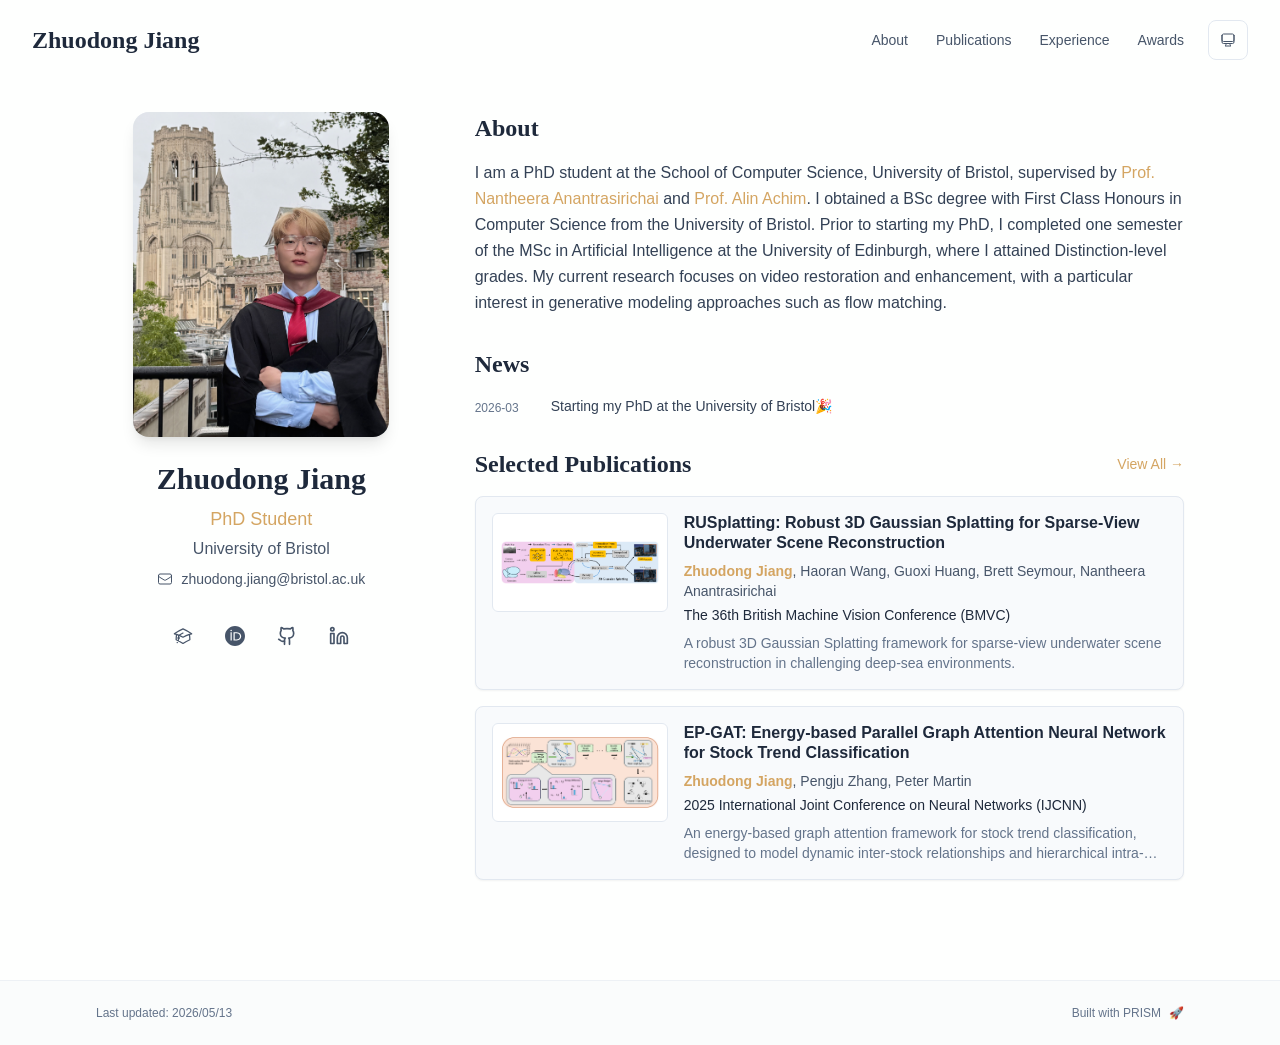
<file: index.html>
<!DOCTYPE html><html lang="en" class="scroll-smooth"><head><meta charSet="utf-8"/><meta name="viewport" content="width=device-width, initial-scale=1"/><link rel="preload" as="image" href="bio.JPG"/><link rel="stylesheet" href="/_next/static/css/8590dfe646bd45a2.css" data-precedence="next"/><link rel="preload" as="script" fetchPriority="low" href="/_next/static/chunks/webpack-679b75d1c4c2027c.js"/><script src="/_next/static/chunks/4bd1b696-70b6d399998de86a.js" async=""></script><script src="/_next/static/chunks/684-5aaa8290a129f299.js" async=""></script><script src="/_next/static/chunks/main-app-1e3bed3630643436.js" async=""></script><script src="/_next/static/chunks/461-a9a5d7b05a71d978.js" async=""></script><script src="/_next/static/chunks/874-6cc630662f3664af.js" async=""></script><script src="/_next/static/chunks/291-e39730cc9327e39b.js" async=""></script><script src="/_next/static/chunks/app/layout-926b133515a40fc3.js" async=""></script><script src="/_next/static/chunks/178-8a35d88e684927c9.js" async=""></script><script src="/_next/static/chunks/748-3e2db19ba44b58be.js" async=""></script><script src="/_next/static/chunks/app/page-a90eacf010268359.js" async=""></script><link rel="icon" href="/logo.jpeg" type="image/svg+xml"/><link rel="dns-prefetch" href="https://jialeliu.com"/><link rel="preconnect" href="https://jialeliu.com" crossorigin=""/><link rel="preload" as="font" type="font/woff2" href="https://jialeliu.com/fonts/georgiab.woff2" crossorigin=""/><script>
              try {
                const theme = localStorage.getItem('theme-storage');
                const parsed = theme ? JSON.parse(theme) : null;
                const setting = parsed?.state?.theme || 'system';
                const prefersDark = typeof window !== 'undefined' && window.matchMedia && window.matchMedia('(prefers-color-scheme: dark)').matches;
                const effective = setting === 'dark' ? 'dark' : (setting === 'light' ? 'light' : (prefersDark ? 'dark' : 'light'));
                var root = document.documentElement;
                root.classList.add(effective);
                root.setAttribute('data-theme', effective);
              } catch (e) {
                var root = document.documentElement;
                root.classList.add('light');
                root.setAttribute('data-theme', 'light');
              }
            </script><script>
    try {
      const cfg = {"enabled":true,"locales":["en"],"defaultLocale":"en","mode":"auto","fixedLocale":"en","persist":true,"switcher":true,"labels":{"en":"English"}};
      const storageKey = 'locale-storage';
      const normalize = (value) => typeof value === 'string' ? value.trim().replace('_', '-').toLowerCase() : '';
      const matchLocale = (candidate) => {
        const normalized = normalize(candidate);
        if (!normalized) return null;
        if (cfg.locales.includes(normalized)) return normalized;
        const language = normalized.split('-')[0];
        if (cfg.locales.includes(language)) return language;
        return null;
      };

      let resolved = null;

      if (cfg.persist) {
        resolved = matchLocale(localStorage.getItem(storageKey));
      }

      if (!resolved) {
        if (cfg.mode === 'fixed') {
          resolved = cfg.fixedLocale;
        } else {
          resolved = matchLocale(navigator.language);
        }
      }

      if (!resolved) {
        resolved = cfg.defaultLocale;
      }

      const root = document.documentElement;
      root.lang = resolved;
      root.setAttribute('data-locale', resolved);

      if (cfg.persist) {
        localStorage.setItem(storageKey, resolved);
      }
    } catch (e) {
      const root = document.documentElement;
      root.lang = 'en';
      root.setAttribute('data-locale', 'en');
    }
  </script><title>Zhuodong Jiang</title><meta name="description" content="PhD student at the University of Bristol."/><meta name="author" content="Zhuodong Jiang"/><meta name="keywords" content="Zhuodong Jiang,PhD,Research,University of Bristol"/><meta name="creator" content="Zhuodong Jiang"/><meta name="publisher" content="Zhuodong Jiang"/><meta property="og:title" content="Zhuodong Jiang"/><meta property="og:description" content="PhD student at the University of Bristol."/><meta property="og:site_name" content="Zhuodong Jiang&#x27;s Academic Website"/><meta property="og:locale" content="en_US"/><meta property="og:type" content="website"/><meta name="twitter:card" content="summary"/><meta name="twitter:title" content="Zhuodong Jiang"/><meta name="twitter:description" content="PhD student at the University of Bristol."/><link rel="icon" href="/logo.jpeg"/><script>document.querySelectorAll('body link[rel="icon"], body link[rel="apple-touch-icon"]').forEach(el => document.head.appendChild(el))</script><script src="/_next/static/chunks/polyfills-42372ed130431b0a.js" noModule=""></script></head><body class="font-sans antialiased"><div style="visibility:hidden"><nav class="fixed top-0 left-0 right-0 z-50" data-headlessui-state=""><div class="transition-all duration-300 ease-out bg-transparent" style="transform:translateY(-100px)"><div class="max-w-7xl mx-auto px-4 sm:px-6 lg:px-8"><div class="flex justify-between items-center h-16 lg:h-20"><div class="flex-shrink-0" tabindex="0"><a class="text-xl lg:text-2xl font-serif font-semibold text-primary hover:text-accent transition-colors duration-200" href="/">Zhuodong Jiang</a></div><div class="hidden lg:block"><div class="ml-10 flex items-center space-x-3"><div class="relative flex items-baseline space-x-1"><a data-nav-href="/" class="relative px-3 py-2 text-sm font-medium rounded-lg transition-colors duration-150 text-primary" href="/">About</a><a data-nav-href="/publications" class="relative px-3 py-2 text-sm font-medium rounded-lg transition-colors duration-150 text-neutral-600" href="/publications/">Publications</a><a data-nav-href="/experience" class="relative px-3 py-2 text-sm font-medium rounded-lg transition-colors duration-150 text-neutral-600" href="/experience/">Experience</a><a data-nav-href="/awards" class="relative px-3 py-2 text-sm font-medium rounded-lg transition-colors duration-150 text-neutral-600" href="/awards/">Awards</a></div><div class="flex items-center justify-center w-10 h-10 rounded-lg border border-neutral-200 dark:border-[rgba(148,163,184,0.24)] bg-background dark:bg-neutral-800"><div class="w-4 h-4 rounded-full bg-neutral-300 animate-pulse"></div></div></div></div><div class="lg:hidden flex items-center space-x-2"><div class="flex items-center justify-center w-10 h-10 rounded-lg border border-neutral-200 dark:border-[rgba(148,163,184,0.24)] bg-background dark:bg-neutral-800"><div class="w-4 h-4 rounded-full bg-neutral-300 animate-pulse"></div></div><button class="inline-flex items-center justify-center p-2 rounded-md text-neutral-600 hover:text-primary hover:bg-neutral-100 dark:hover:bg-neutral-800 focus:outline-none focus:ring-2 focus:ring-inset focus:ring-accent transition-colors duration-200" id="headlessui-disclosure-button-«R7pdb»" type="button" aria-expanded="false" data-headlessui-state=""><span class="sr-only">Open main menu</span><div><svg xmlns="http://www.w3.org/2000/svg" fill="none" viewBox="0 0 24 24" stroke-width="1.5" stroke="currentColor" aria-hidden="true" data-slot="icon" class="block h-6 w-6"><path stroke-linecap="round" stroke-linejoin="round" d="M3.75 6.75h16.5M3.75 12h16.5m-16.5 5.25h16.5"></path></svg></div></button></div></div></div></div></nav><main class="min-h-screen pt-16 lg:pt-20"><div class="max-w-6xl mx-auto px-4 sm:px-6 lg:px-8 py-8 bg-background min-h-screen"><div class="grid grid-cols-1 lg:grid-cols-3 gap-12"><div class="lg:col-span-1"><div class="sticky top-8" style="opacity:0;transform:translateY(20px)"><div class="w-64 max-w-full mx-auto mb-6 rounded-2xl overflow-hidden shadow-lg bg-neutral-100 dark:bg-neutral-800 hover:shadow-xl transition-all duration-200 hover:scale-105"><img alt="Zhuodong Jiang" width="2374" height="2936" decoding="async" data-nimg="1" class="w-full h-auto object-contain" style="color:transparent" src="bio.JPG"/></div><div class="text-center mb-6"><h1 class="text-3xl font-serif font-bold text-primary mb-2">Zhuodong Jiang</h1><p class="text-lg text-accent font-medium mb-1">PhD Student</p><p class="text-neutral-600 mb-2">University of Bristol</p><a href="mailto:zhuodong.jiang@bristol.ac.uk" class="inline-flex max-w-full items-center justify-center gap-2 text-sm text-neutral-600 transition-colors duration-200 hover:text-accent dark:text-neutral-400"><svg xmlns="http://www.w3.org/2000/svg" fill="none" viewBox="0 0 24 24" stroke-width="1.5" stroke="currentColor" aria-hidden="true" data-slot="icon" class="h-4 w-4 flex-shrink-0"><path stroke-linecap="round" stroke-linejoin="round" d="M21.75 6.75v10.5a2.25 2.25 0 0 1-2.25 2.25h-15a2.25 2.25 0 0 1-2.25-2.25V6.75m19.5 0A2.25 2.25 0 0 0 19.5 4.5h-15a2.25 2.25 0 0 0-2.25 2.25m19.5 0v.243a2.25 2.25 0 0 1-1.07 1.916l-7.5 4.615a2.25 2.25 0 0 1-2.36 0L3.32 8.91a2.25 2.25 0 0 1-1.07-1.916V6.75"></path></svg><span class="truncate">zhuodong.jiang@bristol.ac.uk</span></a></div><div class="flex flex-wrap justify-center gap-3 sm:gap-4 mb-6 relative px-2"><a href="https://scholar.google.com/citations?user=TAhNM6oAAAAJ&amp;hl=en&amp;authuser=1" target="_blank" rel="noopener noreferrer" class="p-2 sm:p-2 text-neutral-600 dark:text-neutral-400 hover:text-accent transition-colors duration-200" aria-label="Google Scholar"><svg xmlns="http://www.w3.org/2000/svg" fill="none" viewBox="0 0 24 24" stroke-width="1.5" stroke="currentColor" aria-hidden="true" data-slot="icon" class="h-5 w-5"><path stroke-linecap="round" stroke-linejoin="round" d="M4.26 10.147a60.438 60.438 0 0 0-.491 6.347A48.62 48.62 0 0 1 12 20.904a48.62 48.62 0 0 1 8.232-4.41 60.46 60.46 0 0 0-.491-6.347m-15.482 0a50.636 50.636 0 0 0-2.658-.813A59.906 59.906 0 0 1 12 3.493a59.903 59.903 0 0 1 10.399 5.84c-.896.248-1.783.52-2.658.814m-15.482 0A50.717 50.717 0 0 1 12 13.489a50.702 50.702 0 0 1 7.74-3.342M6.75 15a.75.75 0 1 0 0-1.5.75.75 0 0 0 0 1.5Zm0 0v-3.675A55.378 55.378 0 0 1 12 8.443m-7.007 11.55A5.981 5.981 0 0 0 6.75 15.75v-1.5"></path></svg></a><a href="https://orcid.org/my-orcid?orcid=0009-0002-5000-2752" target="_blank" rel="noopener noreferrer" class="p-2 sm:p-2 text-neutral-600 dark:text-neutral-400 hover:text-accent transition-colors duration-200" aria-label="ORCID"><svg viewBox="0 0 24 24" fill="currentColor" class="h-5 w-5" xmlns="http://www.w3.org/2000/svg"><path d="M12 0C5.372 0 0 5.372 0 12s5.372 12 12 12 12-5.372 12-12S18.628 0 12 0zM7.369 4.378c.525 0 .947.431.947.947s-.422.947-.947.947a.95.95 0 0 1-.947-.947c0-.525.422-.947.947-.947zm-.722 3.038h1.444v10.041H6.647V7.416zm3.562 0h3.9c3.712 0 5.344 2.653 5.344 5.025 0 2.578-2.016 5.025-5.325 5.025h-3.919V7.416zm1.444 1.303v7.444h2.297c3.272 0 4.022-2.484 4.022-3.722 0-2.016-1.284-3.722-4.097-3.722h-2.222z"></path></svg></a><a href="https://github.com/theflash987" target="_blank" rel="noopener noreferrer" class="p-2 sm:p-2 text-neutral-600 dark:text-neutral-400 hover:text-accent transition-colors duration-200" aria-label="GitHub"><svg xmlns="http://www.w3.org/2000/svg" width="24" height="24" viewBox="0 0 24 24" fill="none" stroke="currentColor" stroke-width="2" stroke-linecap="round" stroke-linejoin="round" class="lucide lucide-github h-5 w-5" aria-hidden="true"><path d="M15 22v-4a4.8 4.8 0 0 0-1-3.5c3 0 6-2 6-5.5.08-1.25-.27-2.48-1-3.5.28-1.15.28-2.35 0-3.5 0 0-1 0-3 1.5-2.64-.5-5.36-.5-8 0C6 2 5 2 5 2c-.3 1.15-.3 2.35 0 3.5A5.403 5.403 0 0 0 4 9c0 3.5 3 5.5 6 5.5-.39.49-.68 1.05-.85 1.65-.17.6-.22 1.23-.15 1.85v4"></path><path d="M9 18c-4.51 2-5-2-7-2"></path></svg></a><a href="https://www.linkedin.com/in/zhuodong-jiang-a0615832b/" target="_blank" rel="noopener noreferrer" class="p-2 sm:p-2 text-neutral-600 dark:text-neutral-400 hover:text-accent transition-colors duration-200" aria-label="LinkedIn"><svg xmlns="http://www.w3.org/2000/svg" width="24" height="24" viewBox="0 0 24 24" fill="none" stroke="currentColor" stroke-width="2" stroke-linecap="round" stroke-linejoin="round" class="lucide lucide-linkedin h-5 w-5" aria-hidden="true"><path d="M16 8a6 6 0 0 1 6 6v7h-4v-7a2 2 0 0 0-2-2 2 2 0 0 0-2 2v7h-4v-7a6 6 0 0 1 6-6z"></path><rect width="4" height="12" x="2" y="9"></rect><circle cx="4" cy="4" r="2"></circle></svg></a></div></div></div><div class="lg:col-span-2 space-y-8"><section id="about" class="scroll-mt-24 space-y-8"><section style="opacity:0;transform:translateY(20px)"><h2 class="text-2xl font-serif font-bold text-primary mb-4">About</h2><div class="text-neutral-700 dark:text-neutral-600 leading-relaxed"><p class="mb-4 last:mb-0">I am a PhD student at the School of Computer Science, University of Bristol, supervised by <a href="https://pui-nantheera.github.io/" node="[object Object]" target="_blank" rel="noopener noreferrer" class="text-accent font-medium transition-all duration-200 rounded hover:bg-accent/10 hover:shadow-sm">Prof. Nantheera Anantrasirichai</a> and <a href="https://www.bristol.ac.uk/people/person/Alin-Achim-a515a426-727d-480b-8d4e-a4a756d6d8f9/" node="[object Object]" target="_blank" rel="noopener noreferrer" class="text-accent font-medium transition-all duration-200 rounded hover:bg-accent/10 hover:shadow-sm">Prof. Alin Achim</a>. I obtained a BSc degree with First Class Honours in Computer Science from the University of Bristol. Prior to starting my PhD, I completed one semester of the MSc in Artificial Intelligence at the University of Edinburgh, where I attained Distinction-level grades. My current research focuses on video restoration and enhancement, with a particular interest in generative modeling approaches such as flow matching.</p></div></section><section style="opacity:0;transform:translateY(20px)"><h2 class="text-2xl font-serif font-bold text-primary mb-4">News</h2><div class="space-y-3"><div class="flex items-start space-x-3"><span class="text-xs text-neutral-500 mt-1 w-16 flex-shrink-0">2026-03</span><p class="text-sm text-neutral-700">Starting my PhD at the University of Bristol🎉</p></div></div></section><section style="opacity:0;transform:translateY(20px)"><div class="flex items-center justify-between mb-4"><h2 class="text-2xl font-serif font-bold text-primary">Selected Publications</h2><a class="text-accent hover:text-accent-dark text-sm font-medium transition-all duration-200 rounded hover:bg-accent/10 hover:shadow-sm" href="/publications/">View All<!-- --> →</a></div><div class="space-y-4"><div class="bg-neutral-50 dark:bg-neutral-800 p-4 rounded-lg shadow-sm border border-neutral-200 dark:border-[rgba(148,163,184,0.24)] hover:shadow-lg transition-all duration-200 hover:scale-[1.02]" style="opacity:0;transform:translateY(20px)"><div class="flex flex-col gap-4 sm:flex-row"><div class="w-full flex-shrink-0 sm:w-44"><div class="relative aspect-video overflow-hidden rounded-md border border-neutral-200 bg-white dark:border-neutral-700 dark:bg-neutral-900"><img alt="RUSplatting: Robust 3D Gaussian Splatting for Sparse-View Underwater Scene Reconstruction" loading="lazy" decoding="async" data-nimg="fill" class="object-contain p-2" style="position:absolute;height:100%;width:100%;left:0;top:0;right:0;bottom:0;color:transparent" src="/papers/overview_final_v2.png"/></div></div><div class="min-w-0 flex-1"><h3 class="font-semibold text-primary mb-2 leading-tight">RUSplatting: Robust 3D Gaussian Splatting for Sparse-View Underwater Scene Reconstruction</h3><p class="text-sm text-neutral-600 dark:text-neutral-500 mb-1"><span><span class="font-semibold text-accent ">Zhuodong Jiang</span>, </span><span><span class=" ">Haoran Wang</span>, </span><span><span class=" ">Guoxi Huang</span>, </span><span><span class=" ">Brett Seymour</span>, </span><span><span class=" ">Nantheera Anantrasirichai</span></span></p><p class="text-sm font-medium text-neutral-800 dark:text-neutral-600 mb-2">The 36th British Machine Vision Conference (BMVC)</p><p class="text-sm text-neutral-500 dark:text-neutral-500 line-clamp-2">A robust 3D Gaussian Splatting framework for sparse-view underwater scene reconstruction in challenging deep-sea environments.</p></div></div></div><div class="bg-neutral-50 dark:bg-neutral-800 p-4 rounded-lg shadow-sm border border-neutral-200 dark:border-[rgba(148,163,184,0.24)] hover:shadow-lg transition-all duration-200 hover:scale-[1.02]" style="opacity:0;transform:translateY(20px)"><div class="flex flex-col gap-4 sm:flex-row"><div class="w-full flex-shrink-0 sm:w-44"><div class="relative aspect-video overflow-hidden rounded-md border border-neutral-200 bg-white dark:border-neutral-700 dark:bg-neutral-900"><img alt="EP-GAT: Energy-based Parallel Graph Attention Neural Network for Stock Trend Classification" loading="lazy" decoding="async" data-nimg="fill" class="object-contain p-2" style="position:absolute;height:100%;width:100%;left:0;top:0;right:0;bottom:0;color:transparent" src="/papers/overall_structure.png"/></div></div><div class="min-w-0 flex-1"><h3 class="font-semibold text-primary mb-2 leading-tight">EP-GAT: Energy-based Parallel Graph Attention Neural Network for Stock Trend Classification</h3><p class="text-sm text-neutral-600 dark:text-neutral-500 mb-1"><span><span class="font-semibold text-accent ">Zhuodong Jiang</span>, </span><span><span class=" ">Pengju Zhang</span>, </span><span><span class=" ">Peter Martin</span></span></p><p class="text-sm font-medium text-neutral-800 dark:text-neutral-600 mb-2">2025 International Joint Conference on Neural Networks (IJCNN)</p><p class="text-sm text-neutral-500 dark:text-neutral-500 line-clamp-2">An energy-based graph attention framework for stock trend classification, designed to model dynamic inter-stock relationships and hierarchical intra-stock patterns.</p></div></div></div></div></section></section></div></div></div><!--$--><!--/$--><!--$--><!--/$--></main><footer class="border-t border-neutral-200/50 bg-neutral-50/50 dark:bg-neutral-900/50 dark:border-neutral-700/50"><div class="max-w-6xl mx-auto px-4 sm:px-6 lg:px-8 py-6"><div class="flex flex-col sm:flex-row justify-between items-center gap-2"><p class="text-xs text-neutral-500">Last updated<!-- -->: <!-- -->2026/05/13</p><p class="text-xs text-neutral-500 flex items-center"><a href="https://github.com/xyjoey/PRISM" target="_blank" rel="noopener noreferrer">Built with PRISM</a><span class="ml-2">🚀</span></p></div></div></footer></div><script src="/_next/static/chunks/webpack-679b75d1c4c2027c.js" async=""></script><script>(self.__next_f=self.__next_f||[]).push([0])</script><script>self.__next_f.push([1,"1:\"$Sreact.fragment\"\n3:I[3719,[\"461\",\"static/chunks/461-a9a5d7b05a71d978.js\",\"874\",\"static/chunks/874-6cc630662f3664af.js\",\"291\",\"static/chunks/291-e39730cc9327e39b.js\",\"177\",\"static/chunks/app/layout-926b133515a40fc3.js\"],\"ThemeProvider\"]\n4:I[310,[\"461\",\"static/chunks/461-a9a5d7b05a71d978.js\",\"874\",\"static/chunks/874-6cc630662f3664af.js\",\"291\",\"static/chunks/291-e39730cc9327e39b.js\",\"177\",\"static/chunks/app/layout-926b133515a40fc3.js\"],\"LocaleProvider\"]\n5:I[4574,[\"461\",\"static/chunks/461-a9a5d7b05a71d978.js\",\"874\",\"static/chunks/874-6cc630662f3664af.js\",\"291\",\"static/chunks/291-e39730cc9327e39b.js\",\"177\",\"static/chunks/app/layout-926b133515a40fc3.js\"],\"default\"]\n6:I[7555,[],\"\"]\n7:I[1295,[],\"\"]\n8:I[2548,[\"461\",\"static/chunks/461-a9a5d7b05a71d978.js\",\"874\",\"static/chunks/874-6cc630662f3664af.js\",\"291\",\"static/chunks/291-e39730cc9327e39b.js\",\"177\",\"static/chunks/app/layout-926b133515a40fc3.js\"],\"default\"]\n9:I[4460,[\"461\",\"static/chunks/461-a9a5d7b05a71d978.js\",\"178\",\"static/chunks/178-8a35d88e684927c9.js\",\"874\",\"static/chunks/874-6cc630662f3664af.js\",\"748\",\"static/chunks/748-3e2db19ba44b58be.js\",\"974\",\"static/chunks/app/page-a90eacf010268359.js\"],\"default\"]\na:I[9665,[],\"MetadataBoundary\"]\nc:I[9665,[],\"OutletBoundary\"]\nf:I[4911,[],\"AsyncMetadataOutlet\"]\n11:I[9665,[],\"ViewportBoundary\"]\n13:I[6614,[],\"\"]\n:HL[\"/_next/static/css/8590dfe646bd45a2.css\",\"style\"]\n2:T57d,\n    try {\n      const cfg = {\"enabled\":true,\"locales\":[\"en\"],\"defaultLocale\":\"en\",\"mode\":\"auto\",\"fixedLocale\":\"en\",\"persist\":true,\"switcher\":true,\"labels\":{\"en\":\"English\"}};\n      const storageKey = 'locale-storage';\n      const normalize = (value) =\u003e typeof value === 'string' ? value.trim().replace('_', '-').toLowerCase() : '';\n      const matchLocale = (candidate) =\u003e {\n        const normalized = normalize(candidate);\n        if (!normalized) return null;\n        if (cfg.locales.includes(normalized)) return normalized;\n        const language = normalized.split('-')[0];\n        if (cfg.locales.includes(language)) return language;\n        return null;\n      "])</script><script>self.__next_f.push([1,"};\n\n      let resolved = null;\n\n      if (cfg.persist) {\n        resolved = matchLocale(localStorage.getItem(storageKey));\n      }\n\n      if (!resolved) {\n        if (cfg.mode === 'fixed') {\n          resolved = cfg.fixedLocale;\n        } else {\n          resolved = matchLocale(navigator.language);\n        }\n      }\n\n      if (!resolved) {\n        resolved = cfg.defaultLocale;\n      }\n\n      const root = document.documentElement;\n      root.lang = resolved;\n      root.setAttribute('data-locale', resolved);\n\n      if (cfg.persist) {\n        localStorage.setItem(storageKey, resolved);\n      }\n    } catch (e) {\n      const root = document.documentElement;\n      root.lang = 'en';\n      root.setAttribute('data-locale', 'en');\n    }\n  "])</script><script>self.__next_f.push([1,"0:{\"P\":null,\"b\":\"d0l-EXaJpswST4RnT8BVG\",\"p\":\"\",\"c\":[\"\",\"\"],\"i\":false,\"f\":[[[\"\",{\"children\":[\"__PAGE__\",{}]},\"$undefined\",\"$undefined\",true],[\"\",[\"$\",\"$1\",\"c\",{\"children\":[[[\"$\",\"link\",\"0\",{\"rel\":\"stylesheet\",\"href\":\"/_next/static/css/8590dfe646bd45a2.css\",\"precedence\":\"next\",\"crossOrigin\":\"$undefined\",\"nonce\":\"$undefined\"}]],[\"$\",\"html\",null,{\"lang\":\"en\",\"className\":\"scroll-smooth\",\"suppressHydrationWarning\":true,\"children\":[[\"$\",\"head\",null,{\"children\":[[\"$\",\"link\",null,{\"rel\":\"icon\",\"href\":\"/logo.jpeg\",\"type\":\"image/svg+xml\"}],[\"$\",\"link\",null,{\"rel\":\"dns-prefetch\",\"href\":\"https://jialeliu.com\"}],[\"$\",\"link\",null,{\"rel\":\"preconnect\",\"href\":\"https://jialeliu.com\",\"crossOrigin\":\"\"}],[\"$\",\"link\",null,{\"rel\":\"preload\",\"as\":\"font\",\"type\":\"font/woff2\",\"href\":\"https://jialeliu.com/fonts/georgiab.woff2\",\"crossOrigin\":\"\"}],[\"$\",\"script\",null,{\"dangerouslySetInnerHTML\":{\"__html\":\"\\n              try {\\n                const theme = localStorage.getItem('theme-storage');\\n                const parsed = theme ? JSON.parse(theme) : null;\\n                const setting = parsed?.state?.theme || 'system';\\n                const prefersDark = typeof window !== 'undefined' \u0026\u0026 window.matchMedia \u0026\u0026 window.matchMedia('(prefers-color-scheme: dark)').matches;\\n                const effective = setting === 'dark' ? 'dark' : (setting === 'light' ? 'light' : (prefersDark ? 'dark' : 'light'));\\n                var root = document.documentElement;\\n                root.classList.add(effective);\\n                root.setAttribute('data-theme', effective);\\n              } catch (e) {\\n                var root = document.documentElement;\\n                root.classList.add('light');\\n                root.setAttribute('data-theme', 'light');\\n              }\\n            \"}}],[\"$\",\"script\",null,{\"dangerouslySetInnerHTML\":{\"__html\":\"$2\"}}]]}],[\"$\",\"body\",null,{\"className\":\"font-sans antialiased\",\"children\":[\"$\",\"$L3\",null,{\"children\":[\"$\",\"$L4\",null,{\"config\":{\"enabled\":true,\"locales\":[\"en\"],\"defaultLocale\":\"en\",\"mode\":\"auto\",\"fixedLocale\":\"en\",\"persist\":true,\"switcher\":true,\"labels\":{\"en\":\"English\"}},\"children\":[[\"$\",\"$L5\",null,{\"items\":[{\"title\":\"About\",\"type\":\"page\",\"target\":\"about\",\"href\":\"/\"},{\"title\":\"Publications\",\"type\":\"page\",\"target\":\"publications\",\"href\":\"/publications\"},{\"title\":\"Experience\",\"type\":\"page\",\"target\":\"experience\",\"href\":\"/experience\"},{\"title\":\"Awards\",\"type\":\"page\",\"target\":\"awards\",\"href\":\"/awards\"}],\"siteTitle\":\"Zhuodong Jiang\",\"enableOnePageMode\":false,\"i18n\":\"$0:f:0:1:1:props:children:1:props:children:1:props:children:props:children:props:config\",\"itemsByLocale\":{\"en\":[{\"title\":\"About\",\"type\":\"page\",\"target\":\"about\",\"href\":\"/\"},{\"title\":\"Publications\",\"type\":\"page\",\"target\":\"publications\",\"href\":\"/publications\"},{\"title\":\"Experience\",\"type\":\"page\",\"target\":\"experience\",\"href\":\"/experience\"},{\"title\":\"Awards\",\"type\":\"page\",\"target\":\"awards\",\"href\":\"/awards\"}]},\"siteTitleByLocale\":{\"en\":\"Zhuodong Jiang\"}}],[\"$\",\"main\",null,{\"className\":\"min-h-screen pt-16 lg:pt-20\",\"children\":[\"$\",\"$L6\",null,{\"parallelRouterKey\":\"children\",\"error\":\"$undefined\",\"errorStyles\":\"$undefined\",\"errorScripts\":\"$undefined\",\"template\":[\"$\",\"$L7\",null,{}],\"templateStyles\":\"$undefined\",\"templateScripts\":\"$undefined\",\"notFound\":[[[\"$\",\"title\",null,{\"children\":\"404: This page could not be found.\"}],[\"$\",\"div\",null,{\"style\":{\"fontFamily\":\"system-ui,\\\"Segoe UI\\\",Roboto,Helvetica,Arial,sans-serif,\\\"Apple Color Emoji\\\",\\\"Segoe UI Emoji\\\"\",\"height\":\"100vh\",\"textAlign\":\"center\",\"display\":\"flex\",\"flexDirection\":\"column\",\"alignItems\":\"center\",\"justifyContent\":\"center\"},\"children\":[\"$\",\"div\",null,{\"children\":[[\"$\",\"style\",null,{\"dangerouslySetInnerHTML\":{\"__html\":\"body{color:#000;background:#fff;margin:0}.next-error-h1{border-right:1px solid rgba(0,0,0,.3)}@media (prefers-color-scheme:dark){body{color:#fff;background:#000}.next-error-h1{border-right:1px solid rgba(255,255,255,.3)}}\"}}],[\"$\",\"h1\",null,{\"className\":\"next-error-h1\",\"style\":{\"display\":\"inline-block\",\"margin\":\"0 20px 0 0\",\"padding\":\"0 23px 0 0\",\"fontSize\":24,\"fontWeight\":500,\"verticalAlign\":\"top\",\"lineHeight\":\"49px\"},\"children\":404}],[\"$\",\"div\",null,{\"style\":{\"display\":\"inline-block\"},\"children\":[\"$\",\"h2\",null,{\"style\":{\"fontSize\":14,\"fontWeight\":400,\"lineHeight\":\"49px\",\"margin\":0},\"children\":\"This page could not be found.\"}]}]]}]}]],[]],\"forbidden\":\"$undefined\",\"unauthorized\":\"$undefined\"}]}],[\"$\",\"$L8\",null,{\"lastUpdated\":\"2026/05/13\",\"lastUpdatedByLocale\":{\"en\":\"2026/05/13\"},\"defaultLocale\":\"en\"}]]}]}]}]]}]]}],{\"children\":[\"__PAGE__\",[\"$\",\"$1\",\"c\",{\"children\":[[\"$\",\"$L9\",null,{\"dataByLocale\":{\"en\":{\"author\":{\"name\":\"Zhuodong Jiang\",\"title\":\"PhD Student\",\"institution\":\"University of Bristol\",\"avatar\":\"bio.JPG\"},\"social\":{\"email\":\"zhuodong.jiang@bristol.ac.uk\",\"google_scholar\":\"https://scholar.google.com/citations?user=TAhNM6oAAAAJ\u0026hl=en\u0026authuser=1\",\"orcid\":\"https://orcid.org/my-orcid?orcid=0009-0002-5000-2752\",\"github\":\"https://github.com/theflash987\",\"linkedin\":\"https://www.linkedin.com/in/zhuodong-jiang-a0615832b/\"},\"features\":{\"enable_likes\":false,\"enable_one_page_mode\":false},\"enableOnePageMode\":false,\"researchInterests\":\"$undefined\",\"pagesToShow\":[{\"type\":\"about\",\"id\":\"about\",\"sections\":[{\"id\":\"about\",\"type\":\"markdown\",\"source\":\"bio.md\",\"title\":\"About\",\"content\":\"I am a PhD student at the School of Computer Science, University of Bristol, supervised by [Prof. Nantheera Anantrasirichai](https://pui-nantheera.github.io/) and [Prof. Alin Achim](https://www.bristol.ac.uk/people/person/Alin-Achim-a515a426-727d-480b-8d4e-a4a756d6d8f9/). I obtained a BSc degree with First Class Honours in Computer Science from the University of Bristol. Prior to starting my PhD, I completed one semester of the MSc in Artificial Intelligence at the University of Edinburgh, where I attained Distinction-level grades. My current research focuses on video restoration and enhancement, with a particular interest in generative modeling approaches such as flow matching.\"},{\"id\":\"news\",\"type\":\"list\",\"title\":\"News\",\"source\":\"news.toml\",\"items\":[{\"date\":\"2026-03\",\"content\":\"Starting my PhD at the University of Bristol🎉\"}]},{\"id\":\"featured_publications\",\"type\":\"publications\",\"title\":\"Selected Publications\",\"filter\":\"selected\",\"limit\":3,\"publications\":[{\"id\":\"jiang2025rusplatting\",\"title\":\"RUSplatting: Robust 3D Gaussian Splatting for Sparse-View Underwater Scene Reconstruction\",\"authors\":[{\"name\":\"Zhuodong Jiang\",\"isHighlighted\":true,\"isCorresponding\":false,\"isCoAuthor\":false},{\"name\":\"Haoran Wang\",\"isHighlighted\":false,\"isCorresponding\":false,\"isCoAuthor\":false},{\"name\":\"Guoxi Huang\",\"isHighlighted\":false,\"isCorresponding\":false,\"isCoAuthor\":false},{\"name\":\"Brett Seymour\",\"isHighlighted\":false,\"isCorresponding\":false,\"isCoAuthor\":false},{\"name\":\"Nantheera Anantrasirichai\",\"isHighlighted\":false,\"isCorresponding\":false,\"isCoAuthor\":false}],\"year\":2025,\"type\":\"conference\",\"status\":\"published\",\"tags\":[\"3DGS\",\"Underwater Scene Reconstruction\"],\"keywords\":\"$0:f:0:1:2:children:1:props:children:0:props:dataByLocale:en:pagesToShow:0:sections:2:publications:0:tags\",\"researchArea\":\"machine-learning\",\"journal\":\"\",\"conference\":\"The 36th British Machine Vision Conference (BMVC)\",\"code\":\"https://github.com/theflash987/RUSplatting\",\"abstract\":\"\",\"description\":\"A robust 3D Gaussian Splatting framework for sparse-view underwater scene reconstruction in challenging deep-sea environments.\",\"selected\":true,\"preview\":\"overview_final_v2.png\",\"bibtex\":\"@inproceedings{jiang2025rusplatting,\\n  title = {RUSplatting: Robust 3D Gaussian Splatting for Sparse-View Underwater Scene Reconstruction},\\n  author = {Jiang, Zhuodong and Wang, Haoran and Huang, Guoxi and Seymour, Brett and Anantrasirichai, Nantheera},\\n  booktitle = {The 36th British Machine Vision Conference (BMVC)},\\n  year = {2025}\\n}\"},{\"id\":\"jiang2025ep\",\"title\":\"EP-GAT: Energy-based Parallel Graph Attention Neural Network for Stock Trend Classification\",\"authors\":[{\"name\":\"Zhuodong Jiang\",\"isHighlighted\":true,\"isCorresponding\":false,\"isCoAuthor\":false},{\"name\":\"Pengju Zhang\",\"isHighlighted\":false,\"isCorresponding\":false,\"isCoAuthor\":false},{\"name\":\"Peter Martin\",\"isHighlighted\":false,\"isCorresponding\":false,\"isCoAuthor\":false}],\"year\":2025,\"type\":\"conference\",\"status\":\"published\",\"tags\":[\"Graph Neural Network\",\"Financial Forecast\"],\"keywords\":\"$0:f:0:1:2:children:1:props:children:0:props:dataByLocale:en:pagesToShow:0:sections:2:publications:1:tags\",\"researchArea\":\"neural-networks\",\"journal\":\"\",\"conference\":\"2025 International Joint Conference on Neural Networks (IJCNN)\",\"pages\":\"1--8\",\"code\":\"https://github.com/theflash987/EP-GAT\",\"abstract\":\"\",\"description\":\"An energy-based graph attention framework for stock trend classification, designed to model dynamic inter-stock relationships and hierarchical intra-stock patterns.\",\"selected\":true,\"preview\":\"overall_structure.png\",\"bibtex\":\"@inproceedings{jiang2025ep,\\n  title = {EP-GAT: Energy-based Parallel Graph Attention Neural Network for Stock Trend Classification},\\n  author = {Jiang, Zhuodong and Zhang, Pengju and Martin, Peter},\\n  booktitle = {2025 International Joint Conference on Neural Networks (IJCNN)},\\n  pages = {1--8},\\n  year = {2025},\\n  organization = {IEEE}\\n}\"}]}]}]}},\"defaultLocale\":\"en\"}],[\"$\",\"$La\",null,{\"children\":\"$Lb\"}],null,[\"$\",\"$Lc\",null,{\"children\":[\"$Ld\",\"$Le\",[\"$\",\"$Lf\",null,{\"promise\":\"$@10\"}]]}]]}],{},null,false]},null,false],[\"$\",\"$1\",\"h\",{\"children\":[null,[\"$\",\"$1\",\"x0P7G_ffQTvVvI2S9jK1O\",{\"children\":[[\"$\",\"$L11\",null,{\"children\":\"$L12\"}],null]}],null]}],false]],\"m\":\"$undefined\",\"G\":[\"$13\",\"$undefined\"],\"s\":false,\"S\":true}\n"])</script><script>self.__next_f.push([1,"14:\"$Sreact.suspense\"\n15:I[4911,[],\"AsyncMetadata\"]\nb:[\"$\",\"$14\",null,{\"fallback\":null,\"children\":[\"$\",\"$L15\",null,{\"promise\":\"$@16\"}]}]\n"])</script><script>self.__next_f.push([1,"e:null\n"])</script><script>self.__next_f.push([1,"12:[[\"$\",\"meta\",\"0\",{\"charSet\":\"utf-8\"}],[\"$\",\"meta\",\"1\",{\"name\":\"viewport\",\"content\":\"width=device-width, initial-scale=1\"}]]\nd:null\n"])</script><script>self.__next_f.push([1,"16:{\"metadata\":[[\"$\",\"title\",\"0\",{\"children\":\"Zhuodong Jiang\"}],[\"$\",\"meta\",\"1\",{\"name\":\"description\",\"content\":\"PhD student at the University of Bristol.\"}],[\"$\",\"meta\",\"2\",{\"name\":\"author\",\"content\":\"Zhuodong Jiang\"}],[\"$\",\"meta\",\"3\",{\"name\":\"keywords\",\"content\":\"Zhuodong Jiang,PhD,Research,University of Bristol\"}],[\"$\",\"meta\",\"4\",{\"name\":\"creator\",\"content\":\"Zhuodong Jiang\"}],[\"$\",\"meta\",\"5\",{\"name\":\"publisher\",\"content\":\"Zhuodong Jiang\"}],[\"$\",\"meta\",\"6\",{\"property\":\"og:title\",\"content\":\"Zhuodong Jiang\"}],[\"$\",\"meta\",\"7\",{\"property\":\"og:description\",\"content\":\"PhD student at the University of Bristol.\"}],[\"$\",\"meta\",\"8\",{\"property\":\"og:site_name\",\"content\":\"Zhuodong Jiang's Academic Website\"}],[\"$\",\"meta\",\"9\",{\"property\":\"og:locale\",\"content\":\"en_US\"}],[\"$\",\"meta\",\"10\",{\"property\":\"og:type\",\"content\":\"website\"}],[\"$\",\"meta\",\"11\",{\"name\":\"twitter:card\",\"content\":\"summary\"}],[\"$\",\"meta\",\"12\",{\"name\":\"twitter:title\",\"content\":\"Zhuodong Jiang\"}],[\"$\",\"meta\",\"13\",{\"name\":\"twitter:description\",\"content\":\"PhD student at the University of Bristol.\"}],[\"$\",\"link\",\"14\",{\"rel\":\"icon\",\"href\":\"/logo.jpeg\"}]],\"error\":null,\"digest\":\"$undefined\"}\n10:{\"metadata\":\"$16:metadata\",\"error\":null,\"digest\":\"$undefined\"}\n"])</script></body></html>
</file>
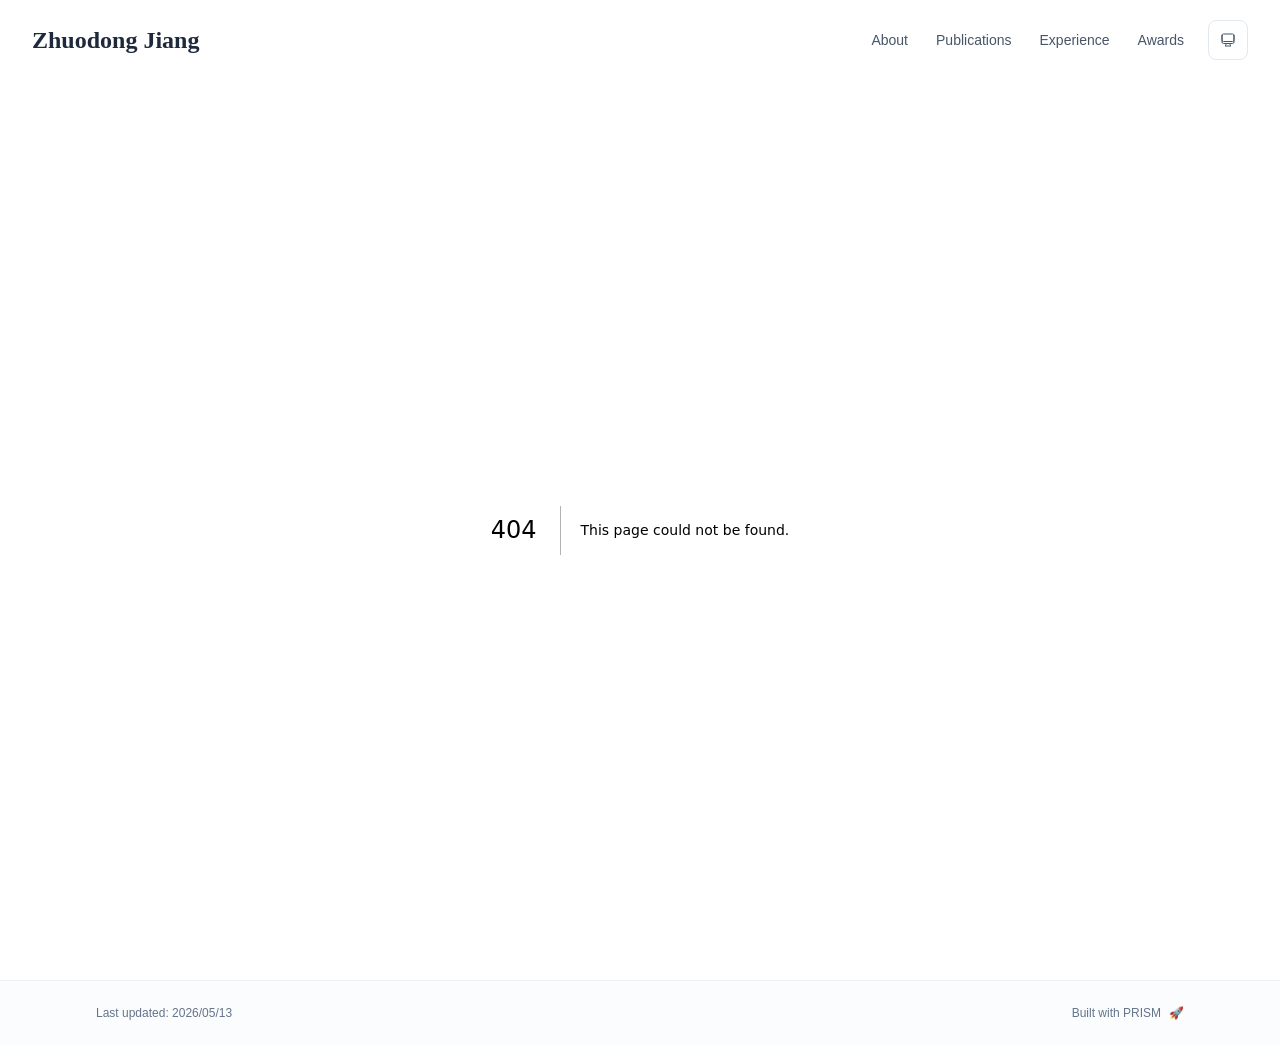
<file: 404/index.html>
<!DOCTYPE html><html lang="en" class="scroll-smooth"><head><meta charSet="utf-8"/><meta name="viewport" content="width=device-width, initial-scale=1"/><link rel="stylesheet" href="/_next/static/css/8590dfe646bd45a2.css" data-precedence="next"/><link rel="preload" as="script" fetchPriority="low" href="/_next/static/chunks/webpack-679b75d1c4c2027c.js"/><script src="/_next/static/chunks/4bd1b696-70b6d399998de86a.js" async=""></script><script src="/_next/static/chunks/684-5aaa8290a129f299.js" async=""></script><script src="/_next/static/chunks/main-app-1e3bed3630643436.js" async=""></script><script src="/_next/static/chunks/461-a9a5d7b05a71d978.js" async=""></script><script src="/_next/static/chunks/874-6cc630662f3664af.js" async=""></script><script src="/_next/static/chunks/291-e39730cc9327e39b.js" async=""></script><script src="/_next/static/chunks/app/layout-926b133515a40fc3.js" async=""></script><meta name="robots" content="noindex"/><title>404: This page could not be found.</title><link rel="icon" href="/logo.jpeg" type="image/svg+xml"/><link rel="dns-prefetch" href="https://jialeliu.com"/><link rel="preconnect" href="https://jialeliu.com" crossorigin=""/><link rel="preload" as="font" type="font/woff2" href="https://jialeliu.com/fonts/georgiab.woff2" crossorigin=""/><script>
              try {
                const theme = localStorage.getItem('theme-storage');
                const parsed = theme ? JSON.parse(theme) : null;
                const setting = parsed?.state?.theme || 'system';
                const prefersDark = typeof window !== 'undefined' && window.matchMedia && window.matchMedia('(prefers-color-scheme: dark)').matches;
                const effective = setting === 'dark' ? 'dark' : (setting === 'light' ? 'light' : (prefersDark ? 'dark' : 'light'));
                var root = document.documentElement;
                root.classList.add(effective);
                root.setAttribute('data-theme', effective);
              } catch (e) {
                var root = document.documentElement;
                root.classList.add('light');
                root.setAttribute('data-theme', 'light');
              }
            </script><script>
    try {
      const cfg = {"enabled":true,"locales":["en"],"defaultLocale":"en","mode":"auto","fixedLocale":"en","persist":true,"switcher":true,"labels":{"en":"English"}};
      const storageKey = 'locale-storage';
      const normalize = (value) => typeof value === 'string' ? value.trim().replace('_', '-').toLowerCase() : '';
      const matchLocale = (candidate) => {
        const normalized = normalize(candidate);
        if (!normalized) return null;
        if (cfg.locales.includes(normalized)) return normalized;
        const language = normalized.split('-')[0];
        if (cfg.locales.includes(language)) return language;
        return null;
      };

      let resolved = null;

      if (cfg.persist) {
        resolved = matchLocale(localStorage.getItem(storageKey));
      }

      if (!resolved) {
        if (cfg.mode === 'fixed') {
          resolved = cfg.fixedLocale;
        } else {
          resolved = matchLocale(navigator.language);
        }
      }

      if (!resolved) {
        resolved = cfg.defaultLocale;
      }

      const root = document.documentElement;
      root.lang = resolved;
      root.setAttribute('data-locale', resolved);

      if (cfg.persist) {
        localStorage.setItem(storageKey, resolved);
      }
    } catch (e) {
      const root = document.documentElement;
      root.lang = 'en';
      root.setAttribute('data-locale', 'en');
    }
  </script><title>Zhuodong Jiang</title><meta name="description" content="PhD student at the University of Bristol."/><meta name="author" content="Zhuodong Jiang"/><meta name="keywords" content="Zhuodong Jiang,PhD,Research,University of Bristol"/><meta name="creator" content="Zhuodong Jiang"/><meta name="publisher" content="Zhuodong Jiang"/><meta property="og:title" content="Zhuodong Jiang"/><meta property="og:description" content="PhD student at the University of Bristol."/><meta property="og:site_name" content="Zhuodong Jiang&#x27;s Academic Website"/><meta property="og:locale" content="en_US"/><meta property="og:type" content="website"/><meta name="twitter:card" content="summary"/><meta name="twitter:title" content="Zhuodong Jiang"/><meta name="twitter:description" content="PhD student at the University of Bristol."/><link rel="icon" href="/logo.jpeg"/><script>document.querySelectorAll('body link[rel="icon"], body link[rel="apple-touch-icon"]').forEach(el => document.head.appendChild(el))</script><script src="/_next/static/chunks/polyfills-42372ed130431b0a.js" noModule=""></script></head><body class="font-sans antialiased"><div style="visibility:hidden"><nav class="fixed top-0 left-0 right-0 z-50" data-headlessui-state=""><div class="transition-all duration-300 ease-out bg-transparent" style="transform:translateY(-100px)"><div class="max-w-7xl mx-auto px-4 sm:px-6 lg:px-8"><div class="flex justify-between items-center h-16 lg:h-20"><div class="flex-shrink-0" tabindex="0"><a class="text-xl lg:text-2xl font-serif font-semibold text-primary hover:text-accent transition-colors duration-200" href="/">Zhuodong Jiang</a></div><div class="hidden lg:block"><div class="ml-10 flex items-center space-x-3"><div class="relative flex items-baseline space-x-1"><a data-nav-href="/" class="relative px-3 py-2 text-sm font-medium rounded-lg transition-colors duration-150 text-neutral-600" href="/">About</a><a data-nav-href="/publications" class="relative px-3 py-2 text-sm font-medium rounded-lg transition-colors duration-150 text-neutral-600" href="/publications/">Publications</a><a data-nav-href="/experience" class="relative px-3 py-2 text-sm font-medium rounded-lg transition-colors duration-150 text-neutral-600" href="/experience/">Experience</a><a data-nav-href="/awards" class="relative px-3 py-2 text-sm font-medium rounded-lg transition-colors duration-150 text-neutral-600" href="/awards/">Awards</a></div><div class="flex items-center justify-center w-10 h-10 rounded-lg border border-neutral-200 dark:border-[rgba(148,163,184,0.24)] bg-background dark:bg-neutral-800"><div class="w-4 h-4 rounded-full bg-neutral-300 animate-pulse"></div></div></div></div><div class="lg:hidden flex items-center space-x-2"><div class="flex items-center justify-center w-10 h-10 rounded-lg border border-neutral-200 dark:border-[rgba(148,163,184,0.24)] bg-background dark:bg-neutral-800"><div class="w-4 h-4 rounded-full bg-neutral-300 animate-pulse"></div></div><button class="inline-flex items-center justify-center p-2 rounded-md text-neutral-600 hover:text-primary hover:bg-neutral-100 dark:hover:bg-neutral-800 focus:outline-none focus:ring-2 focus:ring-inset focus:ring-accent transition-colors duration-200" id="headlessui-disclosure-button-«R7pdb»" type="button" aria-expanded="false" data-headlessui-state=""><span class="sr-only">Open main menu</span><div><svg xmlns="http://www.w3.org/2000/svg" fill="none" viewBox="0 0 24 24" stroke-width="1.5" stroke="currentColor" aria-hidden="true" data-slot="icon" class="block h-6 w-6"><path stroke-linecap="round" stroke-linejoin="round" d="M3.75 6.75h16.5M3.75 12h16.5m-16.5 5.25h16.5"></path></svg></div></button></div></div></div></div></nav><main class="min-h-screen pt-16 lg:pt-20"><div style="font-family:system-ui,&quot;Segoe UI&quot;,Roboto,Helvetica,Arial,sans-serif,&quot;Apple Color Emoji&quot;,&quot;Segoe UI Emoji&quot;;height:100vh;text-align:center;display:flex;flex-direction:column;align-items:center;justify-content:center"><div><style>body{color:#000;background:#fff;margin:0}.next-error-h1{border-right:1px solid rgba(0,0,0,.3)}@media (prefers-color-scheme:dark){body{color:#fff;background:#000}.next-error-h1{border-right:1px solid rgba(255,255,255,.3)}}</style><h1 class="next-error-h1" style="display:inline-block;margin:0 20px 0 0;padding:0 23px 0 0;font-size:24px;font-weight:500;vertical-align:top;line-height:49px">404</h1><div style="display:inline-block"><h2 style="font-size:14px;font-weight:400;line-height:49px;margin:0">This page could not be found.</h2></div></div></div><!--$--><!--/$--><!--$--><!--/$--></main><footer class="border-t border-neutral-200/50 bg-neutral-50/50 dark:bg-neutral-900/50 dark:border-neutral-700/50"><div class="max-w-6xl mx-auto px-4 sm:px-6 lg:px-8 py-6"><div class="flex flex-col sm:flex-row justify-between items-center gap-2"><p class="text-xs text-neutral-500">Last updated<!-- -->: <!-- -->2026/05/13</p><p class="text-xs text-neutral-500 flex items-center"><a href="https://github.com/xyjoey/PRISM" target="_blank" rel="noopener noreferrer">Built with PRISM</a><span class="ml-2">🚀</span></p></div></div></footer></div><script src="/_next/static/chunks/webpack-679b75d1c4c2027c.js" async=""></script><script>(self.__next_f=self.__next_f||[]).push([0])</script><script>self.__next_f.push([1,"1:\"$Sreact.fragment\"\n3:I[3719,[\"461\",\"static/chunks/461-a9a5d7b05a71d978.js\",\"874\",\"static/chunks/874-6cc630662f3664af.js\",\"291\",\"static/chunks/291-e39730cc9327e39b.js\",\"177\",\"static/chunks/app/layout-926b133515a40fc3.js\"],\"ThemeProvider\"]\n4:I[310,[\"461\",\"static/chunks/461-a9a5d7b05a71d978.js\",\"874\",\"static/chunks/874-6cc630662f3664af.js\",\"291\",\"static/chunks/291-e39730cc9327e39b.js\",\"177\",\"static/chunks/app/layout-926b133515a40fc3.js\"],\"LocaleProvider\"]\n5:I[4574,[\"461\",\"static/chunks/461-a9a5d7b05a71d978.js\",\"874\",\"static/chunks/874-6cc630662f3664af.js\",\"291\",\"static/chunks/291-e39730cc9327e39b.js\",\"177\",\"static/chunks/app/layout-926b133515a40fc3.js\"],\"default\"]\n6:I[7555,[],\"\"]\n7:I[1295,[],\"\"]\n8:I[2548,[\"461\",\"static/chunks/461-a9a5d7b05a71d978.js\",\"874\",\"static/chunks/874-6cc630662f3664af.js\",\"291\",\"static/chunks/291-e39730cc9327e39b.js\",\"177\",\"static/chunks/app/layout-926b133515a40fc3.js\"],\"default\"]\n9:I[9665,[],\"MetadataBoundary\"]\nb:I[9665,[],\"OutletBoundary\"]\ne:I[4911,[],\"AsyncMetadataOutlet\"]\n10:I[9665,[],\"ViewportBoundary\"]\n12:I[6614,[],\"\"]\n:HL[\"/_next/static/css/8590dfe646bd45a2.css\",\"style\"]\n2:T57d,\n    try {\n      const cfg = {\"enabled\":true,\"locales\":[\"en\"],\"defaultLocale\":\"en\",\"mode\":\"auto\",\"fixedLocale\":\"en\",\"persist\":true,\"switcher\":true,\"labels\":{\"en\":\"English\"}};\n      const storageKey = 'locale-storage';\n      const normalize = (value) =\u003e typeof value === 'string' ? value.trim().replace('_', '-').toLowerCase() : '';\n      const matchLocale = (candidate) =\u003e {\n        const normalized = normalize(candidate);\n        if (!normalized) return null;\n        if (cfg.locales.includes(normalized)) return normalized;\n        const language = normalized.split('-')[0];\n        if (cfg.locales.includes(language)) return language;\n        return null;\n      };\n\n      let resolved = null;\n\n      if (cfg.persist) {\n        resolved = matchLocale(localStorage.getItem(storageKey));\n      }\n\n      if (!resolved) {\n        if (cfg.mode === 'fixed') {\n          resolved = cfg.fixedLocale;\n        } else {\n          r"])</script><script>self.__next_f.push([1,"esolved = matchLocale(navigator.language);\n        }\n      }\n\n      if (!resolved) {\n        resolved = cfg.defaultLocale;\n      }\n\n      const root = document.documentElement;\n      root.lang = resolved;\n      root.setAttribute('data-locale', resolved);\n\n      if (cfg.persist) {\n        localStorage.setItem(storageKey, resolved);\n      }\n    } catch (e) {\n      const root = document.documentElement;\n      root.lang = 'en';\n      root.setAttribute('data-locale', 'en');\n    }\n  "])</script><script>self.__next_f.push([1,"0:{\"P\":null,\"b\":\"d0l-EXaJpswST4RnT8BVG\",\"p\":\"\",\"c\":[\"\",\"_not-found\",\"\"],\"i\":false,\"f\":[[[\"\",{\"children\":[\"/_not-found\",{\"children\":[\"__PAGE__\",{}]}]},\"$undefined\",\"$undefined\",true],[\"\",[\"$\",\"$1\",\"c\",{\"children\":[[[\"$\",\"link\",\"0\",{\"rel\":\"stylesheet\",\"href\":\"/_next/static/css/8590dfe646bd45a2.css\",\"precedence\":\"next\",\"crossOrigin\":\"$undefined\",\"nonce\":\"$undefined\"}]],[\"$\",\"html\",null,{\"lang\":\"en\",\"className\":\"scroll-smooth\",\"suppressHydrationWarning\":true,\"children\":[[\"$\",\"head\",null,{\"children\":[[\"$\",\"link\",null,{\"rel\":\"icon\",\"href\":\"/logo.jpeg\",\"type\":\"image/svg+xml\"}],[\"$\",\"link\",null,{\"rel\":\"dns-prefetch\",\"href\":\"https://jialeliu.com\"}],[\"$\",\"link\",null,{\"rel\":\"preconnect\",\"href\":\"https://jialeliu.com\",\"crossOrigin\":\"\"}],[\"$\",\"link\",null,{\"rel\":\"preload\",\"as\":\"font\",\"type\":\"font/woff2\",\"href\":\"https://jialeliu.com/fonts/georgiab.woff2\",\"crossOrigin\":\"\"}],[\"$\",\"script\",null,{\"dangerouslySetInnerHTML\":{\"__html\":\"\\n              try {\\n                const theme = localStorage.getItem('theme-storage');\\n                const parsed = theme ? JSON.parse(theme) : null;\\n                const setting = parsed?.state?.theme || 'system';\\n                const prefersDark = typeof window !== 'undefined' \u0026\u0026 window.matchMedia \u0026\u0026 window.matchMedia('(prefers-color-scheme: dark)').matches;\\n                const effective = setting === 'dark' ? 'dark' : (setting === 'light' ? 'light' : (prefersDark ? 'dark' : 'light'));\\n                var root = document.documentElement;\\n                root.classList.add(effective);\\n                root.setAttribute('data-theme', effective);\\n              } catch (e) {\\n                var root = document.documentElement;\\n                root.classList.add('light');\\n                root.setAttribute('data-theme', 'light');\\n              }\\n            \"}}],[\"$\",\"script\",null,{\"dangerouslySetInnerHTML\":{\"__html\":\"$2\"}}]]}],[\"$\",\"body\",null,{\"className\":\"font-sans antialiased\",\"children\":[\"$\",\"$L3\",null,{\"children\":[\"$\",\"$L4\",null,{\"config\":{\"enabled\":true,\"locales\":[\"en\"],\"defaultLocale\":\"en\",\"mode\":\"auto\",\"fixedLocale\":\"en\",\"persist\":true,\"switcher\":true,\"labels\":{\"en\":\"English\"}},\"children\":[[\"$\",\"$L5\",null,{\"items\":[{\"title\":\"About\",\"type\":\"page\",\"target\":\"about\",\"href\":\"/\"},{\"title\":\"Publications\",\"type\":\"page\",\"target\":\"publications\",\"href\":\"/publications\"},{\"title\":\"Experience\",\"type\":\"page\",\"target\":\"experience\",\"href\":\"/experience\"},{\"title\":\"Awards\",\"type\":\"page\",\"target\":\"awards\",\"href\":\"/awards\"}],\"siteTitle\":\"Zhuodong Jiang\",\"enableOnePageMode\":false,\"i18n\":\"$0:f:0:1:1:props:children:1:props:children:1:props:children:props:children:props:config\",\"itemsByLocale\":{\"en\":[{\"title\":\"About\",\"type\":\"page\",\"target\":\"about\",\"href\":\"/\"},{\"title\":\"Publications\",\"type\":\"page\",\"target\":\"publications\",\"href\":\"/publications\"},{\"title\":\"Experience\",\"type\":\"page\",\"target\":\"experience\",\"href\":\"/experience\"},{\"title\":\"Awards\",\"type\":\"page\",\"target\":\"awards\",\"href\":\"/awards\"}]},\"siteTitleByLocale\":{\"en\":\"Zhuodong Jiang\"}}],[\"$\",\"main\",null,{\"className\":\"min-h-screen pt-16 lg:pt-20\",\"children\":[\"$\",\"$L6\",null,{\"parallelRouterKey\":\"children\",\"error\":\"$undefined\",\"errorStyles\":\"$undefined\",\"errorScripts\":\"$undefined\",\"template\":[\"$\",\"$L7\",null,{}],\"templateStyles\":\"$undefined\",\"templateScripts\":\"$undefined\",\"notFound\":[[[\"$\",\"title\",null,{\"children\":\"404: This page could not be found.\"}],[\"$\",\"div\",null,{\"style\":{\"fontFamily\":\"system-ui,\\\"Segoe UI\\\",Roboto,Helvetica,Arial,sans-serif,\\\"Apple Color Emoji\\\",\\\"Segoe UI Emoji\\\"\",\"height\":\"100vh\",\"textAlign\":\"center\",\"display\":\"flex\",\"flexDirection\":\"column\",\"alignItems\":\"center\",\"justifyContent\":\"center\"},\"children\":[\"$\",\"div\",null,{\"children\":[[\"$\",\"style\",null,{\"dangerouslySetInnerHTML\":{\"__html\":\"body{color:#000;background:#fff;margin:0}.next-error-h1{border-right:1px solid rgba(0,0,0,.3)}@media (prefers-color-scheme:dark){body{color:#fff;background:#000}.next-error-h1{border-right:1px solid rgba(255,255,255,.3)}}\"}}],[\"$\",\"h1\",null,{\"className\":\"next-error-h1\",\"style\":{\"display\":\"inline-block\",\"margin\":\"0 20px 0 0\",\"padding\":\"0 23px 0 0\",\"fontSize\":24,\"fontWeight\":500,\"verticalAlign\":\"top\",\"lineHeight\":\"49px\"},\"children\":404}],[\"$\",\"div\",null,{\"style\":{\"display\":\"inline-block\"},\"children\":[\"$\",\"h2\",null,{\"style\":{\"fontSize\":14,\"fontWeight\":400,\"lineHeight\":\"49px\",\"margin\":0},\"children\":\"This page could not be found.\"}]}]]}]}]],[]],\"forbidden\":\"$undefined\",\"unauthorized\":\"$undefined\"}]}],[\"$\",\"$L8\",null,{\"lastUpdated\":\"2026/05/13\",\"lastUpdatedByLocale\":{\"en\":\"2026/05/13\"},\"defaultLocale\":\"en\"}]]}]}]}]]}]]}],{\"children\":[\"/_not-found\",[\"$\",\"$1\",\"c\",{\"children\":[null,[\"$\",\"$L6\",null,{\"parallelRouterKey\":\"children\",\"error\":\"$undefined\",\"errorStyles\":\"$undefined\",\"errorScripts\":\"$undefined\",\"template\":[\"$\",\"$L7\",null,{}],\"templateStyles\":\"$undefined\",\"templateScripts\":\"$undefined\",\"notFound\":\"$undefined\",\"forbidden\":\"$undefined\",\"unauthorized\":\"$undefined\"}]]}],{\"children\":[\"__PAGE__\",[\"$\",\"$1\",\"c\",{\"children\":[[[\"$\",\"title\",null,{\"children\":\"404: This page could not be found.\"}],[\"$\",\"div\",null,{\"style\":\"$0:f:0:1:1:props:children:1:props:children:1:props:children:props:children:props:children:1:props:children:props:notFound:0:1:props:style\",\"children\":[\"$\",\"div\",null,{\"children\":[[\"$\",\"style\",null,{\"dangerouslySetInnerHTML\":{\"__html\":\"body{color:#000;background:#fff;margin:0}.next-error-h1{border-right:1px solid rgba(0,0,0,.3)}@media (prefers-color-scheme:dark){body{color:#fff;background:#000}.next-error-h1{border-right:1px solid rgba(255,255,255,.3)}}\"}}],[\"$\",\"h1\",null,{\"className\":\"next-error-h1\",\"style\":\"$0:f:0:1:1:props:children:1:props:children:1:props:children:props:children:props:children:1:props:children:props:notFound:0:1:props:children:props:children:1:props:style\",\"children\":404}],[\"$\",\"div\",null,{\"style\":\"$0:f:0:1:1:props:children:1:props:children:1:props:children:props:children:props:children:1:props:children:props:notFound:0:1:props:children:props:children:2:props:style\",\"children\":[\"$\",\"h2\",null,{\"style\":\"$0:f:0:1:1:props:children:1:props:children:1:props:children:props:children:props:children:1:props:children:props:notFound:0:1:props:children:props:children:2:props:children:props:style\",\"children\":\"This page could not be found.\"}]}]]}]}]],[\"$\",\"$L9\",null,{\"children\":\"$La\"}],null,[\"$\",\"$Lb\",null,{\"children\":[\"$Lc\",\"$Ld\",[\"$\",\"$Le\",null,{\"promise\":\"$@f\"}]]}]]}],{},null,false]},null,false]},null,false],[\"$\",\"$1\",\"h\",{\"children\":[[\"$\",\"meta\",null,{\"name\":\"robots\",\"content\":\"noindex\"}],[\"$\",\"$1\",\"Dx8DVYE99nmW0i3UWET4g\",{\"children\":[[\"$\",\"$L10\",null,{\"children\":\"$L11\"}],null]}],null]}],false]],\"m\":\"$undefined\",\"G\":[\"$12\",\"$undefined\"],\"s\":false,\"S\":true}\n"])</script><script>self.__next_f.push([1,"13:\"$Sreact.suspense\"\n14:I[4911,[],\"AsyncMetadata\"]\na:[\"$\",\"$13\",null,{\"fallback\":null,\"children\":[\"$\",\"$L14\",null,{\"promise\":\"$@15\"}]}]\n"])</script><script>self.__next_f.push([1,"d:null\n"])</script><script>self.__next_f.push([1,"11:[[\"$\",\"meta\",\"0\",{\"charSet\":\"utf-8\"}],[\"$\",\"meta\",\"1\",{\"name\":\"viewport\",\"content\":\"width=device-width, initial-scale=1\"}]]\nc:null\n"])</script><script>self.__next_f.push([1,"15:{\"metadata\":[[\"$\",\"title\",\"0\",{\"children\":\"Zhuodong Jiang\"}],[\"$\",\"meta\",\"1\",{\"name\":\"description\",\"content\":\"PhD student at the University of Bristol.\"}],[\"$\",\"meta\",\"2\",{\"name\":\"author\",\"content\":\"Zhuodong Jiang\"}],[\"$\",\"meta\",\"3\",{\"name\":\"keywords\",\"content\":\"Zhuodong Jiang,PhD,Research,University of Bristol\"}],[\"$\",\"meta\",\"4\",{\"name\":\"creator\",\"content\":\"Zhuodong Jiang\"}],[\"$\",\"meta\",\"5\",{\"name\":\"publisher\",\"content\":\"Zhuodong Jiang\"}],[\"$\",\"meta\",\"6\",{\"property\":\"og:title\",\"content\":\"Zhuodong Jiang\"}],[\"$\",\"meta\",\"7\",{\"property\":\"og:description\",\"content\":\"PhD student at the University of Bristol.\"}],[\"$\",\"meta\",\"8\",{\"property\":\"og:site_name\",\"content\":\"Zhuodong Jiang's Academic Website\"}],[\"$\",\"meta\",\"9\",{\"property\":\"og:locale\",\"content\":\"en_US\"}],[\"$\",\"meta\",\"10\",{\"property\":\"og:type\",\"content\":\"website\"}],[\"$\",\"meta\",\"11\",{\"name\":\"twitter:card\",\"content\":\"summary\"}],[\"$\",\"meta\",\"12\",{\"name\":\"twitter:title\",\"content\":\"Zhuodong Jiang\"}],[\"$\",\"meta\",\"13\",{\"name\":\"twitter:description\",\"content\":\"PhD student at the University of Bristol.\"}],[\"$\",\"link\",\"14\",{\"rel\":\"icon\",\"href\":\"/logo.jpeg\"}]],\"error\":null,\"digest\":\"$undefined\"}\nf:{\"metadata\":\"$15:metadata\",\"error\":null,\"digest\":\"$undefined\"}\n"])</script></body></html>
</file>
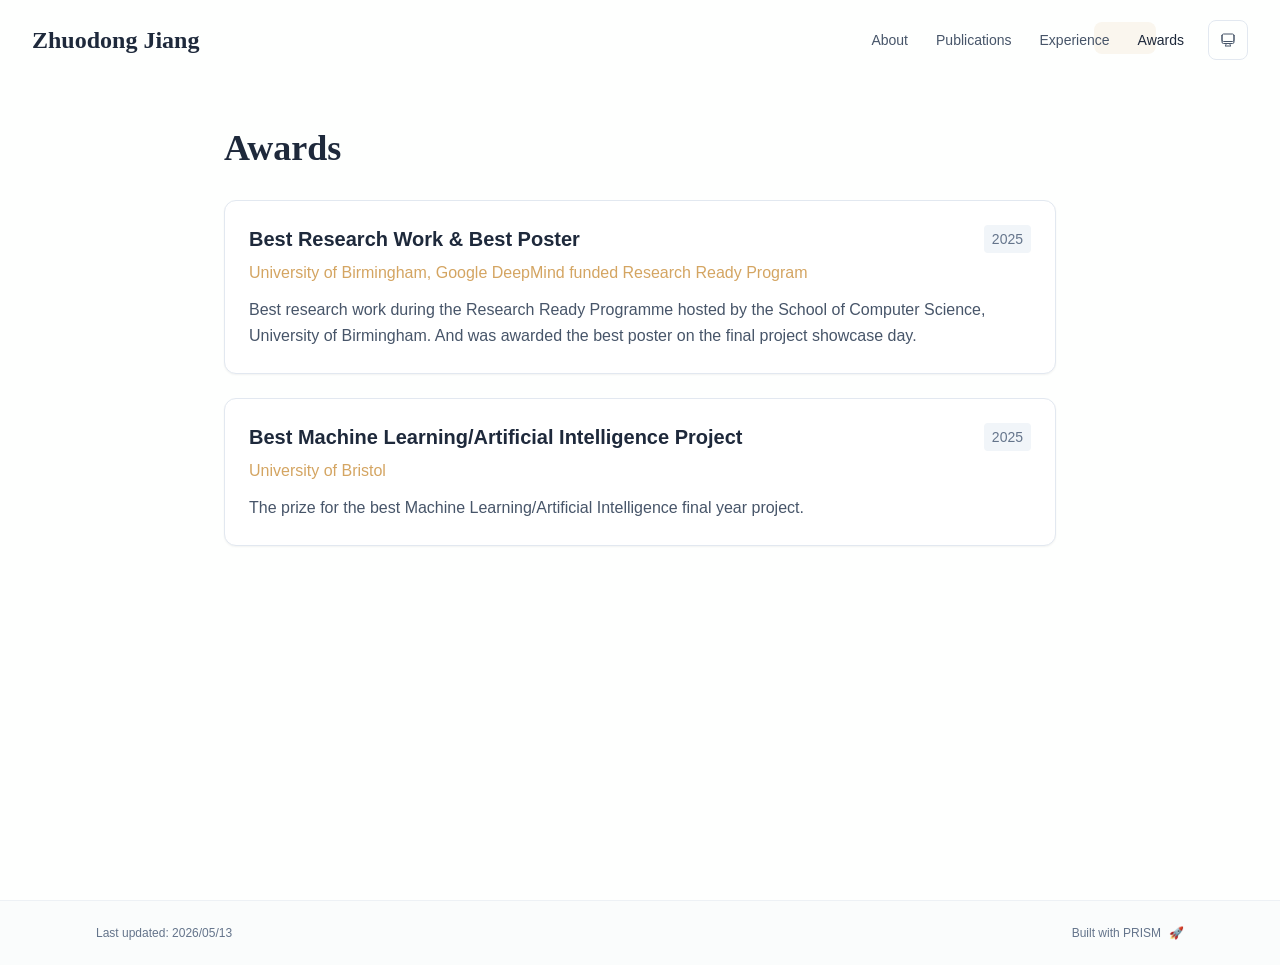
<file: awards/index.html>
<!DOCTYPE html><html lang="en" class="scroll-smooth"><head><meta charSet="utf-8"/><meta name="viewport" content="width=device-width, initial-scale=1"/><link rel="stylesheet" href="/_next/static/css/8590dfe646bd45a2.css" data-precedence="next"/><link rel="preload" as="script" fetchPriority="low" href="/_next/static/chunks/webpack-679b75d1c4c2027c.js"/><script src="/_next/static/chunks/4bd1b696-70b6d399998de86a.js" async=""></script><script src="/_next/static/chunks/684-5aaa8290a129f299.js" async=""></script><script src="/_next/static/chunks/main-app-1e3bed3630643436.js" async=""></script><script src="/_next/static/chunks/461-a9a5d7b05a71d978.js" async=""></script><script src="/_next/static/chunks/874-6cc630662f3664af.js" async=""></script><script src="/_next/static/chunks/291-e39730cc9327e39b.js" async=""></script><script src="/_next/static/chunks/app/layout-926b133515a40fc3.js" async=""></script><script src="/_next/static/chunks/178-8a35d88e684927c9.js" async=""></script><script src="/_next/static/chunks/748-3e2db19ba44b58be.js" async=""></script><script src="/_next/static/chunks/app/%5Bslug%5D/page-dc59ab9b1e436eca.js" async=""></script><link rel="icon" href="/logo.jpeg" type="image/svg+xml"/><link rel="dns-prefetch" href="https://jialeliu.com"/><link rel="preconnect" href="https://jialeliu.com" crossorigin=""/><link rel="preload" as="font" type="font/woff2" href="https://jialeliu.com/fonts/georgiab.woff2" crossorigin=""/><script>
              try {
                const theme = localStorage.getItem('theme-storage');
                const parsed = theme ? JSON.parse(theme) : null;
                const setting = parsed?.state?.theme || 'system';
                const prefersDark = typeof window !== 'undefined' && window.matchMedia && window.matchMedia('(prefers-color-scheme: dark)').matches;
                const effective = setting === 'dark' ? 'dark' : (setting === 'light' ? 'light' : (prefersDark ? 'dark' : 'light'));
                var root = document.documentElement;
                root.classList.add(effective);
                root.setAttribute('data-theme', effective);
              } catch (e) {
                var root = document.documentElement;
                root.classList.add('light');
                root.setAttribute('data-theme', 'light');
              }
            </script><script>
    try {
      const cfg = {"enabled":true,"locales":["en"],"defaultLocale":"en","mode":"auto","fixedLocale":"en","persist":true,"switcher":true,"labels":{"en":"English"}};
      const storageKey = 'locale-storage';
      const normalize = (value) => typeof value === 'string' ? value.trim().replace('_', '-').toLowerCase() : '';
      const matchLocale = (candidate) => {
        const normalized = normalize(candidate);
        if (!normalized) return null;
        if (cfg.locales.includes(normalized)) return normalized;
        const language = normalized.split('-')[0];
        if (cfg.locales.includes(language)) return language;
        return null;
      };

      let resolved = null;

      if (cfg.persist) {
        resolved = matchLocale(localStorage.getItem(storageKey));
      }

      if (!resolved) {
        if (cfg.mode === 'fixed') {
          resolved = cfg.fixedLocale;
        } else {
          resolved = matchLocale(navigator.language);
        }
      }

      if (!resolved) {
        resolved = cfg.defaultLocale;
      }

      const root = document.documentElement;
      root.lang = resolved;
      root.setAttribute('data-locale', resolved);

      if (cfg.persist) {
        localStorage.setItem(storageKey, resolved);
      }
    } catch (e) {
      const root = document.documentElement;
      root.lang = 'en';
      root.setAttribute('data-locale', 'en');
    }
  </script><title>Awards | Zhuodong Jiang</title><meta name="author" content="Zhuodong Jiang"/><meta name="keywords" content="Zhuodong Jiang,PhD,Research,University of Bristol"/><meta name="creator" content="Zhuodong Jiang"/><meta name="publisher" content="Zhuodong Jiang"/><meta property="og:title" content="Zhuodong Jiang"/><meta property="og:description" content="PhD student at the University of Bristol."/><meta property="og:site_name" content="Zhuodong Jiang&#x27;s Academic Website"/><meta property="og:locale" content="en_US"/><meta property="og:type" content="website"/><meta name="twitter:card" content="summary"/><meta name="twitter:title" content="Zhuodong Jiang"/><meta name="twitter:description" content="PhD student at the University of Bristol."/><link rel="icon" href="/logo.jpeg"/><script>document.querySelectorAll('body link[rel="icon"], body link[rel="apple-touch-icon"]').forEach(el => document.head.appendChild(el))</script><script src="/_next/static/chunks/polyfills-42372ed130431b0a.js" noModule=""></script></head><body class="font-sans antialiased"><div style="visibility:hidden"><nav class="fixed top-0 left-0 right-0 z-50" data-headlessui-state=""><div class="transition-all duration-300 ease-out bg-transparent" style="transform:translateY(-100px)"><div class="max-w-7xl mx-auto px-4 sm:px-6 lg:px-8"><div class="flex justify-between items-center h-16 lg:h-20"><div class="flex-shrink-0" tabindex="0"><a class="text-xl lg:text-2xl font-serif font-semibold text-primary hover:text-accent transition-colors duration-200" href="/">Zhuodong Jiang</a></div><div class="hidden lg:block"><div class="ml-10 flex items-center space-x-3"><div class="relative flex items-baseline space-x-1"><a data-nav-href="/" class="relative px-3 py-2 text-sm font-medium rounded-lg transition-colors duration-150 text-neutral-600" href="/">About</a><a data-nav-href="/publications" class="relative px-3 py-2 text-sm font-medium rounded-lg transition-colors duration-150 text-neutral-600" href="/publications/">Publications</a><a data-nav-href="/experience" class="relative px-3 py-2 text-sm font-medium rounded-lg transition-colors duration-150 text-neutral-600" href="/experience/">Experience</a><a data-nav-href="/awards" class="relative px-3 py-2 text-sm font-medium rounded-lg transition-colors duration-150 text-primary" href="/awards/">Awards</a></div><div class="flex items-center justify-center w-10 h-10 rounded-lg border border-neutral-200 dark:border-[rgba(148,163,184,0.24)] bg-background dark:bg-neutral-800"><div class="w-4 h-4 rounded-full bg-neutral-300 animate-pulse"></div></div></div></div><div class="lg:hidden flex items-center space-x-2"><div class="flex items-center justify-center w-10 h-10 rounded-lg border border-neutral-200 dark:border-[rgba(148,163,184,0.24)] bg-background dark:bg-neutral-800"><div class="w-4 h-4 rounded-full bg-neutral-300 animate-pulse"></div></div><button class="inline-flex items-center justify-center p-2 rounded-md text-neutral-600 hover:text-primary hover:bg-neutral-100 dark:hover:bg-neutral-800 focus:outline-none focus:ring-2 focus:ring-inset focus:ring-accent transition-colors duration-200" id="headlessui-disclosure-button-«R7pdb»" type="button" aria-expanded="false" data-headlessui-state=""><span class="sr-only">Open main menu</span><div><svg xmlns="http://www.w3.org/2000/svg" fill="none" viewBox="0 0 24 24" stroke-width="1.5" stroke="currentColor" aria-hidden="true" data-slot="icon" class="block h-6 w-6"><path stroke-linecap="round" stroke-linejoin="round" d="M3.75 6.75h16.5M3.75 12h16.5m-16.5 5.25h16.5"></path></svg></div></button></div></div></div></div></nav><main class="min-h-screen pt-16 lg:pt-20"><div class="max-w-4xl mx-auto px-4 sm:px-6 lg:px-8 py-12"><div style="opacity:0;transform:translateY(20px)"><div class="mb-8"><h1 class="text-4xl font-serif font-bold text-primary mb-4">Awards</h1></div><div class="grid gap-6"><div class="bg-white dark:bg-neutral-900 p-6 rounded-xl shadow-sm border border-neutral-200 dark:border-neutral-800 hover:shadow-lg transition-all duration-200 hover:scale-[1.01]" style="opacity:0;transform:translateY(20px)"><div class="flex justify-between items-start mb-2"><h3 class="text-xl font-semibold text-primary">Best Research Work &amp; Best Poster</h3><span class="text-sm text-neutral-500 font-medium bg-neutral-100 dark:bg-neutral-800 px-2 py-1 rounded">2025</span></div><p class="text-base text-accent font-medium mb-3">University of Birmingham, Google DeepMind funded Research Ready Program</p><div class="text-base text-neutral-600 dark:text-neutral-500 leading-relaxed"><p class="mb-3 last:mb-0">Best research work during the Research Ready Programme hosted by the School of Computer Science, University of Birmingham. And was awarded the best poster on the final project showcase day.</p></div></div><div class="bg-white dark:bg-neutral-900 p-6 rounded-xl shadow-sm border border-neutral-200 dark:border-neutral-800 hover:shadow-lg transition-all duration-200 hover:scale-[1.01]" style="opacity:0;transform:translateY(20px)"><div class="flex justify-between items-start mb-2"><h3 class="text-xl font-semibold text-primary">Best Machine Learning/Artificial Intelligence Project</h3><span class="text-sm text-neutral-500 font-medium bg-neutral-100 dark:bg-neutral-800 px-2 py-1 rounded">2025</span></div><p class="text-base text-accent font-medium mb-3">University of Bristol</p><div class="text-base text-neutral-600 dark:text-neutral-500 leading-relaxed"><p class="mb-3 last:mb-0">The prize for the best Machine Learning/Artificial Intelligence final year project.</p></div></div></div></div></div><!--$--><!--/$--><!--$--><!--/$--></main><footer class="border-t border-neutral-200/50 bg-neutral-50/50 dark:bg-neutral-900/50 dark:border-neutral-700/50"><div class="max-w-6xl mx-auto px-4 sm:px-6 lg:px-8 py-6"><div class="flex flex-col sm:flex-row justify-between items-center gap-2"><p class="text-xs text-neutral-500">Last updated<!-- -->: <!-- -->2026/05/13</p><p class="text-xs text-neutral-500 flex items-center"><a href="https://github.com/xyjoey/PRISM" target="_blank" rel="noopener noreferrer">Built with PRISM</a><span class="ml-2">🚀</span></p></div></div></footer></div><script src="/_next/static/chunks/webpack-679b75d1c4c2027c.js" async=""></script><script>(self.__next_f=self.__next_f||[]).push([0])</script><script>self.__next_f.push([1,"1:\"$Sreact.fragment\"\n3:I[3719,[\"461\",\"static/chunks/461-a9a5d7b05a71d978.js\",\"874\",\"static/chunks/874-6cc630662f3664af.js\",\"291\",\"static/chunks/291-e39730cc9327e39b.js\",\"177\",\"static/chunks/app/layout-926b133515a40fc3.js\"],\"ThemeProvider\"]\n4:I[310,[\"461\",\"static/chunks/461-a9a5d7b05a71d978.js\",\"874\",\"static/chunks/874-6cc630662f3664af.js\",\"291\",\"static/chunks/291-e39730cc9327e39b.js\",\"177\",\"static/chunks/app/layout-926b133515a40fc3.js\"],\"LocaleProvider\"]\n5:I[4574,[\"461\",\"static/chunks/461-a9a5d7b05a71d978.js\",\"874\",\"static/chunks/874-6cc630662f3664af.js\",\"291\",\"static/chunks/291-e39730cc9327e39b.js\",\"177\",\"static/chunks/app/layout-926b133515a40fc3.js\"],\"default\"]\n6:I[7555,[],\"\"]\n7:I[1295,[],\"\"]\n8:I[2548,[\"461\",\"static/chunks/461-a9a5d7b05a71d978.js\",\"874\",\"static/chunks/874-6cc630662f3664af.js\",\"291\",\"static/chunks/291-e39730cc9327e39b.js\",\"177\",\"static/chunks/app/layout-926b133515a40fc3.js\"],\"default\"]\na:I[9665,[],\"MetadataBoundary\"]\nc:I[9665,[],\"OutletBoundary\"]\nf:I[4911,[],\"AsyncMetadataOutlet\"]\n11:I[9665,[],\"ViewportBoundary\"]\n13:I[6614,[],\"\"]\n:HL[\"/_next/static/css/8590dfe646bd45a2.css\",\"style\"]\n2:T57d,\n    try {\n      const cfg = {\"enabled\":true,\"locales\":[\"en\"],\"defaultLocale\":\"en\",\"mode\":\"auto\",\"fixedLocale\":\"en\",\"persist\":true,\"switcher\":true,\"labels\":{\"en\":\"English\"}};\n      const storageKey = 'locale-storage';\n      const normalize = (value) =\u003e typeof value === 'string' ? value.trim().replace('_', '-').toLowerCase() : '';\n      const matchLocale = (candidate) =\u003e {\n        const normalized = normalize(candidate);\n        if (!normalized) return null;\n        if (cfg.locales.includes(normalized)) return normalized;\n        const language = normalized.split('-')[0];\n        if (cfg.locales.includes(language)) return language;\n        return null;\n      };\n\n      let resolved = null;\n\n      if (cfg.persist) {\n        resolved = matchLocale(localStorage.getItem(storageKey));\n      }\n\n      if (!resolved) {\n        if (cfg.mode === 'fixed') {\n          resolved = cfg.fixedLocale;\n        } else {\n          r"])</script><script>self.__next_f.push([1,"esolved = matchLocale(navigator.language);\n        }\n      }\n\n      if (!resolved) {\n        resolved = cfg.defaultLocale;\n      }\n\n      const root = document.documentElement;\n      root.lang = resolved;\n      root.setAttribute('data-locale', resolved);\n\n      if (cfg.persist) {\n        localStorage.setItem(storageKey, resolved);\n      }\n    } catch (e) {\n      const root = document.documentElement;\n      root.lang = 'en';\n      root.setAttribute('data-locale', 'en');\n    }\n  "])</script><script>self.__next_f.push([1,"0:{\"P\":null,\"b\":\"d0l-EXaJpswST4RnT8BVG\",\"p\":\"\",\"c\":[\"\",\"awards\",\"\"],\"i\":false,\"f\":[[[\"\",{\"children\":[[\"slug\",\"awards\",\"d\"],{\"children\":[\"__PAGE__\",{}]}]},\"$undefined\",\"$undefined\",true],[\"\",[\"$\",\"$1\",\"c\",{\"children\":[[[\"$\",\"link\",\"0\",{\"rel\":\"stylesheet\",\"href\":\"/_next/static/css/8590dfe646bd45a2.css\",\"precedence\":\"next\",\"crossOrigin\":\"$undefined\",\"nonce\":\"$undefined\"}]],[\"$\",\"html\",null,{\"lang\":\"en\",\"className\":\"scroll-smooth\",\"suppressHydrationWarning\":true,\"children\":[[\"$\",\"head\",null,{\"children\":[[\"$\",\"link\",null,{\"rel\":\"icon\",\"href\":\"/logo.jpeg\",\"type\":\"image/svg+xml\"}],[\"$\",\"link\",null,{\"rel\":\"dns-prefetch\",\"href\":\"https://jialeliu.com\"}],[\"$\",\"link\",null,{\"rel\":\"preconnect\",\"href\":\"https://jialeliu.com\",\"crossOrigin\":\"\"}],[\"$\",\"link\",null,{\"rel\":\"preload\",\"as\":\"font\",\"type\":\"font/woff2\",\"href\":\"https://jialeliu.com/fonts/georgiab.woff2\",\"crossOrigin\":\"\"}],[\"$\",\"script\",null,{\"dangerouslySetInnerHTML\":{\"__html\":\"\\n              try {\\n                const theme = localStorage.getItem('theme-storage');\\n                const parsed = theme ? JSON.parse(theme) : null;\\n                const setting = parsed?.state?.theme || 'system';\\n                const prefersDark = typeof window !== 'undefined' \u0026\u0026 window.matchMedia \u0026\u0026 window.matchMedia('(prefers-color-scheme: dark)').matches;\\n                const effective = setting === 'dark' ? 'dark' : (setting === 'light' ? 'light' : (prefersDark ? 'dark' : 'light'));\\n                var root = document.documentElement;\\n                root.classList.add(effective);\\n                root.setAttribute('data-theme', effective);\\n              } catch (e) {\\n                var root = document.documentElement;\\n                root.classList.add('light');\\n                root.setAttribute('data-theme', 'light');\\n              }\\n            \"}}],[\"$\",\"script\",null,{\"dangerouslySetInnerHTML\":{\"__html\":\"$2\"}}]]}],[\"$\",\"body\",null,{\"className\":\"font-sans antialiased\",\"children\":[\"$\",\"$L3\",null,{\"children\":[\"$\",\"$L4\",null,{\"config\":{\"enabled\":true,\"locales\":[\"en\"],\"defaultLocale\":\"en\",\"mode\":\"auto\",\"fixedLocale\":\"en\",\"persist\":true,\"switcher\":true,\"labels\":{\"en\":\"English\"}},\"children\":[[\"$\",\"$L5\",null,{\"items\":[{\"title\":\"About\",\"type\":\"page\",\"target\":\"about\",\"href\":\"/\"},{\"title\":\"Publications\",\"type\":\"page\",\"target\":\"publications\",\"href\":\"/publications\"},{\"title\":\"Experience\",\"type\":\"page\",\"target\":\"experience\",\"href\":\"/experience\"},{\"title\":\"Awards\",\"type\":\"page\",\"target\":\"awards\",\"href\":\"/awards\"}],\"siteTitle\":\"Zhuodong Jiang\",\"enableOnePageMode\":false,\"i18n\":\"$0:f:0:1:1:props:children:1:props:children:1:props:children:props:children:props:config\",\"itemsByLocale\":{\"en\":[{\"title\":\"About\",\"type\":\"page\",\"target\":\"about\",\"href\":\"/\"},{\"title\":\"Publications\",\"type\":\"page\",\"target\":\"publications\",\"href\":\"/publications\"},{\"title\":\"Experience\",\"type\":\"page\",\"target\":\"experience\",\"href\":\"/experience\"},{\"title\":\"Awards\",\"type\":\"page\",\"target\":\"awards\",\"href\":\"/awards\"}]},\"siteTitleByLocale\":{\"en\":\"Zhuodong Jiang\"}}],[\"$\",\"main\",null,{\"className\":\"min-h-screen pt-16 lg:pt-20\",\"children\":[\"$\",\"$L6\",null,{\"parallelRouterKey\":\"children\",\"error\":\"$undefined\",\"errorStyles\":\"$undefined\",\"errorScripts\":\"$undefined\",\"template\":[\"$\",\"$L7\",null,{}],\"templateStyles\":\"$undefined\",\"templateScripts\":\"$undefined\",\"notFound\":[[[\"$\",\"title\",null,{\"children\":\"404: This page could not be found.\"}],[\"$\",\"div\",null,{\"style\":{\"fontFamily\":\"system-ui,\\\"Segoe UI\\\",Roboto,Helvetica,Arial,sans-serif,\\\"Apple Color Emoji\\\",\\\"Segoe UI Emoji\\\"\",\"height\":\"100vh\",\"textAlign\":\"center\",\"display\":\"flex\",\"flexDirection\":\"column\",\"alignItems\":\"center\",\"justifyContent\":\"center\"},\"children\":[\"$\",\"div\",null,{\"children\":[[\"$\",\"style\",null,{\"dangerouslySetInnerHTML\":{\"__html\":\"body{color:#000;background:#fff;margin:0}.next-error-h1{border-right:1px solid rgba(0,0,0,.3)}@media (prefers-color-scheme:dark){body{color:#fff;background:#000}.next-error-h1{border-right:1px solid rgba(255,255,255,.3)}}\"}}],[\"$\",\"h1\",null,{\"className\":\"next-error-h1\",\"style\":{\"display\":\"inline-block\",\"margin\":\"0 20px 0 0\",\"padding\":\"0 23px 0 0\",\"fontSize\":24,\"fontWeight\":500,\"verticalAlign\":\"top\",\"lineHeight\":\"49px\"},\"children\":404}],[\"$\",\"div\",null,{\"style\":{\"display\":\"inline-block\"},\"children\":[\"$\",\"h2\",null,{\"style\":{\"fontSize\":14,\"fontWeight\":400,\"lineHeight\":\"49px\",\"margin\":0},\"children\":\"This page could not be found.\"}]}]]}]}]],[]],\"forbidden\":\"$undefined\",\"unauthorized\":\"$undefined\"}]}],[\"$\",\"$L8\",null,{\"lastUpdated\":\"2026/05/13\",\"lastUpdatedByLocale\":{\"en\":\"2026/05/13\"},\"defaultLocale\":\"en\"}]]}]}]}]]}]]}],{\"children\":[[\"slug\",\"awards\",\"d\"],[\"$\",\"$1\",\"c\",{\"children\":[null,[\"$\",\"$L6\",null,{\"parallelRouterKey\":\"children\",\"error\":\"$undefined\",\"errorStyles\":\"$undefined\",\"errorScripts\":\"$undefined\",\"template\":[\"$\",\"$L7\",null,{}],\"templateStyles\":\"$undefined\",\"templateScripts\":\"$undefined\",\"notFound\":\"$undefined\",\"forbidden\":\"$undefined\",\"unauthorized\":\"$undefined\"}]]}],{\"children\":[\"__PAGE__\",[\"$\",\"$1\",\"c\",{\"children\":[\"$L9\",[\"$\",\"$La\",null,{\"children\":\"$Lb\"}],null,[\"$\",\"$Lc\",null,{\"children\":[\"$Ld\",\"$Le\",[\"$\",\"$Lf\",null,{\"promise\":\"$@10\"}]]}]]}],{},null,false]},null,false]},null,false],[\"$\",\"$1\",\"h\",{\"children\":[null,[\"$\",\"$1\",\"nsSXNHHGdDOTGgBqoE9At\",{\"children\":[[\"$\",\"$L11\",null,{\"children\":\"$L12\"}],null]}],null]}],false]],\"m\":\"$undefined\",\"G\":[\"$13\",\"$undefined\"],\"s\":false,\"S\":true}\n"])</script><script>self.__next_f.push([1,"14:\"$Sreact.suspense\"\n15:I[4911,[],\"AsyncMetadata\"]\n17:I[2382,[\"461\",\"static/chunks/461-a9a5d7b05a71d978.js\",\"178\",\"static/chunks/178-8a35d88e684927c9.js\",\"748\",\"static/chunks/748-3e2db19ba44b58be.js\",\"182\",\"static/chunks/app/%5Bslug%5D/page-dc59ab9b1e436eca.js\"],\"default\"]\nb:[\"$\",\"$14\",null,{\"fallback\":null,\"children\":[\"$\",\"$L15\",null,{\"promise\":\"$@16\"}]}]\n9:[\"$\",\"$L17\",null,{\"dataByLocale\":{\"en\":{\"type\":\"card\",\"config\":{\"type\":\"card\",\"title\":\"Awards\",\"items\":[{\"title\":\"Best Research Work \u0026 Best Poster\",\"subtitle\":\"University of Birmingham, Google DeepMind funded Research Ready Program\",\"date\":\"2025\",\"content\":\"Best research work during the Research Ready Programme hosted by the School of Computer Science, University of Birmingham. And was awarded the best poster on the final project showcase day.\"},{\"title\":\"Best Machine Learning/Artificial Intelligence Project\",\"subtitle\":\"University of Bristol\",\"date\":\"2025\",\"content\":\"The prize for the best Machine Learning/Artificial Intelligence final year project.\"}]}}},\"defaultLocale\":\"en\"}]\n"])</script><script>self.__next_f.push([1,"e:null\n"])</script><script>self.__next_f.push([1,"12:[[\"$\",\"meta\",\"0\",{\"charSet\":\"utf-8\"}],[\"$\",\"meta\",\"1\",{\"name\":\"viewport\",\"content\":\"width=device-width, initial-scale=1\"}]]\nd:null\n"])</script><script>self.__next_f.push([1,"16:{\"metadata\":[[\"$\",\"title\",\"0\",{\"children\":\"Awards | Zhuodong Jiang\"}],[\"$\",\"meta\",\"1\",{\"name\":\"author\",\"content\":\"Zhuodong Jiang\"}],[\"$\",\"meta\",\"2\",{\"name\":\"keywords\",\"content\":\"Zhuodong Jiang,PhD,Research,University of Bristol\"}],[\"$\",\"meta\",\"3\",{\"name\":\"creator\",\"content\":\"Zhuodong Jiang\"}],[\"$\",\"meta\",\"4\",{\"name\":\"publisher\",\"content\":\"Zhuodong Jiang\"}],[\"$\",\"meta\",\"5\",{\"property\":\"og:title\",\"content\":\"Zhuodong Jiang\"}],[\"$\",\"meta\",\"6\",{\"property\":\"og:description\",\"content\":\"PhD student at the University of Bristol.\"}],[\"$\",\"meta\",\"7\",{\"property\":\"og:site_name\",\"content\":\"Zhuodong Jiang's Academic Website\"}],[\"$\",\"meta\",\"8\",{\"property\":\"og:locale\",\"content\":\"en_US\"}],[\"$\",\"meta\",\"9\",{\"property\":\"og:type\",\"content\":\"website\"}],[\"$\",\"meta\",\"10\",{\"name\":\"twitter:card\",\"content\":\"summary\"}],[\"$\",\"meta\",\"11\",{\"name\":\"twitter:title\",\"content\":\"Zhuodong Jiang\"}],[\"$\",\"meta\",\"12\",{\"name\":\"twitter:description\",\"content\":\"PhD student at the University of Bristol.\"}],[\"$\",\"link\",\"13\",{\"rel\":\"icon\",\"href\":\"/logo.jpeg\"}]],\"error\":null,\"digest\":\"$undefined\"}\n10:{\"metadata\":\"$16:metadata\",\"error\":null,\"digest\":\"$undefined\"}\n"])</script></body></html>
</file>
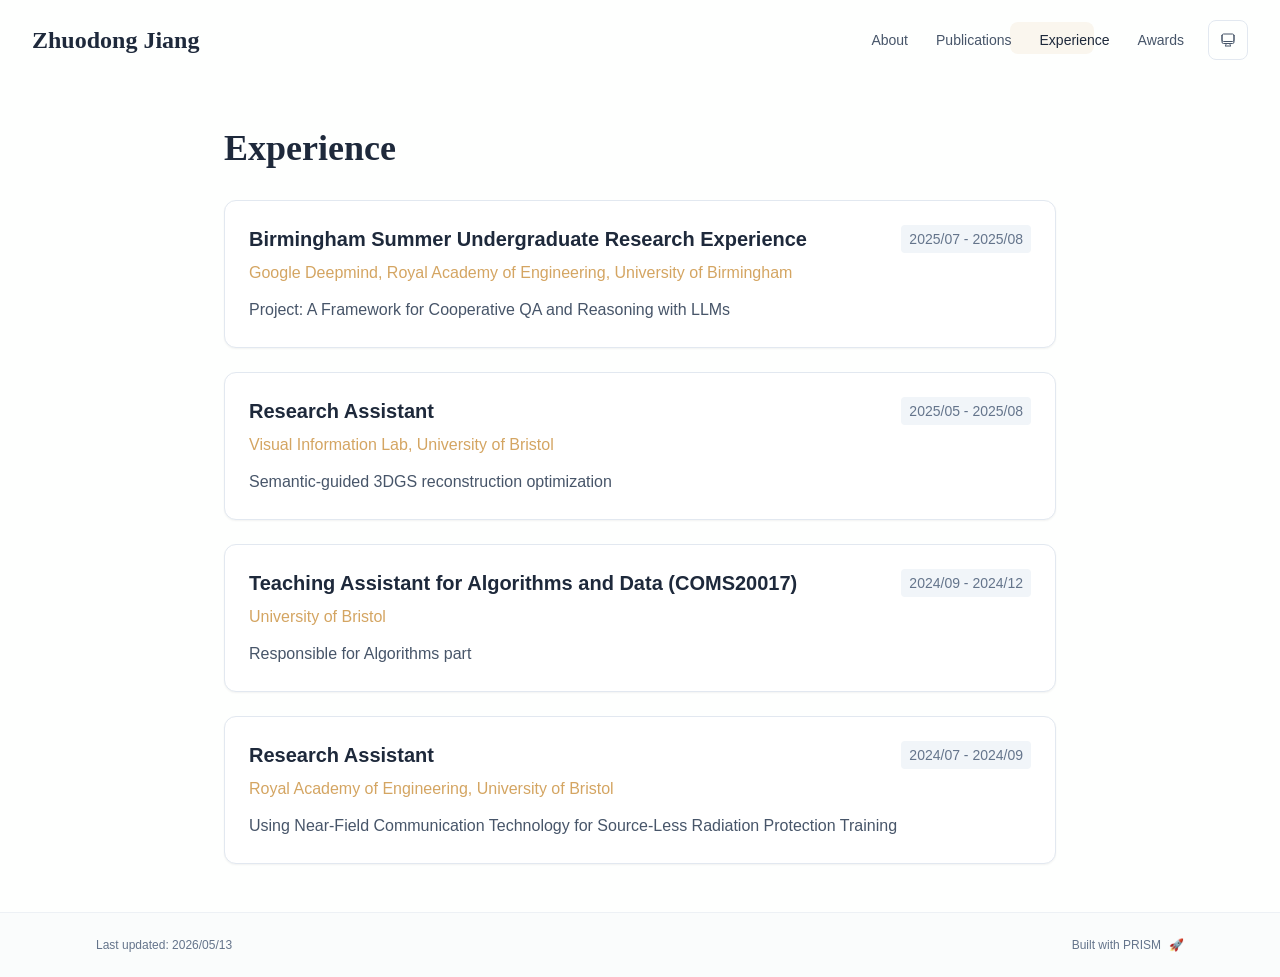
<file: experience/index.html>
<!DOCTYPE html><html lang="en" class="scroll-smooth"><head><meta charSet="utf-8"/><meta name="viewport" content="width=device-width, initial-scale=1"/><link rel="stylesheet" href="/_next/static/css/8590dfe646bd45a2.css" data-precedence="next"/><link rel="preload" as="script" fetchPriority="low" href="/_next/static/chunks/webpack-679b75d1c4c2027c.js"/><script src="/_next/static/chunks/4bd1b696-70b6d399998de86a.js" async=""></script><script src="/_next/static/chunks/684-5aaa8290a129f299.js" async=""></script><script src="/_next/static/chunks/main-app-1e3bed3630643436.js" async=""></script><script src="/_next/static/chunks/461-a9a5d7b05a71d978.js" async=""></script><script src="/_next/static/chunks/874-6cc630662f3664af.js" async=""></script><script src="/_next/static/chunks/291-e39730cc9327e39b.js" async=""></script><script src="/_next/static/chunks/app/layout-926b133515a40fc3.js" async=""></script><script src="/_next/static/chunks/178-8a35d88e684927c9.js" async=""></script><script src="/_next/static/chunks/748-3e2db19ba44b58be.js" async=""></script><script src="/_next/static/chunks/app/%5Bslug%5D/page-dc59ab9b1e436eca.js" async=""></script><link rel="icon" href="/logo.jpeg" type="image/svg+xml"/><link rel="dns-prefetch" href="https://jialeliu.com"/><link rel="preconnect" href="https://jialeliu.com" crossorigin=""/><link rel="preload" as="font" type="font/woff2" href="https://jialeliu.com/fonts/georgiab.woff2" crossorigin=""/><script>
              try {
                const theme = localStorage.getItem('theme-storage');
                const parsed = theme ? JSON.parse(theme) : null;
                const setting = parsed?.state?.theme || 'system';
                const prefersDark = typeof window !== 'undefined' && window.matchMedia && window.matchMedia('(prefers-color-scheme: dark)').matches;
                const effective = setting === 'dark' ? 'dark' : (setting === 'light' ? 'light' : (prefersDark ? 'dark' : 'light'));
                var root = document.documentElement;
                root.classList.add(effective);
                root.setAttribute('data-theme', effective);
              } catch (e) {
                var root = document.documentElement;
                root.classList.add('light');
                root.setAttribute('data-theme', 'light');
              }
            </script><script>
    try {
      const cfg = {"enabled":true,"locales":["en"],"defaultLocale":"en","mode":"auto","fixedLocale":"en","persist":true,"switcher":true,"labels":{"en":"English"}};
      const storageKey = 'locale-storage';
      const normalize = (value) => typeof value === 'string' ? value.trim().replace('_', '-').toLowerCase() : '';
      const matchLocale = (candidate) => {
        const normalized = normalize(candidate);
        if (!normalized) return null;
        if (cfg.locales.includes(normalized)) return normalized;
        const language = normalized.split('-')[0];
        if (cfg.locales.includes(language)) return language;
        return null;
      };

      let resolved = null;

      if (cfg.persist) {
        resolved = matchLocale(localStorage.getItem(storageKey));
      }

      if (!resolved) {
        if (cfg.mode === 'fixed') {
          resolved = cfg.fixedLocale;
        } else {
          resolved = matchLocale(navigator.language);
        }
      }

      if (!resolved) {
        resolved = cfg.defaultLocale;
      }

      const root = document.documentElement;
      root.lang = resolved;
      root.setAttribute('data-locale', resolved);

      if (cfg.persist) {
        localStorage.setItem(storageKey, resolved);
      }
    } catch (e) {
      const root = document.documentElement;
      root.lang = 'en';
      root.setAttribute('data-locale', 'en');
    }
  </script><title>Experience | Zhuodong Jiang</title><meta name="author" content="Zhuodong Jiang"/><meta name="keywords" content="Zhuodong Jiang,PhD,Research,University of Bristol"/><meta name="creator" content="Zhuodong Jiang"/><meta name="publisher" content="Zhuodong Jiang"/><meta property="og:title" content="Zhuodong Jiang"/><meta property="og:description" content="PhD student at the University of Bristol."/><meta property="og:site_name" content="Zhuodong Jiang&#x27;s Academic Website"/><meta property="og:locale" content="en_US"/><meta property="og:type" content="website"/><meta name="twitter:card" content="summary"/><meta name="twitter:title" content="Zhuodong Jiang"/><meta name="twitter:description" content="PhD student at the University of Bristol."/><link rel="icon" href="/logo.jpeg"/><script>document.querySelectorAll('body link[rel="icon"], body link[rel="apple-touch-icon"]').forEach(el => document.head.appendChild(el))</script><script src="/_next/static/chunks/polyfills-42372ed130431b0a.js" noModule=""></script></head><body class="font-sans antialiased"><div style="visibility:hidden"><nav class="fixed top-0 left-0 right-0 z-50" data-headlessui-state=""><div class="transition-all duration-300 ease-out bg-transparent" style="transform:translateY(-100px)"><div class="max-w-7xl mx-auto px-4 sm:px-6 lg:px-8"><div class="flex justify-between items-center h-16 lg:h-20"><div class="flex-shrink-0" tabindex="0"><a class="text-xl lg:text-2xl font-serif font-semibold text-primary hover:text-accent transition-colors duration-200" href="/">Zhuodong Jiang</a></div><div class="hidden lg:block"><div class="ml-10 flex items-center space-x-3"><div class="relative flex items-baseline space-x-1"><a data-nav-href="/" class="relative px-3 py-2 text-sm font-medium rounded-lg transition-colors duration-150 text-neutral-600" href="/">About</a><a data-nav-href="/publications" class="relative px-3 py-2 text-sm font-medium rounded-lg transition-colors duration-150 text-neutral-600" href="/publications/">Publications</a><a data-nav-href="/experience" class="relative px-3 py-2 text-sm font-medium rounded-lg transition-colors duration-150 text-primary" href="/experience/">Experience</a><a data-nav-href="/awards" class="relative px-3 py-2 text-sm font-medium rounded-lg transition-colors duration-150 text-neutral-600" href="/awards/">Awards</a></div><div class="flex items-center justify-center w-10 h-10 rounded-lg border border-neutral-200 dark:border-[rgba(148,163,184,0.24)] bg-background dark:bg-neutral-800"><div class="w-4 h-4 rounded-full bg-neutral-300 animate-pulse"></div></div></div></div><div class="lg:hidden flex items-center space-x-2"><div class="flex items-center justify-center w-10 h-10 rounded-lg border border-neutral-200 dark:border-[rgba(148,163,184,0.24)] bg-background dark:bg-neutral-800"><div class="w-4 h-4 rounded-full bg-neutral-300 animate-pulse"></div></div><button class="inline-flex items-center justify-center p-2 rounded-md text-neutral-600 hover:text-primary hover:bg-neutral-100 dark:hover:bg-neutral-800 focus:outline-none focus:ring-2 focus:ring-inset focus:ring-accent transition-colors duration-200" id="headlessui-disclosure-button-«R7pdb»" type="button" aria-expanded="false" data-headlessui-state=""><span class="sr-only">Open main menu</span><div><svg xmlns="http://www.w3.org/2000/svg" fill="none" viewBox="0 0 24 24" stroke-width="1.5" stroke="currentColor" aria-hidden="true" data-slot="icon" class="block h-6 w-6"><path stroke-linecap="round" stroke-linejoin="round" d="M3.75 6.75h16.5M3.75 12h16.5m-16.5 5.25h16.5"></path></svg></div></button></div></div></div></div></nav><main class="min-h-screen pt-16 lg:pt-20"><div class="max-w-4xl mx-auto px-4 sm:px-6 lg:px-8 py-12"><div style="opacity:0;transform:translateY(20px)"><div class="mb-8"><h1 class="text-4xl font-serif font-bold text-primary mb-4">Experience</h1></div><div class="grid gap-6"><div class="bg-white dark:bg-neutral-900 p-6 rounded-xl shadow-sm border border-neutral-200 dark:border-neutral-800 hover:shadow-lg transition-all duration-200 hover:scale-[1.01]" style="opacity:0;transform:translateY(20px)"><div class="flex justify-between items-start mb-2"><h3 class="text-xl font-semibold text-primary">Birmingham Summer Undergraduate Research Experience</h3><span class="text-sm text-neutral-500 font-medium bg-neutral-100 dark:bg-neutral-800 px-2 py-1 rounded">2025/07 - 2025/08</span></div><p class="text-base text-accent font-medium mb-3">Google Deepmind, Royal Academy of Engineering, University of Birmingham</p><div class="text-base text-neutral-600 dark:text-neutral-500 leading-relaxed"><p class="mb-3 last:mb-0">Project: A Framework for Cooperative QA and Reasoning with LLMs</p></div></div><div class="bg-white dark:bg-neutral-900 p-6 rounded-xl shadow-sm border border-neutral-200 dark:border-neutral-800 hover:shadow-lg transition-all duration-200 hover:scale-[1.01]" style="opacity:0;transform:translateY(20px)"><div class="flex justify-between items-start mb-2"><h3 class="text-xl font-semibold text-primary">Research Assistant</h3><span class="text-sm text-neutral-500 font-medium bg-neutral-100 dark:bg-neutral-800 px-2 py-1 rounded">2025/05 - 2025/08</span></div><p class="text-base text-accent font-medium mb-3">Visual Information Lab, University of Bristol</p><div class="text-base text-neutral-600 dark:text-neutral-500 leading-relaxed"><p class="mb-3 last:mb-0">Semantic-guided 3DGS reconstruction optimization</p></div></div><div class="bg-white dark:bg-neutral-900 p-6 rounded-xl shadow-sm border border-neutral-200 dark:border-neutral-800 hover:shadow-lg transition-all duration-200 hover:scale-[1.01]" style="opacity:0;transform:translateY(20px)"><div class="flex justify-between items-start mb-2"><h3 class="text-xl font-semibold text-primary">Teaching Assistant for Algorithms and Data (COMS20017)</h3><span class="text-sm text-neutral-500 font-medium bg-neutral-100 dark:bg-neutral-800 px-2 py-1 rounded">2024/09 - 2024/12</span></div><p class="text-base text-accent font-medium mb-3">University of Bristol</p><div class="text-base text-neutral-600 dark:text-neutral-500 leading-relaxed"><p class="mb-3 last:mb-0">Responsible for Algorithms part</p></div></div><div class="bg-white dark:bg-neutral-900 p-6 rounded-xl shadow-sm border border-neutral-200 dark:border-neutral-800 hover:shadow-lg transition-all duration-200 hover:scale-[1.01]" style="opacity:0;transform:translateY(20px)"><div class="flex justify-between items-start mb-2"><h3 class="text-xl font-semibold text-primary">Research Assistant</h3><span class="text-sm text-neutral-500 font-medium bg-neutral-100 dark:bg-neutral-800 px-2 py-1 rounded">2024/07 - 2024/09</span></div><p class="text-base text-accent font-medium mb-3">Royal Academy of Engineering, University of Bristol</p><div class="text-base text-neutral-600 dark:text-neutral-500 leading-relaxed"><p class="mb-3 last:mb-0">Using Near-Field Communication Technology for Source-Less Radiation Protection Training</p></div></div></div></div></div><!--$--><!--/$--><!--$--><!--/$--></main><footer class="border-t border-neutral-200/50 bg-neutral-50/50 dark:bg-neutral-900/50 dark:border-neutral-700/50"><div class="max-w-6xl mx-auto px-4 sm:px-6 lg:px-8 py-6"><div class="flex flex-col sm:flex-row justify-between items-center gap-2"><p class="text-xs text-neutral-500">Last updated<!-- -->: <!-- -->2026/05/13</p><p class="text-xs text-neutral-500 flex items-center"><a href="https://github.com/xyjoey/PRISM" target="_blank" rel="noopener noreferrer">Built with PRISM</a><span class="ml-2">🚀</span></p></div></div></footer></div><script src="/_next/static/chunks/webpack-679b75d1c4c2027c.js" async=""></script><script>(self.__next_f=self.__next_f||[]).push([0])</script><script>self.__next_f.push([1,"1:\"$Sreact.fragment\"\n3:I[3719,[\"461\",\"static/chunks/461-a9a5d7b05a71d978.js\",\"874\",\"static/chunks/874-6cc630662f3664af.js\",\"291\",\"static/chunks/291-e39730cc9327e39b.js\",\"177\",\"static/chunks/app/layout-926b133515a40fc3.js\"],\"ThemeProvider\"]\n4:I[310,[\"461\",\"static/chunks/461-a9a5d7b05a71d978.js\",\"874\",\"static/chunks/874-6cc630662f3664af.js\",\"291\",\"static/chunks/291-e39730cc9327e39b.js\",\"177\",\"static/chunks/app/layout-926b133515a40fc3.js\"],\"LocaleProvider\"]\n5:I[4574,[\"461\",\"static/chunks/461-a9a5d7b05a71d978.js\",\"874\",\"static/chunks/874-6cc630662f3664af.js\",\"291\",\"static/chunks/291-e39730cc9327e39b.js\",\"177\",\"static/chunks/app/layout-926b133515a40fc3.js\"],\"default\"]\n6:I[7555,[],\"\"]\n7:I[1295,[],\"\"]\n8:I[2548,[\"461\",\"static/chunks/461-a9a5d7b05a71d978.js\",\"874\",\"static/chunks/874-6cc630662f3664af.js\",\"291\",\"static/chunks/291-e39730cc9327e39b.js\",\"177\",\"static/chunks/app/layout-926b133515a40fc3.js\"],\"default\"]\na:I[9665,[],\"MetadataBoundary\"]\nc:I[9665,[],\"OutletBoundary\"]\nf:I[4911,[],\"AsyncMetadataOutlet\"]\n11:I[9665,[],\"ViewportBoundary\"]\n13:I[6614,[],\"\"]\n:HL[\"/_next/static/css/8590dfe646bd45a2.css\",\"style\"]\n2:T57d,\n    try {\n      const cfg = {\"enabled\":true,\"locales\":[\"en\"],\"defaultLocale\":\"en\",\"mode\":\"auto\",\"fixedLocale\":\"en\",\"persist\":true,\"switcher\":true,\"labels\":{\"en\":\"English\"}};\n      const storageKey = 'locale-storage';\n      const normalize = (value) =\u003e typeof value === 'string' ? value.trim().replace('_', '-').toLowerCase() : '';\n      const matchLocale = (candidate) =\u003e {\n        const normalized = normalize(candidate);\n        if (!normalized) return null;\n        if (cfg.locales.includes(normalized)) return normalized;\n        const language = normalized.split('-')[0];\n        if (cfg.locales.includes(language)) return language;\n        return null;\n      };\n\n      let resolved = null;\n\n      if (cfg.persist) {\n        resolved = matchLocale(localStorage.getItem(storageKey));\n      }\n\n      if (!resolved) {\n        if (cfg.mode === 'fixed') {\n          resolved = cfg.fixedLocale;\n        } else {\n          r"])</script><script>self.__next_f.push([1,"esolved = matchLocale(navigator.language);\n        }\n      }\n\n      if (!resolved) {\n        resolved = cfg.defaultLocale;\n      }\n\n      const root = document.documentElement;\n      root.lang = resolved;\n      root.setAttribute('data-locale', resolved);\n\n      if (cfg.persist) {\n        localStorage.setItem(storageKey, resolved);\n      }\n    } catch (e) {\n      const root = document.documentElement;\n      root.lang = 'en';\n      root.setAttribute('data-locale', 'en');\n    }\n  "])</script><script>self.__next_f.push([1,"0:{\"P\":null,\"b\":\"d0l-EXaJpswST4RnT8BVG\",\"p\":\"\",\"c\":[\"\",\"experience\",\"\"],\"i\":false,\"f\":[[[\"\",{\"children\":[[\"slug\",\"experience\",\"d\"],{\"children\":[\"__PAGE__\",{}]}]},\"$undefined\",\"$undefined\",true],[\"\",[\"$\",\"$1\",\"c\",{\"children\":[[[\"$\",\"link\",\"0\",{\"rel\":\"stylesheet\",\"href\":\"/_next/static/css/8590dfe646bd45a2.css\",\"precedence\":\"next\",\"crossOrigin\":\"$undefined\",\"nonce\":\"$undefined\"}]],[\"$\",\"html\",null,{\"lang\":\"en\",\"className\":\"scroll-smooth\",\"suppressHydrationWarning\":true,\"children\":[[\"$\",\"head\",null,{\"children\":[[\"$\",\"link\",null,{\"rel\":\"icon\",\"href\":\"/logo.jpeg\",\"type\":\"image/svg+xml\"}],[\"$\",\"link\",null,{\"rel\":\"dns-prefetch\",\"href\":\"https://jialeliu.com\"}],[\"$\",\"link\",null,{\"rel\":\"preconnect\",\"href\":\"https://jialeliu.com\",\"crossOrigin\":\"\"}],[\"$\",\"link\",null,{\"rel\":\"preload\",\"as\":\"font\",\"type\":\"font/woff2\",\"href\":\"https://jialeliu.com/fonts/georgiab.woff2\",\"crossOrigin\":\"\"}],[\"$\",\"script\",null,{\"dangerouslySetInnerHTML\":{\"__html\":\"\\n              try {\\n                const theme = localStorage.getItem('theme-storage');\\n                const parsed = theme ? JSON.parse(theme) : null;\\n                const setting = parsed?.state?.theme || 'system';\\n                const prefersDark = typeof window !== 'undefined' \u0026\u0026 window.matchMedia \u0026\u0026 window.matchMedia('(prefers-color-scheme: dark)').matches;\\n                const effective = setting === 'dark' ? 'dark' : (setting === 'light' ? 'light' : (prefersDark ? 'dark' : 'light'));\\n                var root = document.documentElement;\\n                root.classList.add(effective);\\n                root.setAttribute('data-theme', effective);\\n              } catch (e) {\\n                var root = document.documentElement;\\n                root.classList.add('light');\\n                root.setAttribute('data-theme', 'light');\\n              }\\n            \"}}],[\"$\",\"script\",null,{\"dangerouslySetInnerHTML\":{\"__html\":\"$2\"}}]]}],[\"$\",\"body\",null,{\"className\":\"font-sans antialiased\",\"children\":[\"$\",\"$L3\",null,{\"children\":[\"$\",\"$L4\",null,{\"config\":{\"enabled\":true,\"locales\":[\"en\"],\"defaultLocale\":\"en\",\"mode\":\"auto\",\"fixedLocale\":\"en\",\"persist\":true,\"switcher\":true,\"labels\":{\"en\":\"English\"}},\"children\":[[\"$\",\"$L5\",null,{\"items\":[{\"title\":\"About\",\"type\":\"page\",\"target\":\"about\",\"href\":\"/\"},{\"title\":\"Publications\",\"type\":\"page\",\"target\":\"publications\",\"href\":\"/publications\"},{\"title\":\"Experience\",\"type\":\"page\",\"target\":\"experience\",\"href\":\"/experience\"},{\"title\":\"Awards\",\"type\":\"page\",\"target\":\"awards\",\"href\":\"/awards\"}],\"siteTitle\":\"Zhuodong Jiang\",\"enableOnePageMode\":false,\"i18n\":\"$0:f:0:1:1:props:children:1:props:children:1:props:children:props:children:props:config\",\"itemsByLocale\":{\"en\":[{\"title\":\"About\",\"type\":\"page\",\"target\":\"about\",\"href\":\"/\"},{\"title\":\"Publications\",\"type\":\"page\",\"target\":\"publications\",\"href\":\"/publications\"},{\"title\":\"Experience\",\"type\":\"page\",\"target\":\"experience\",\"href\":\"/experience\"},{\"title\":\"Awards\",\"type\":\"page\",\"target\":\"awards\",\"href\":\"/awards\"}]},\"siteTitleByLocale\":{\"en\":\"Zhuodong Jiang\"}}],[\"$\",\"main\",null,{\"className\":\"min-h-screen pt-16 lg:pt-20\",\"children\":[\"$\",\"$L6\",null,{\"parallelRouterKey\":\"children\",\"error\":\"$undefined\",\"errorStyles\":\"$undefined\",\"errorScripts\":\"$undefined\",\"template\":[\"$\",\"$L7\",null,{}],\"templateStyles\":\"$undefined\",\"templateScripts\":\"$undefined\",\"notFound\":[[[\"$\",\"title\",null,{\"children\":\"404: This page could not be found.\"}],[\"$\",\"div\",null,{\"style\":{\"fontFamily\":\"system-ui,\\\"Segoe UI\\\",Roboto,Helvetica,Arial,sans-serif,\\\"Apple Color Emoji\\\",\\\"Segoe UI Emoji\\\"\",\"height\":\"100vh\",\"textAlign\":\"center\",\"display\":\"flex\",\"flexDirection\":\"column\",\"alignItems\":\"center\",\"justifyContent\":\"center\"},\"children\":[\"$\",\"div\",null,{\"children\":[[\"$\",\"style\",null,{\"dangerouslySetInnerHTML\":{\"__html\":\"body{color:#000;background:#fff;margin:0}.next-error-h1{border-right:1px solid rgba(0,0,0,.3)}@media (prefers-color-scheme:dark){body{color:#fff;background:#000}.next-error-h1{border-right:1px solid rgba(255,255,255,.3)}}\"}}],[\"$\",\"h1\",null,{\"className\":\"next-error-h1\",\"style\":{\"display\":\"inline-block\",\"margin\":\"0 20px 0 0\",\"padding\":\"0 23px 0 0\",\"fontSize\":24,\"fontWeight\":500,\"verticalAlign\":\"top\",\"lineHeight\":\"49px\"},\"children\":404}],[\"$\",\"div\",null,{\"style\":{\"display\":\"inline-block\"},\"children\":[\"$\",\"h2\",null,{\"style\":{\"fontSize\":14,\"fontWeight\":400,\"lineHeight\":\"49px\",\"margin\":0},\"children\":\"This page could not be found.\"}]}]]}]}]],[]],\"forbidden\":\"$undefined\",\"unauthorized\":\"$undefined\"}]}],[\"$\",\"$L8\",null,{\"lastUpdated\":\"2026/05/13\",\"lastUpdatedByLocale\":{\"en\":\"2026/05/13\"},\"defaultLocale\":\"en\"}]]}]}]}]]}]]}],{\"children\":[[\"slug\",\"experience\",\"d\"],[\"$\",\"$1\",\"c\",{\"children\":[null,[\"$\",\"$L6\",null,{\"parallelRouterKey\":\"children\",\"error\":\"$undefined\",\"errorStyles\":\"$undefined\",\"errorScripts\":\"$undefined\",\"template\":[\"$\",\"$L7\",null,{}],\"templateStyles\":\"$undefined\",\"templateScripts\":\"$undefined\",\"notFound\":\"$undefined\",\"forbidden\":\"$undefined\",\"unauthorized\":\"$undefined\"}]]}],{\"children\":[\"__PAGE__\",[\"$\",\"$1\",\"c\",{\"children\":[\"$L9\",[\"$\",\"$La\",null,{\"children\":\"$Lb\"}],null,[\"$\",\"$Lc\",null,{\"children\":[\"$Ld\",\"$Le\",[\"$\",\"$Lf\",null,{\"promise\":\"$@10\"}]]}]]}],{},null,false]},null,false]},null,false],[\"$\",\"$1\",\"h\",{\"children\":[null,[\"$\",\"$1\",\"hzrYnrkjuG7FwKqQLD_fr\",{\"children\":[[\"$\",\"$L11\",null,{\"children\":\"$L12\"}],null]}],null]}],false]],\"m\":\"$undefined\",\"G\":[\"$13\",\"$undefined\"],\"s\":false,\"S\":true}\n"])</script><script>self.__next_f.push([1,"14:\"$Sreact.suspense\"\n15:I[4911,[],\"AsyncMetadata\"]\n17:I[2382,[\"461\",\"static/chunks/461-a9a5d7b05a71d978.js\",\"178\",\"static/chunks/178-8a35d88e684927c9.js\",\"748\",\"static/chunks/748-3e2db19ba44b58be.js\",\"182\",\"static/chunks/app/%5Bslug%5D/page-dc59ab9b1e436eca.js\"],\"default\"]\nb:[\"$\",\"$14\",null,{\"fallback\":null,\"children\":[\"$\",\"$L15\",null,{\"promise\":\"$@16\"}]}]\n9:[\"$\",\"$L17\",null,{\"dataByLocale\":{\"en\":{\"type\":\"card\",\"config\":{\"type\":\"card\",\"title\":\"Experience\",\"items\":[{\"title\":\"Birmingham Summer Undergraduate Research Experience\",\"organization\":\"Google Deepmind, Royal Academy of Engineering, University of Birmingham\",\"date\":\"2025/07 - 2025/08\",\"content\":\"Project: A Framework for Cooperative QA and Reasoning with LLMs\"},{\"title\":\"Research Assistant\",\"organization\":\"Visual Information Lab, University of Bristol\",\"date\":\"2025/05 - 2025/08\",\"content\":\"Semantic-guided 3DGS reconstruction optimization\"},{\"title\":\"Teaching Assistant for Algorithms and Data (COMS20017)\",\"organization\":\"University of Bristol\",\"date\":\"2024/09 - 2024/12\",\"content\":\"Responsible for Algorithms part\"},{\"title\":\"Research Assistant\",\"organization\":\"Royal Academy of Engineering, University of Bristol\",\"date\":\"2024/07 - 2024/09\",\"content\":\"Using Near-Field Communication Technology for Source-Less Radiation Protection Training\"}]}}},\"defaultLocale\":\"en\"}]\n"])</script><script>self.__next_f.push([1,"e:null\n"])</script><script>self.__next_f.push([1,"12:[[\"$\",\"meta\",\"0\",{\"charSet\":\"utf-8\"}],[\"$\",\"meta\",\"1\",{\"name\":\"viewport\",\"content\":\"width=device-width, initial-scale=1\"}]]\nd:null\n"])</script><script>self.__next_f.push([1,"16:{\"metadata\":[[\"$\",\"title\",\"0\",{\"children\":\"Experience | Zhuodong Jiang\"}],[\"$\",\"meta\",\"1\",{\"name\":\"author\",\"content\":\"Zhuodong Jiang\"}],[\"$\",\"meta\",\"2\",{\"name\":\"keywords\",\"content\":\"Zhuodong Jiang,PhD,Research,University of Bristol\"}],[\"$\",\"meta\",\"3\",{\"name\":\"creator\",\"content\":\"Zhuodong Jiang\"}],[\"$\",\"meta\",\"4\",{\"name\":\"publisher\",\"content\":\"Zhuodong Jiang\"}],[\"$\",\"meta\",\"5\",{\"property\":\"og:title\",\"content\":\"Zhuodong Jiang\"}],[\"$\",\"meta\",\"6\",{\"property\":\"og:description\",\"content\":\"PhD student at the University of Bristol.\"}],[\"$\",\"meta\",\"7\",{\"property\":\"og:site_name\",\"content\":\"Zhuodong Jiang's Academic Website\"}],[\"$\",\"meta\",\"8\",{\"property\":\"og:locale\",\"content\":\"en_US\"}],[\"$\",\"meta\",\"9\",{\"property\":\"og:type\",\"content\":\"website\"}],[\"$\",\"meta\",\"10\",{\"name\":\"twitter:card\",\"content\":\"summary\"}],[\"$\",\"meta\",\"11\",{\"name\":\"twitter:title\",\"content\":\"Zhuodong Jiang\"}],[\"$\",\"meta\",\"12\",{\"name\":\"twitter:description\",\"content\":\"PhD student at the University of Bristol.\"}],[\"$\",\"link\",\"13\",{\"rel\":\"icon\",\"href\":\"/logo.jpeg\"}]],\"error\":null,\"digest\":\"$undefined\"}\n10:{\"metadata\":\"$16:metadata\",\"error\":null,\"digest\":\"$undefined\"}\n"])</script></body></html>
</file>
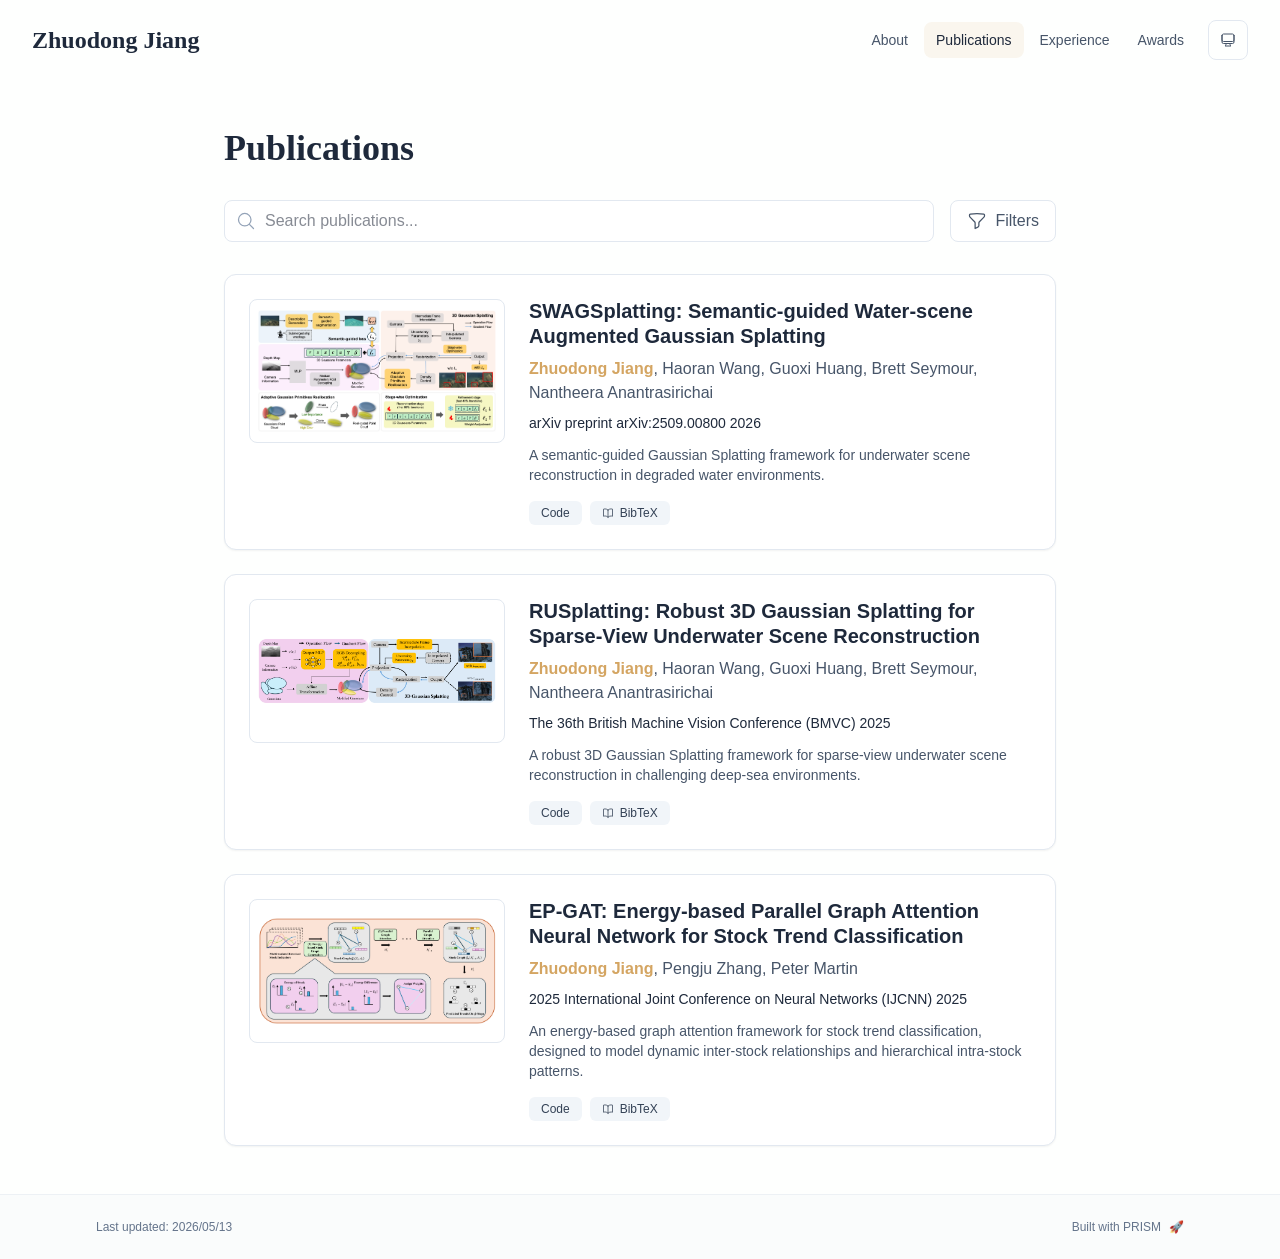
<file: publications/index.html>
<!DOCTYPE html><html lang="en" class="scroll-smooth"><head><meta charSet="utf-8"/><meta name="viewport" content="width=device-width, initial-scale=1"/><link rel="stylesheet" href="/_next/static/css/8590dfe646bd45a2.css" data-precedence="next"/><link rel="preload" as="script" fetchPriority="low" href="/_next/static/chunks/webpack-679b75d1c4c2027c.js"/><script src="/_next/static/chunks/4bd1b696-70b6d399998de86a.js" async=""></script><script src="/_next/static/chunks/684-5aaa8290a129f299.js" async=""></script><script src="/_next/static/chunks/main-app-1e3bed3630643436.js" async=""></script><script src="/_next/static/chunks/461-a9a5d7b05a71d978.js" async=""></script><script src="/_next/static/chunks/874-6cc630662f3664af.js" async=""></script><script src="/_next/static/chunks/291-e39730cc9327e39b.js" async=""></script><script src="/_next/static/chunks/app/layout-926b133515a40fc3.js" async=""></script><script src="/_next/static/chunks/178-8a35d88e684927c9.js" async=""></script><script src="/_next/static/chunks/748-3e2db19ba44b58be.js" async=""></script><script src="/_next/static/chunks/app/%5Bslug%5D/page-dc59ab9b1e436eca.js" async=""></script><link rel="icon" href="/logo.jpeg" type="image/svg+xml"/><link rel="dns-prefetch" href="https://jialeliu.com"/><link rel="preconnect" href="https://jialeliu.com" crossorigin=""/><link rel="preload" as="font" type="font/woff2" href="https://jialeliu.com/fonts/georgiab.woff2" crossorigin=""/><script>
              try {
                const theme = localStorage.getItem('theme-storage');
                const parsed = theme ? JSON.parse(theme) : null;
                const setting = parsed?.state?.theme || 'system';
                const prefersDark = typeof window !== 'undefined' && window.matchMedia && window.matchMedia('(prefers-color-scheme: dark)').matches;
                const effective = setting === 'dark' ? 'dark' : (setting === 'light' ? 'light' : (prefersDark ? 'dark' : 'light'));
                var root = document.documentElement;
                root.classList.add(effective);
                root.setAttribute('data-theme', effective);
              } catch (e) {
                var root = document.documentElement;
                root.classList.add('light');
                root.setAttribute('data-theme', 'light');
              }
            </script><script>
    try {
      const cfg = {"enabled":true,"locales":["en"],"defaultLocale":"en","mode":"auto","fixedLocale":"en","persist":true,"switcher":true,"labels":{"en":"English"}};
      const storageKey = 'locale-storage';
      const normalize = (value) => typeof value === 'string' ? value.trim().replace('_', '-').toLowerCase() : '';
      const matchLocale = (candidate) => {
        const normalized = normalize(candidate);
        if (!normalized) return null;
        if (cfg.locales.includes(normalized)) return normalized;
        const language = normalized.split('-')[0];
        if (cfg.locales.includes(language)) return language;
        return null;
      };

      let resolved = null;

      if (cfg.persist) {
        resolved = matchLocale(localStorage.getItem(storageKey));
      }

      if (!resolved) {
        if (cfg.mode === 'fixed') {
          resolved = cfg.fixedLocale;
        } else {
          resolved = matchLocale(navigator.language);
        }
      }

      if (!resolved) {
        resolved = cfg.defaultLocale;
      }

      const root = document.documentElement;
      root.lang = resolved;
      root.setAttribute('data-locale', resolved);

      if (cfg.persist) {
        localStorage.setItem(storageKey, resolved);
      }
    } catch (e) {
      const root = document.documentElement;
      root.lang = 'en';
      root.setAttribute('data-locale', 'en');
    }
  </script><title>Publications | Zhuodong Jiang</title><meta name="author" content="Zhuodong Jiang"/><meta name="keywords" content="Zhuodong Jiang,PhD,Research,University of Bristol"/><meta name="creator" content="Zhuodong Jiang"/><meta name="publisher" content="Zhuodong Jiang"/><meta property="og:title" content="Zhuodong Jiang"/><meta property="og:description" content="PhD student at the University of Bristol."/><meta property="og:site_name" content="Zhuodong Jiang&#x27;s Academic Website"/><meta property="og:locale" content="en_US"/><meta property="og:type" content="website"/><meta name="twitter:card" content="summary"/><meta name="twitter:title" content="Zhuodong Jiang"/><meta name="twitter:description" content="PhD student at the University of Bristol."/><link rel="icon" href="/logo.jpeg"/><script>document.querySelectorAll('body link[rel="icon"], body link[rel="apple-touch-icon"]').forEach(el => document.head.appendChild(el))</script><script src="/_next/static/chunks/polyfills-42372ed130431b0a.js" noModule=""></script></head><body class="font-sans antialiased"><div style="visibility:hidden"><nav class="fixed top-0 left-0 right-0 z-50" data-headlessui-state=""><div class="transition-all duration-300 ease-out bg-transparent" style="transform:translateY(-100px)"><div class="max-w-7xl mx-auto px-4 sm:px-6 lg:px-8"><div class="flex justify-between items-center h-16 lg:h-20"><div class="flex-shrink-0" tabindex="0"><a class="text-xl lg:text-2xl font-serif font-semibold text-primary hover:text-accent transition-colors duration-200" href="/">Zhuodong Jiang</a></div><div class="hidden lg:block"><div class="ml-10 flex items-center space-x-3"><div class="relative flex items-baseline space-x-1"><a data-nav-href="/" class="relative px-3 py-2 text-sm font-medium rounded-lg transition-colors duration-150 text-neutral-600" href="/">About</a><a data-nav-href="/publications" class="relative px-3 py-2 text-sm font-medium rounded-lg transition-colors duration-150 text-primary" href="/publications/">Publications</a><a data-nav-href="/experience" class="relative px-3 py-2 text-sm font-medium rounded-lg transition-colors duration-150 text-neutral-600" href="/experience/">Experience</a><a data-nav-href="/awards" class="relative px-3 py-2 text-sm font-medium rounded-lg transition-colors duration-150 text-neutral-600" href="/awards/">Awards</a></div><div class="flex items-center justify-center w-10 h-10 rounded-lg border border-neutral-200 dark:border-[rgba(148,163,184,0.24)] bg-background dark:bg-neutral-800"><div class="w-4 h-4 rounded-full bg-neutral-300 animate-pulse"></div></div></div></div><div class="lg:hidden flex items-center space-x-2"><div class="flex items-center justify-center w-10 h-10 rounded-lg border border-neutral-200 dark:border-[rgba(148,163,184,0.24)] bg-background dark:bg-neutral-800"><div class="w-4 h-4 rounded-full bg-neutral-300 animate-pulse"></div></div><button class="inline-flex items-center justify-center p-2 rounded-md text-neutral-600 hover:text-primary hover:bg-neutral-100 dark:hover:bg-neutral-800 focus:outline-none focus:ring-2 focus:ring-inset focus:ring-accent transition-colors duration-200" id="headlessui-disclosure-button-«R7pdb»" type="button" aria-expanded="false" data-headlessui-state=""><span class="sr-only">Open main menu</span><div><svg xmlns="http://www.w3.org/2000/svg" fill="none" viewBox="0 0 24 24" stroke-width="1.5" stroke="currentColor" aria-hidden="true" data-slot="icon" class="block h-6 w-6"><path stroke-linecap="round" stroke-linejoin="round" d="M3.75 6.75h16.5M3.75 12h16.5m-16.5 5.25h16.5"></path></svg></div></button></div></div></div></div></nav><main class="min-h-screen pt-16 lg:pt-20"><div class="max-w-4xl mx-auto px-4 sm:px-6 lg:px-8 py-12"><div style="opacity:0;transform:translateY(20px)"><div class="mb-8"><h1 class="text-4xl font-serif font-bold text-primary mb-4">Publications</h1></div><div class="mb-8 space-y-4"><div class="flex flex-col sm:flex-row gap-4"><div class="relative flex-grow"><svg xmlns="http://www.w3.org/2000/svg" fill="none" viewBox="0 0 24 24" stroke-width="1.5" stroke="currentColor" aria-hidden="true" data-slot="icon" class="absolute left-3 top-1/2 transform -translate-y-1/2 h-5 w-5 text-neutral-400"><path stroke-linecap="round" stroke-linejoin="round" d="m21 21-5.197-5.197m0 0A7.5 7.5 0 1 0 5.196 5.196a7.5 7.5 0 0 0 10.607 10.607Z"></path></svg><input type="text" placeholder="Search publications..." class="w-full pl-10 pr-4 py-2 rounded-lg border border-neutral-200 dark:border-neutral-800 bg-white dark:bg-neutral-900 focus:ring-2 focus:ring-accent focus:border-transparent transition-all duration-200" value=""/></div><button class="flex items-center justify-center px-4 py-2 rounded-lg border transition-all duration-200 bg-white dark:bg-neutral-900 border-neutral-200 dark:border-neutral-800 text-neutral-600 hover:border-accent hover:text-accent"><svg xmlns="http://www.w3.org/2000/svg" fill="none" viewBox="0 0 24 24" stroke-width="1.5" stroke="currentColor" aria-hidden="true" data-slot="icon" class="h-5 w-5 mr-2"><path stroke-linecap="round" stroke-linejoin="round" d="M12 3c2.755 0 5.455.232 8.083.678.533.09.917.556.917 1.096v1.044a2.25 2.25 0 0 1-.659 1.591l-5.432 5.432a2.25 2.25 0 0 0-.659 1.591v2.927a2.25 2.25 0 0 1-1.244 2.013L9.75 21v-6.568a2.25 2.25 0 0 0-.659-1.591L3.659 7.409A2.25 2.25 0 0 1 3 5.818V4.774c0-.54.384-1.006.917-1.096A48.32 48.32 0 0 1 12 3Z"></path></svg>Filters</button></div></div><div class="space-y-6"><div class="bg-white dark:bg-neutral-900 p-6 rounded-xl shadow-sm border border-neutral-200 dark:border-neutral-800 hover:shadow-md transition-all duration-200" style="opacity:0;transform:translateY(20px)"><div class="flex flex-col md:flex-row gap-6"><div class="w-full flex-shrink-0 md:w-56 lg:w-64"><div class="relative aspect-video overflow-hidden rounded-lg border border-neutral-200 bg-white dark:border-neutral-700 dark:bg-neutral-900"><img alt="SWAGSplatting: Semantic-guided Water-scene Augmented Gaussian Splatting" loading="lazy" decoding="async" data-nimg="fill" class="object-contain p-2" style="position:absolute;height:100%;width:100%;left:0;top:0;right:0;bottom:0;color:transparent" src="/papers/workflow_uw.png"/></div></div><div class="flex-grow"><h3 class="text-xl font-semibold text-primary mb-2 leading-tight">SWAGSplatting: Semantic-guided Water-scene Augmented Gaussian Splatting</h3><p class="text-base text-neutral-600 dark:text-neutral-400 mb-2"><span><span class="font-semibold text-accent ">Zhuodong Jiang</span>, </span><span><span class=" ">Haoran Wang</span>, </span><span><span class=" ">Guoxi Huang</span>, </span><span><span class=" ">Brett Seymour</span>, </span><span><span class=" ">Nantheera Anantrasirichai</span></span></p><p class="text-sm font-medium text-neutral-800 dark:text-neutral-600 mb-3">arXiv preprint arXiv:2509.00800<!-- --> <!-- -->2026</p><p class="text-sm text-neutral-600 dark:text-neutral-500 mb-4 line-clamp-3">A semantic-guided Gaussian Splatting framework for underwater scene reconstruction in degraded water environments.</p><div class="flex flex-wrap gap-2 mt-auto"><a href="https://github.com/theflash987/SWAGSplatting" target="_blank" rel="noopener noreferrer" class="inline-flex items-center px-3 py-1 rounded-md text-xs font-medium bg-neutral-100 dark:bg-neutral-800 text-neutral-700 dark:text-neutral-300 hover:bg-accent hover:text-white transition-colors">Code</a><button class="inline-flex items-center px-3 py-1 rounded-md text-xs font-medium transition-colors bg-neutral-100 dark:bg-neutral-800 text-neutral-700 dark:text-neutral-300 hover:bg-accent hover:text-white"><svg xmlns="http://www.w3.org/2000/svg" fill="none" viewBox="0 0 24 24" stroke-width="1.5" stroke="currentColor" aria-hidden="true" data-slot="icon" class="h-3 w-3 mr-1.5"><path stroke-linecap="round" stroke-linejoin="round" d="M12 6.042A8.967 8.967 0 0 0 6 3.75c-1.052 0-2.062.18-3 .512v14.25A8.987 8.987 0 0 1 6 18c2.305 0 4.408.867 6 2.292m0-14.25a8.966 8.966 0 0 1 6-2.292c1.052 0 2.062.18 3 .512v14.25A8.987 8.987 0 0 0 18 18a8.967 8.967 0 0 0-6 2.292m0-14.25v14.25"></path></svg>BibTeX</button></div></div></div></div><div class="bg-white dark:bg-neutral-900 p-6 rounded-xl shadow-sm border border-neutral-200 dark:border-neutral-800 hover:shadow-md transition-all duration-200" style="opacity:0;transform:translateY(20px)"><div class="flex flex-col md:flex-row gap-6"><div class="w-full flex-shrink-0 md:w-56 lg:w-64"><div class="relative aspect-video overflow-hidden rounded-lg border border-neutral-200 bg-white dark:border-neutral-700 dark:bg-neutral-900"><img alt="RUSplatting: Robust 3D Gaussian Splatting for Sparse-View Underwater Scene Reconstruction" loading="lazy" decoding="async" data-nimg="fill" class="object-contain p-2" style="position:absolute;height:100%;width:100%;left:0;top:0;right:0;bottom:0;color:transparent" src="/papers/overview_final_v2.png"/></div></div><div class="flex-grow"><h3 class="text-xl font-semibold text-primary mb-2 leading-tight">RUSplatting: Robust 3D Gaussian Splatting for Sparse-View Underwater Scene Reconstruction</h3><p class="text-base text-neutral-600 dark:text-neutral-400 mb-2"><span><span class="font-semibold text-accent ">Zhuodong Jiang</span>, </span><span><span class=" ">Haoran Wang</span>, </span><span><span class=" ">Guoxi Huang</span>, </span><span><span class=" ">Brett Seymour</span>, </span><span><span class=" ">Nantheera Anantrasirichai</span></span></p><p class="text-sm font-medium text-neutral-800 dark:text-neutral-600 mb-3">The 36th British Machine Vision Conference (BMVC)<!-- --> <!-- -->2025</p><p class="text-sm text-neutral-600 dark:text-neutral-500 mb-4 line-clamp-3">A robust 3D Gaussian Splatting framework for sparse-view underwater scene reconstruction in challenging deep-sea environments.</p><div class="flex flex-wrap gap-2 mt-auto"><a href="https://github.com/theflash987/RUSplatting" target="_blank" rel="noopener noreferrer" class="inline-flex items-center px-3 py-1 rounded-md text-xs font-medium bg-neutral-100 dark:bg-neutral-800 text-neutral-700 dark:text-neutral-300 hover:bg-accent hover:text-white transition-colors">Code</a><button class="inline-flex items-center px-3 py-1 rounded-md text-xs font-medium transition-colors bg-neutral-100 dark:bg-neutral-800 text-neutral-700 dark:text-neutral-300 hover:bg-accent hover:text-white"><svg xmlns="http://www.w3.org/2000/svg" fill="none" viewBox="0 0 24 24" stroke-width="1.5" stroke="currentColor" aria-hidden="true" data-slot="icon" class="h-3 w-3 mr-1.5"><path stroke-linecap="round" stroke-linejoin="round" d="M12 6.042A8.967 8.967 0 0 0 6 3.75c-1.052 0-2.062.18-3 .512v14.25A8.987 8.987 0 0 1 6 18c2.305 0 4.408.867 6 2.292m0-14.25a8.966 8.966 0 0 1 6-2.292c1.052 0 2.062.18 3 .512v14.25A8.987 8.987 0 0 0 18 18a8.967 8.967 0 0 0-6 2.292m0-14.25v14.25"></path></svg>BibTeX</button></div></div></div></div><div class="bg-white dark:bg-neutral-900 p-6 rounded-xl shadow-sm border border-neutral-200 dark:border-neutral-800 hover:shadow-md transition-all duration-200" style="opacity:0;transform:translateY(20px)"><div class="flex flex-col md:flex-row gap-6"><div class="w-full flex-shrink-0 md:w-56 lg:w-64"><div class="relative aspect-video overflow-hidden rounded-lg border border-neutral-200 bg-white dark:border-neutral-700 dark:bg-neutral-900"><img alt="EP-GAT: Energy-based Parallel Graph Attention Neural Network for Stock Trend Classification" loading="lazy" decoding="async" data-nimg="fill" class="object-contain p-2" style="position:absolute;height:100%;width:100%;left:0;top:0;right:0;bottom:0;color:transparent" src="/papers/overall_structure.png"/></div></div><div class="flex-grow"><h3 class="text-xl font-semibold text-primary mb-2 leading-tight">EP-GAT: Energy-based Parallel Graph Attention Neural Network for Stock Trend Classification</h3><p class="text-base text-neutral-600 dark:text-neutral-400 mb-2"><span><span class="font-semibold text-accent ">Zhuodong Jiang</span>, </span><span><span class=" ">Pengju Zhang</span>, </span><span><span class=" ">Peter Martin</span></span></p><p class="text-sm font-medium text-neutral-800 dark:text-neutral-600 mb-3">2025 International Joint Conference on Neural Networks (IJCNN)<!-- --> <!-- -->2025</p><p class="text-sm text-neutral-600 dark:text-neutral-500 mb-4 line-clamp-3">An energy-based graph attention framework for stock trend classification, designed to model dynamic inter-stock relationships and hierarchical intra-stock patterns.</p><div class="flex flex-wrap gap-2 mt-auto"><a href="https://github.com/theflash987/EP-GAT" target="_blank" rel="noopener noreferrer" class="inline-flex items-center px-3 py-1 rounded-md text-xs font-medium bg-neutral-100 dark:bg-neutral-800 text-neutral-700 dark:text-neutral-300 hover:bg-accent hover:text-white transition-colors">Code</a><button class="inline-flex items-center px-3 py-1 rounded-md text-xs font-medium transition-colors bg-neutral-100 dark:bg-neutral-800 text-neutral-700 dark:text-neutral-300 hover:bg-accent hover:text-white"><svg xmlns="http://www.w3.org/2000/svg" fill="none" viewBox="0 0 24 24" stroke-width="1.5" stroke="currentColor" aria-hidden="true" data-slot="icon" class="h-3 w-3 mr-1.5"><path stroke-linecap="round" stroke-linejoin="round" d="M12 6.042A8.967 8.967 0 0 0 6 3.75c-1.052 0-2.062.18-3 .512v14.25A8.987 8.987 0 0 1 6 18c2.305 0 4.408.867 6 2.292m0-14.25a8.966 8.966 0 0 1 6-2.292c1.052 0 2.062.18 3 .512v14.25A8.987 8.987 0 0 0 18 18a8.967 8.967 0 0 0-6 2.292m0-14.25v14.25"></path></svg>BibTeX</button></div></div></div></div></div></div></div><!--$--><!--/$--><!--$--><!--/$--></main><footer class="border-t border-neutral-200/50 bg-neutral-50/50 dark:bg-neutral-900/50 dark:border-neutral-700/50"><div class="max-w-6xl mx-auto px-4 sm:px-6 lg:px-8 py-6"><div class="flex flex-col sm:flex-row justify-between items-center gap-2"><p class="text-xs text-neutral-500">Last updated<!-- -->: <!-- -->2026/05/13</p><p class="text-xs text-neutral-500 flex items-center"><a href="https://github.com/xyjoey/PRISM" target="_blank" rel="noopener noreferrer">Built with PRISM</a><span class="ml-2">🚀</span></p></div></div></footer></div><script src="/_next/static/chunks/webpack-679b75d1c4c2027c.js" async=""></script><script>(self.__next_f=self.__next_f||[]).push([0])</script><script>self.__next_f.push([1,"1:\"$Sreact.fragment\"\n3:I[3719,[\"461\",\"static/chunks/461-a9a5d7b05a71d978.js\",\"874\",\"static/chunks/874-6cc630662f3664af.js\",\"291\",\"static/chunks/291-e39730cc9327e39b.js\",\"177\",\"static/chunks/app/layout-926b133515a40fc3.js\"],\"ThemeProvider\"]\n4:I[310,[\"461\",\"static/chunks/461-a9a5d7b05a71d978.js\",\"874\",\"static/chunks/874-6cc630662f3664af.js\",\"291\",\"static/chunks/291-e39730cc9327e39b.js\",\"177\",\"static/chunks/app/layout-926b133515a40fc3.js\"],\"LocaleProvider\"]\n5:I[4574,[\"461\",\"static/chunks/461-a9a5d7b05a71d978.js\",\"874\",\"static/chunks/874-6cc630662f3664af.js\",\"291\",\"static/chunks/291-e39730cc9327e39b.js\",\"177\",\"static/chunks/app/layout-926b133515a40fc3.js\"],\"default\"]\n6:I[7555,[],\"\"]\n7:I[1295,[],\"\"]\n8:I[2548,[\"461\",\"static/chunks/461-a9a5d7b05a71d978.js\",\"874\",\"static/chunks/874-6cc630662f3664af.js\",\"291\",\"static/chunks/291-e39730cc9327e39b.js\",\"177\",\"static/chunks/app/layout-926b133515a40fc3.js\"],\"default\"]\na:I[9665,[],\"MetadataBoundary\"]\nc:I[9665,[],\"OutletBoundary\"]\nf:I[4911,[],\"AsyncMetadataOutlet\"]\n11:I[9665,[],\"ViewportBoundary\"]\n13:I[6614,[],\"\"]\n:HL[\"/_next/static/css/8590dfe646bd45a2.css\",\"style\"]\n2:T57d,\n    try {\n      const cfg = {\"enabled\":true,\"locales\":[\"en\"],\"defaultLocale\":\"en\",\"mode\":\"auto\",\"fixedLocale\":\"en\",\"persist\":true,\"switcher\":true,\"labels\":{\"en\":\"English\"}};\n      const storageKey = 'locale-storage';\n      const normalize = (value) =\u003e typeof value === 'string' ? value.trim().replace('_', '-').toLowerCase() : '';\n      const matchLocale = (candidate) =\u003e {\n        const normalized = normalize(candidate);\n        if (!normalized) return null;\n        if (cfg.locales.includes(normalized)) return normalized;\n        const language = normalized.split('-')[0];\n        if (cfg.locales.includes(language)) return language;\n        return null;\n      };\n\n      let resolved = null;\n\n      if (cfg.persist) {\n        resolved = matchLocale(localStorage.getItem(storageKey));\n      }\n\n      if (!resolved) {\n        if (cfg.mode === 'fixed') {\n          resolved = cfg.fixedLocale;\n        } else {\n          r"])</script><script>self.__next_f.push([1,"esolved = matchLocale(navigator.language);\n        }\n      }\n\n      if (!resolved) {\n        resolved = cfg.defaultLocale;\n      }\n\n      const root = document.documentElement;\n      root.lang = resolved;\n      root.setAttribute('data-locale', resolved);\n\n      if (cfg.persist) {\n        localStorage.setItem(storageKey, resolved);\n      }\n    } catch (e) {\n      const root = document.documentElement;\n      root.lang = 'en';\n      root.setAttribute('data-locale', 'en');\n    }\n  "])</script><script>self.__next_f.push([1,"0:{\"P\":null,\"b\":\"d0l-EXaJpswST4RnT8BVG\",\"p\":\"\",\"c\":[\"\",\"publications\",\"\"],\"i\":false,\"f\":[[[\"\",{\"children\":[[\"slug\",\"publications\",\"d\"],{\"children\":[\"__PAGE__\",{}]}]},\"$undefined\",\"$undefined\",true],[\"\",[\"$\",\"$1\",\"c\",{\"children\":[[[\"$\",\"link\",\"0\",{\"rel\":\"stylesheet\",\"href\":\"/_next/static/css/8590dfe646bd45a2.css\",\"precedence\":\"next\",\"crossOrigin\":\"$undefined\",\"nonce\":\"$undefined\"}]],[\"$\",\"html\",null,{\"lang\":\"en\",\"className\":\"scroll-smooth\",\"suppressHydrationWarning\":true,\"children\":[[\"$\",\"head\",null,{\"children\":[[\"$\",\"link\",null,{\"rel\":\"icon\",\"href\":\"/logo.jpeg\",\"type\":\"image/svg+xml\"}],[\"$\",\"link\",null,{\"rel\":\"dns-prefetch\",\"href\":\"https://jialeliu.com\"}],[\"$\",\"link\",null,{\"rel\":\"preconnect\",\"href\":\"https://jialeliu.com\",\"crossOrigin\":\"\"}],[\"$\",\"link\",null,{\"rel\":\"preload\",\"as\":\"font\",\"type\":\"font/woff2\",\"href\":\"https://jialeliu.com/fonts/georgiab.woff2\",\"crossOrigin\":\"\"}],[\"$\",\"script\",null,{\"dangerouslySetInnerHTML\":{\"__html\":\"\\n              try {\\n                const theme = localStorage.getItem('theme-storage');\\n                const parsed = theme ? JSON.parse(theme) : null;\\n                const setting = parsed?.state?.theme || 'system';\\n                const prefersDark = typeof window !== 'undefined' \u0026\u0026 window.matchMedia \u0026\u0026 window.matchMedia('(prefers-color-scheme: dark)').matches;\\n                const effective = setting === 'dark' ? 'dark' : (setting === 'light' ? 'light' : (prefersDark ? 'dark' : 'light'));\\n                var root = document.documentElement;\\n                root.classList.add(effective);\\n                root.setAttribute('data-theme', effective);\\n              } catch (e) {\\n                var root = document.documentElement;\\n                root.classList.add('light');\\n                root.setAttribute('data-theme', 'light');\\n              }\\n            \"}}],[\"$\",\"script\",null,{\"dangerouslySetInnerHTML\":{\"__html\":\"$2\"}}]]}],[\"$\",\"body\",null,{\"className\":\"font-sans antialiased\",\"children\":[\"$\",\"$L3\",null,{\"children\":[\"$\",\"$L4\",null,{\"config\":{\"enabled\":true,\"locales\":[\"en\"],\"defaultLocale\":\"en\",\"mode\":\"auto\",\"fixedLocale\":\"en\",\"persist\":true,\"switcher\":true,\"labels\":{\"en\":\"English\"}},\"children\":[[\"$\",\"$L5\",null,{\"items\":[{\"title\":\"About\",\"type\":\"page\",\"target\":\"about\",\"href\":\"/\"},{\"title\":\"Publications\",\"type\":\"page\",\"target\":\"publications\",\"href\":\"/publications\"},{\"title\":\"Experience\",\"type\":\"page\",\"target\":\"experience\",\"href\":\"/experience\"},{\"title\":\"Awards\",\"type\":\"page\",\"target\":\"awards\",\"href\":\"/awards\"}],\"siteTitle\":\"Zhuodong Jiang\",\"enableOnePageMode\":false,\"i18n\":\"$0:f:0:1:1:props:children:1:props:children:1:props:children:props:children:props:config\",\"itemsByLocale\":{\"en\":[{\"title\":\"About\",\"type\":\"page\",\"target\":\"about\",\"href\":\"/\"},{\"title\":\"Publications\",\"type\":\"page\",\"target\":\"publications\",\"href\":\"/publications\"},{\"title\":\"Experience\",\"type\":\"page\",\"target\":\"experience\",\"href\":\"/experience\"},{\"title\":\"Awards\",\"type\":\"page\",\"target\":\"awards\",\"href\":\"/awards\"}]},\"siteTitleByLocale\":{\"en\":\"Zhuodong Jiang\"}}],[\"$\",\"main\",null,{\"className\":\"min-h-screen pt-16 lg:pt-20\",\"children\":[\"$\",\"$L6\",null,{\"parallelRouterKey\":\"children\",\"error\":\"$undefined\",\"errorStyles\":\"$undefined\",\"errorScripts\":\"$undefined\",\"template\":[\"$\",\"$L7\",null,{}],\"templateStyles\":\"$undefined\",\"templateScripts\":\"$undefined\",\"notFound\":[[[\"$\",\"title\",null,{\"children\":\"404: This page could not be found.\"}],[\"$\",\"div\",null,{\"style\":{\"fontFamily\":\"system-ui,\\\"Segoe UI\\\",Roboto,Helvetica,Arial,sans-serif,\\\"Apple Color Emoji\\\",\\\"Segoe UI Emoji\\\"\",\"height\":\"100vh\",\"textAlign\":\"center\",\"display\":\"flex\",\"flexDirection\":\"column\",\"alignItems\":\"center\",\"justifyContent\":\"center\"},\"children\":[\"$\",\"div\",null,{\"children\":[[\"$\",\"style\",null,{\"dangerouslySetInnerHTML\":{\"__html\":\"body{color:#000;background:#fff;margin:0}.next-error-h1{border-right:1px solid rgba(0,0,0,.3)}@media (prefers-color-scheme:dark){body{color:#fff;background:#000}.next-error-h1{border-right:1px solid rgba(255,255,255,.3)}}\"}}],[\"$\",\"h1\",null,{\"className\":\"next-error-h1\",\"style\":{\"display\":\"inline-block\",\"margin\":\"0 20px 0 0\",\"padding\":\"0 23px 0 0\",\"fontSize\":24,\"fontWeight\":500,\"verticalAlign\":\"top\",\"lineHeight\":\"49px\"},\"children\":404}],[\"$\",\"div\",null,{\"style\":{\"display\":\"inline-block\"},\"children\":[\"$\",\"h2\",null,{\"style\":{\"fontSize\":14,\"fontWeight\":400,\"lineHeight\":\"49px\",\"margin\":0},\"children\":\"This page could not be found.\"}]}]]}]}]],[]],\"forbidden\":\"$undefined\",\"unauthorized\":\"$undefined\"}]}],[\"$\",\"$L8\",null,{\"lastUpdated\":\"2026/05/13\",\"lastUpdatedByLocale\":{\"en\":\"2026/05/13\"},\"defaultLocale\":\"en\"}]]}]}]}]]}]]}],{\"children\":[[\"slug\",\"publications\",\"d\"],[\"$\",\"$1\",\"c\",{\"children\":[null,[\"$\",\"$L6\",null,{\"parallelRouterKey\":\"children\",\"error\":\"$undefined\",\"errorStyles\":\"$undefined\",\"errorScripts\":\"$undefined\",\"template\":[\"$\",\"$L7\",null,{}],\"templateStyles\":\"$undefined\",\"templateScripts\":\"$undefined\",\"notFound\":\"$undefined\",\"forbidden\":\"$undefined\",\"unauthorized\":\"$undefined\"}]]}],{\"children\":[\"__PAGE__\",[\"$\",\"$1\",\"c\",{\"children\":[\"$L9\",[\"$\",\"$La\",null,{\"children\":\"$Lb\"}],null,[\"$\",\"$Lc\",null,{\"children\":[\"$Ld\",\"$Le\",[\"$\",\"$Lf\",null,{\"promise\":\"$@10\"}]]}]]}],{},null,false]},null,false]},null,false],[\"$\",\"$1\",\"h\",{\"children\":[null,[\"$\",\"$1\",\"GGV2NGarVtBSu3O8-F5pc\",{\"children\":[[\"$\",\"$L11\",null,{\"children\":\"$L12\"}],null]}],null]}],false]],\"m\":\"$undefined\",\"G\":[\"$13\",\"$undefined\"],\"s\":false,\"S\":true}\n"])</script><script>self.__next_f.push([1,"14:\"$Sreact.suspense\"\n15:I[4911,[],\"AsyncMetadata\"]\n17:I[2382,[\"461\",\"static/chunks/461-a9a5d7b05a71d978.js\",\"178\",\"static/chunks/178-8a35d88e684927c9.js\",\"748\",\"static/chunks/748-3e2db19ba44b58be.js\",\"182\",\"static/chunks/app/%5Bslug%5D/page-dc59ab9b1e436eca.js\"],\"default\"]\nb:[\"$\",\"$14\",null,{\"fallback\":null,\"children\":[\"$\",\"$L15\",null,{\"promise\":\"$@16\"}]}]\n"])</script><script>self.__next_f.push([1,"9:[\"$\",\"$L17\",null,{\"dataByLocale\":{\"en\":{\"type\":\"publication\",\"config\":{\"type\":\"publication\",\"title\":\"Publications\",\"source\":\"publications.bib\"},\"publications\":[{\"id\":\"jiang2025swagsplatting\",\"title\":\"SWAGSplatting: Semantic-guided Water-scene Augmented Gaussian Splatting\",\"authors\":[{\"name\":\"Zhuodong Jiang\",\"isHighlighted\":true,\"isCorresponding\":false,\"isCoAuthor\":false},{\"name\":\"Haoran Wang\",\"isHighlighted\":false,\"isCorresponding\":false,\"isCoAuthor\":false},{\"name\":\"Guoxi Huang\",\"isHighlighted\":false,\"isCorresponding\":false,\"isCoAuthor\":false},{\"name\":\"Brett Seymour\",\"isHighlighted\":false,\"isCorresponding\":false,\"isCoAuthor\":false},{\"name\":\"Nantheera Anantrasirichai\",\"isHighlighted\":false,\"isCorresponding\":false,\"isCoAuthor\":false}],\"year\":2026,\"type\":\"journal\",\"status\":\"published\",\"tags\":[\"3DGS\",\"Underwater Scene Reconstruction\",\"Pruning\"],\"keywords\":\"$9:props:dataByLocale:en:publications:0:tags\",\"researchArea\":\"machine-learning\",\"journal\":\"arXiv preprint arXiv:2509.00800\",\"conference\":\"\",\"code\":\"https://github.com/theflash987/SWAGSplatting\",\"abstract\":\"\",\"description\":\"A semantic-guided Gaussian Splatting framework for underwater scene reconstruction in degraded water environments.\",\"selected\":false,\"preview\":\"workflow_uw.png\",\"bibtex\":\"@article{jiang2025swagsplatting,\\n  title = {SWAGSplatting: Semantic-guided Water-scene Augmented Gaussian Splatting},\\n  author = {Jiang, Zhuodong and Wang, Haoran and Huang, Guoxi and Seymour, Brett and Anantrasirichai, Nantheera},\\n  journal = {arXiv preprint arXiv:2509.00800},\\n  year = {2026}\\n}\"},{\"id\":\"jiang2025rusplatting\",\"title\":\"RUSplatting: Robust 3D Gaussian Splatting for Sparse-View Underwater Scene Reconstruction\",\"authors\":[{\"name\":\"Zhuodong Jiang\",\"isHighlighted\":true,\"isCorresponding\":false,\"isCoAuthor\":false},{\"name\":\"Haoran Wang\",\"isHighlighted\":false,\"isCorresponding\":false,\"isCoAuthor\":false},{\"name\":\"Guoxi Huang\",\"isHighlighted\":false,\"isCorresponding\":false,\"isCoAuthor\":false},{\"name\":\"Brett Seymour\",\"isHighlighted\":false,\"isCorresponding\":false,\"isCoAuthor\":false},{\"name\":\"Nantheera Anantrasirichai\",\"isHighlighted\":false,\"isCorresponding\":false,\"isCoAuthor\":false}],\"year\":2025,\"type\":\"conference\",\"status\":\"published\",\"tags\":[\"3DGS\",\"Underwater Scene Reconstruction\"],\"keywords\":\"$9:props:dataByLocale:en:publications:1:tags\",\"researchArea\":\"machine-learning\",\"journal\":\"\",\"conference\":\"The 36th British Machine Vision Conference (BMVC)\",\"code\":\"https://github.com/theflash987/RUSplatting\",\"abstract\":\"\",\"description\":\"A robust 3D Gaussian Splatting framework for sparse-view underwater scene reconstruction in challenging deep-sea environments.\",\"selected\":true,\"preview\":\"overview_final_v2.png\",\"bibtex\":\"@inproceedings{jiang2025rusplatting,\\n  title = {RUSplatting: Robust 3D Gaussian Splatting for Sparse-View Underwater Scene Reconstruction},\\n  author = {Jiang, Zhuodong and Wang, Haoran and Huang, Guoxi and Seymour, Brett and Anantrasirichai, Nantheera},\\n  booktitle = {The 36th British Machine Vision Conference (BMVC)},\\n  year = {2025}\\n}\"},{\"id\":\"jiang2025ep\",\"title\":\"EP-GAT: Energy-based Parallel Graph Attention Neural Network for Stock Trend Classification\",\"authors\":[{\"name\":\"Zhuodong Jiang\",\"isHighlighted\":true,\"isCorresponding\":false,\"isCoAuthor\":false},{\"name\":\"Pengju Zhang\",\"isHighlighted\":false,\"isCorresponding\":false,\"isCoAuthor\":false},{\"name\":\"Peter Martin\",\"isHighlighted\":false,\"isCorresponding\":false,\"isCoAuthor\":false}],\"year\":2025,\"type\":\"conference\",\"status\":\"published\",\"tags\":[\"Graph Neural Network\",\"Financial Forecast\"],\"keywords\":\"$9:props:dataByLocale:en:publications:2:tags\",\"researchArea\":\"neural-networks\",\"journal\":\"\",\"conference\":\"2025 International Joint Conference on Neural Networks (IJCNN)\",\"pages\":\"1--8\",\"code\":\"https://github.com/theflash987/EP-GAT\",\"abstract\":\"\",\"description\":\"An energy-based graph attention framework for stock trend classification, designed to model dynamic inter-stock relationships and hierarchical intra-stock patterns.\",\"selected\":true,\"preview\":\"overall_structure.png\",\"bibtex\":\"@inproceedings{jiang2025ep,\\n  title = {EP-GAT: Energy-based Parallel Graph Attention Neural Network for Stock Trend Classification},\\n  author = {Jiang, Zhuodong and Zhang, Pengju and Martin, Peter},\\n  booktitle = {2025 International Joint Conference on Neural Networks (IJCNN)},\\n  pages = {1--8},\\n  year = {2025},\\n  organization = {IEEE}\\n}\"}]}},\"defaultLocale\":\"en\"}]\n"])</script><script>self.__next_f.push([1,"e:null\n"])</script><script>self.__next_f.push([1,"12:[[\"$\",\"meta\",\"0\",{\"charSet\":\"utf-8\"}],[\"$\",\"meta\",\"1\",{\"name\":\"viewport\",\"content\":\"width=device-width, initial-scale=1\"}]]\nd:null\n"])</script><script>self.__next_f.push([1,"16:{\"metadata\":[[\"$\",\"title\",\"0\",{\"children\":\"Publications | Zhuodong Jiang\"}],[\"$\",\"meta\",\"1\",{\"name\":\"author\",\"content\":\"Zhuodong Jiang\"}],[\"$\",\"meta\",\"2\",{\"name\":\"keywords\",\"content\":\"Zhuodong Jiang,PhD,Research,University of Bristol\"}],[\"$\",\"meta\",\"3\",{\"name\":\"creator\",\"content\":\"Zhuodong Jiang\"}],[\"$\",\"meta\",\"4\",{\"name\":\"publisher\",\"content\":\"Zhuodong Jiang\"}],[\"$\",\"meta\",\"5\",{\"property\":\"og:title\",\"content\":\"Zhuodong Jiang\"}],[\"$\",\"meta\",\"6\",{\"property\":\"og:description\",\"content\":\"PhD student at the University of Bristol.\"}],[\"$\",\"meta\",\"7\",{\"property\":\"og:site_name\",\"content\":\"Zhuodong Jiang's Academic Website\"}],[\"$\",\"meta\",\"8\",{\"property\":\"og:locale\",\"content\":\"en_US\"}],[\"$\",\"meta\",\"9\",{\"property\":\"og:type\",\"content\":\"website\"}],[\"$\",\"meta\",\"10\",{\"name\":\"twitter:card\",\"content\":\"summary\"}],[\"$\",\"meta\",\"11\",{\"name\":\"twitter:title\",\"content\":\"Zhuodong Jiang\"}],[\"$\",\"meta\",\"12\",{\"name\":\"twitter:description\",\"content\":\"PhD student at the University of Bristol.\"}],[\"$\",\"link\",\"13\",{\"rel\":\"icon\",\"href\":\"/logo.jpeg\"}]],\"error\":null,\"digest\":\"$undefined\"}\n10:{\"metadata\":\"$16:metadata\",\"error\":null,\"digest\":\"$undefined\"}\n"])</script></body></html>
</file>
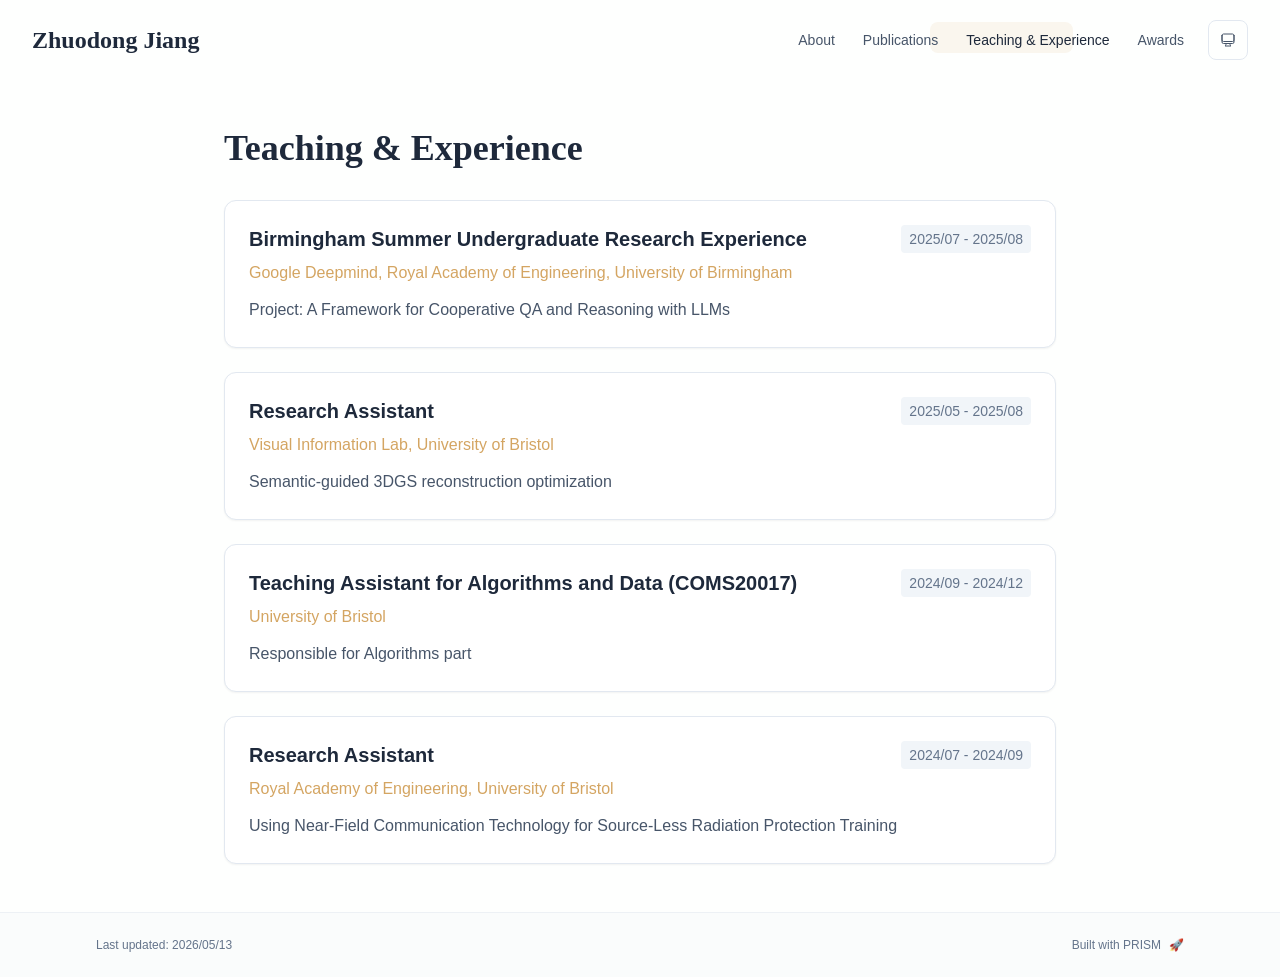
<file: teaching/index.html>
<!DOCTYPE html><html lang="en" class="scroll-smooth"><head><meta charSet="utf-8"/><meta name="viewport" content="width=device-width, initial-scale=1"/><link rel="stylesheet" href="/_next/static/css/8590dfe646bd45a2.css" data-precedence="next"/><link rel="preload" as="script" fetchPriority="low" href="/_next/static/chunks/webpack-679b75d1c4c2027c.js"/><script src="/_next/static/chunks/4bd1b696-70b6d399998de86a.js" async=""></script><script src="/_next/static/chunks/684-5aaa8290a129f299.js" async=""></script><script src="/_next/static/chunks/main-app-1e3bed3630643436.js" async=""></script><script src="/_next/static/chunks/461-a9a5d7b05a71d978.js" async=""></script><script src="/_next/static/chunks/874-6cc630662f3664af.js" async=""></script><script src="/_next/static/chunks/291-e39730cc9327e39b.js" async=""></script><script src="/_next/static/chunks/app/layout-926b133515a40fc3.js" async=""></script><script src="/_next/static/chunks/178-8a35d88e684927c9.js" async=""></script><script src="/_next/static/chunks/748-3e2db19ba44b58be.js" async=""></script><script src="/_next/static/chunks/app/%5Bslug%5D/page-dc59ab9b1e436eca.js" async=""></script><link rel="icon" href="/logo.jpeg" type="image/svg+xml"/><link rel="dns-prefetch" href="https://jialeliu.com"/><link rel="preconnect" href="https://jialeliu.com" crossorigin=""/><link rel="preload" as="font" type="font/woff2" href="https://jialeliu.com/fonts/georgiab.woff2" crossorigin=""/><script>
              try {
                const theme = localStorage.getItem('theme-storage');
                const parsed = theme ? JSON.parse(theme) : null;
                const setting = parsed?.state?.theme || 'system';
                const prefersDark = typeof window !== 'undefined' && window.matchMedia && window.matchMedia('(prefers-color-scheme: dark)').matches;
                const effective = setting === 'dark' ? 'dark' : (setting === 'light' ? 'light' : (prefersDark ? 'dark' : 'light'));
                var root = document.documentElement;
                root.classList.add(effective);
                root.setAttribute('data-theme', effective);
              } catch (e) {
                var root = document.documentElement;
                root.classList.add('light');
                root.setAttribute('data-theme', 'light');
              }
            </script><script>
    try {
      const cfg = {"enabled":true,"locales":["en"],"defaultLocale":"en","mode":"auto","fixedLocale":"en","persist":true,"switcher":true,"labels":{"en":"English"}};
      const storageKey = 'locale-storage';
      const normalize = (value) => typeof value === 'string' ? value.trim().replace('_', '-').toLowerCase() : '';
      const matchLocale = (candidate) => {
        const normalized = normalize(candidate);
        if (!normalized) return null;
        if (cfg.locales.includes(normalized)) return normalized;
        const language = normalized.split('-')[0];
        if (cfg.locales.includes(language)) return language;
        return null;
      };

      let resolved = null;

      if (cfg.persist) {
        resolved = matchLocale(localStorage.getItem(storageKey));
      }

      if (!resolved) {
        if (cfg.mode === 'fixed') {
          resolved = cfg.fixedLocale;
        } else {
          resolved = matchLocale(navigator.language);
        }
      }

      if (!resolved) {
        resolved = cfg.defaultLocale;
      }

      const root = document.documentElement;
      root.lang = resolved;
      root.setAttribute('data-locale', resolved);

      if (cfg.persist) {
        localStorage.setItem(storageKey, resolved);
      }
    } catch (e) {
      const root = document.documentElement;
      root.lang = 'en';
      root.setAttribute('data-locale', 'en');
    }
  </script><title>Teaching &amp; Experience | Zhuodong Jiang</title><meta name="author" content="Zhuodong Jiang"/><meta name="keywords" content="Zhuodong Jiang,PhD,Research,University of Bristol"/><meta name="creator" content="Zhuodong Jiang"/><meta name="publisher" content="Zhuodong Jiang"/><meta property="og:title" content="Zhuodong Jiang"/><meta property="og:description" content="PhD student at the University of Bristol."/><meta property="og:site_name" content="Zhuodong Jiang&#x27;s Academic Website"/><meta property="og:locale" content="en_US"/><meta property="og:type" content="website"/><meta name="twitter:card" content="summary"/><meta name="twitter:title" content="Zhuodong Jiang"/><meta name="twitter:description" content="PhD student at the University of Bristol."/><link rel="icon" href="/logo.jpeg"/><script>document.querySelectorAll('body link[rel="icon"], body link[rel="apple-touch-icon"]').forEach(el => document.head.appendChild(el))</script><script src="/_next/static/chunks/polyfills-42372ed130431b0a.js" noModule=""></script></head><body class="font-sans antialiased"><div style="visibility:hidden"><nav class="fixed top-0 left-0 right-0 z-50" data-headlessui-state=""><div class="transition-all duration-300 ease-out bg-transparent" style="transform:translateY(-100px)"><div class="max-w-7xl mx-auto px-4 sm:px-6 lg:px-8"><div class="flex justify-between items-center h-16 lg:h-20"><div class="flex-shrink-0" tabindex="0"><a class="text-xl lg:text-2xl font-serif font-semibold text-primary hover:text-accent transition-colors duration-200" href="/">Zhuodong Jiang</a></div><div class="hidden lg:block"><div class="ml-10 flex items-center space-x-3"><div class="relative flex items-baseline space-x-1"><a data-nav-href="/" class="relative px-3 py-2 text-sm font-medium rounded-lg transition-colors duration-150 text-neutral-600" href="/">About</a><a data-nav-href="/publications" class="relative px-3 py-2 text-sm font-medium rounded-lg transition-colors duration-150 text-neutral-600" href="/publications/">Publications</a><a data-nav-href="/teaching" class="relative px-3 py-2 text-sm font-medium rounded-lg transition-colors duration-150 text-primary" href="/teaching/">Teaching &amp; Experience</a><a data-nav-href="/awards" class="relative px-3 py-2 text-sm font-medium rounded-lg transition-colors duration-150 text-neutral-600" href="/awards/">Awards</a></div><div class="flex items-center justify-center w-10 h-10 rounded-lg border border-neutral-200 dark:border-[rgba(148,163,184,0.24)] bg-background dark:bg-neutral-800"><div class="w-4 h-4 rounded-full bg-neutral-300 animate-pulse"></div></div></div></div><div class="lg:hidden flex items-center space-x-2"><div class="flex items-center justify-center w-10 h-10 rounded-lg border border-neutral-200 dark:border-[rgba(148,163,184,0.24)] bg-background dark:bg-neutral-800"><div class="w-4 h-4 rounded-full bg-neutral-300 animate-pulse"></div></div><button class="inline-flex items-center justify-center p-2 rounded-md text-neutral-600 hover:text-primary hover:bg-neutral-100 dark:hover:bg-neutral-800 focus:outline-none focus:ring-2 focus:ring-inset focus:ring-accent transition-colors duration-200" id="headlessui-disclosure-button-«R7pdb»" type="button" aria-expanded="false" data-headlessui-state=""><span class="sr-only">Open main menu</span><div><svg xmlns="http://www.w3.org/2000/svg" fill="none" viewBox="0 0 24 24" stroke-width="1.5" stroke="currentColor" aria-hidden="true" data-slot="icon" class="block h-6 w-6"><path stroke-linecap="round" stroke-linejoin="round" d="M3.75 6.75h16.5M3.75 12h16.5m-16.5 5.25h16.5"></path></svg></div></button></div></div></div></div></nav><main class="min-h-screen pt-16 lg:pt-20"><div class="max-w-4xl mx-auto px-4 sm:px-6 lg:px-8 py-12"><div style="opacity:0;transform:translateY(20px)"><div class="mb-8"><h1 class="text-4xl font-serif font-bold text-primary mb-4">Teaching &amp; Experience</h1></div><div class="grid gap-6"><div class="bg-white dark:bg-neutral-900 p-6 rounded-xl shadow-sm border border-neutral-200 dark:border-neutral-800 hover:shadow-lg transition-all duration-200 hover:scale-[1.01]" style="opacity:0;transform:translateY(20px)"><div class="flex justify-between items-start mb-2"><h3 class="text-xl font-semibold text-primary">Birmingham Summer Undergraduate Research Experience</h3><span class="text-sm text-neutral-500 font-medium bg-neutral-100 dark:bg-neutral-800 px-2 py-1 rounded">2025/07 - 2025/08</span></div><p class="text-base text-accent font-medium mb-3">Google Deepmind, Royal Academy of Engineering, University of Birmingham</p><div class="text-base text-neutral-600 dark:text-neutral-500 leading-relaxed"><p class="mb-3 last:mb-0">Project: A Framework for Cooperative QA and Reasoning with LLMs</p></div></div><div class="bg-white dark:bg-neutral-900 p-6 rounded-xl shadow-sm border border-neutral-200 dark:border-neutral-800 hover:shadow-lg transition-all duration-200 hover:scale-[1.01]" style="opacity:0;transform:translateY(20px)"><div class="flex justify-between items-start mb-2"><h3 class="text-xl font-semibold text-primary">Research Assistant</h3><span class="text-sm text-neutral-500 font-medium bg-neutral-100 dark:bg-neutral-800 px-2 py-1 rounded">2025/05 - 2025/08</span></div><p class="text-base text-accent font-medium mb-3">Visual Information Lab, University of Bristol</p><div class="text-base text-neutral-600 dark:text-neutral-500 leading-relaxed"><p class="mb-3 last:mb-0">Semantic-guided 3DGS reconstruction optimization</p></div></div><div class="bg-white dark:bg-neutral-900 p-6 rounded-xl shadow-sm border border-neutral-200 dark:border-neutral-800 hover:shadow-lg transition-all duration-200 hover:scale-[1.01]" style="opacity:0;transform:translateY(20px)"><div class="flex justify-between items-start mb-2"><h3 class="text-xl font-semibold text-primary">Teaching Assistant for Algorithms and Data (COMS20017)</h3><span class="text-sm text-neutral-500 font-medium bg-neutral-100 dark:bg-neutral-800 px-2 py-1 rounded">2024/09 - 2024/12</span></div><p class="text-base text-accent font-medium mb-3">University of Bristol</p><div class="text-base text-neutral-600 dark:text-neutral-500 leading-relaxed"><p class="mb-3 last:mb-0">Responsible for Algorithms part</p></div></div><div class="bg-white dark:bg-neutral-900 p-6 rounded-xl shadow-sm border border-neutral-200 dark:border-neutral-800 hover:shadow-lg transition-all duration-200 hover:scale-[1.01]" style="opacity:0;transform:translateY(20px)"><div class="flex justify-between items-start mb-2"><h3 class="text-xl font-semibold text-primary">Research Assistant</h3><span class="text-sm text-neutral-500 font-medium bg-neutral-100 dark:bg-neutral-800 px-2 py-1 rounded">2024/07 - 2024/09</span></div><p class="text-base text-accent font-medium mb-3">Royal Academy of Engineering, University of Bristol</p><div class="text-base text-neutral-600 dark:text-neutral-500 leading-relaxed"><p class="mb-3 last:mb-0">Using Near-Field Communication Technology for Source-Less Radiation Protection Training</p></div></div></div></div></div><!--$--><!--/$--><!--$--><!--/$--></main><footer class="border-t border-neutral-200/50 bg-neutral-50/50 dark:bg-neutral-900/50 dark:border-neutral-700/50"><div class="max-w-6xl mx-auto px-4 sm:px-6 lg:px-8 py-6"><div class="flex flex-col sm:flex-row justify-between items-center gap-2"><p class="text-xs text-neutral-500">Last updated<!-- -->: <!-- -->2026/05/13</p><p class="text-xs text-neutral-500 flex items-center"><a href="https://github.com/xyjoey/PRISM" target="_blank" rel="noopener noreferrer">Built with PRISM</a><span class="ml-2">🚀</span></p></div></div></footer></div><script src="/_next/static/chunks/webpack-679b75d1c4c2027c.js" async=""></script><script>(self.__next_f=self.__next_f||[]).push([0])</script><script>self.__next_f.push([1,"1:\"$Sreact.fragment\"\n3:I[3719,[\"461\",\"static/chunks/461-a9a5d7b05a71d978.js\",\"874\",\"static/chunks/874-6cc630662f3664af.js\",\"291\",\"static/chunks/291-e39730cc9327e39b.js\",\"177\",\"static/chunks/app/layout-926b133515a40fc3.js\"],\"ThemeProvider\"]\n4:I[310,[\"461\",\"static/chunks/461-a9a5d7b05a71d978.js\",\"874\",\"static/chunks/874-6cc630662f3664af.js\",\"291\",\"static/chunks/291-e39730cc9327e39b.js\",\"177\",\"static/chunks/app/layout-926b133515a40fc3.js\"],\"LocaleProvider\"]\n5:I[4574,[\"461\",\"static/chunks/461-a9a5d7b05a71d978.js\",\"874\",\"static/chunks/874-6cc630662f3664af.js\",\"291\",\"static/chunks/291-e39730cc9327e39b.js\",\"177\",\"static/chunks/app/layout-926b133515a40fc3.js\"],\"default\"]\n6:I[7555,[],\"\"]\n7:I[1295,[],\"\"]\n8:I[2548,[\"461\",\"static/chunks/461-a9a5d7b05a71d978.js\",\"874\",\"static/chunks/874-6cc630662f3664af.js\",\"291\",\"static/chunks/291-e39730cc9327e39b.js\",\"177\",\"static/chunks/app/layout-926b133515a40fc3.js\"],\"default\"]\na:I[9665,[],\"MetadataBoundary\"]\nc:I[9665,[],\"OutletBoundary\"]\nf:I[4911,[],\"AsyncMetadataOutlet\"]\n11:I[9665,[],\"ViewportBoundary\"]\n13:I[6614,[],\"\"]\n:HL[\"/_next/static/css/8590dfe646bd45a2.css\",\"style\"]\n2:T57d,\n    try {\n      const cfg = {\"enabled\":true,\"locales\":[\"en\"],\"defaultLocale\":\"en\",\"mode\":\"auto\",\"fixedLocale\":\"en\",\"persist\":true,\"switcher\":true,\"labels\":{\"en\":\"English\"}};\n      const storageKey = 'locale-storage';\n      const normalize = (value) =\u003e typeof value === 'string' ? value.trim().replace('_', '-').toLowerCase() : '';\n      const matchLocale = (candidate) =\u003e {\n        const normalized = normalize(candidate);\n        if (!normalized) return null;\n        if (cfg.locales.includes(normalized)) return normalized;\n        const language = normalized.split('-')[0];\n        if (cfg.locales.includes(language)) return language;\n        return null;\n      };\n\n      let resolved = null;\n\n      if (cfg.persist) {\n        resolved = matchLocale(localStorage.getItem(storageKey));\n      }\n\n      if (!resolved) {\n        if (cfg.mode === 'fixed') {\n          resolved = cfg.fixedLocale;\n        } else {\n          r"])</script><script>self.__next_f.push([1,"esolved = matchLocale(navigator.language);\n        }\n      }\n\n      if (!resolved) {\n        resolved = cfg.defaultLocale;\n      }\n\n      const root = document.documentElement;\n      root.lang = resolved;\n      root.setAttribute('data-locale', resolved);\n\n      if (cfg.persist) {\n        localStorage.setItem(storageKey, resolved);\n      }\n    } catch (e) {\n      const root = document.documentElement;\n      root.lang = 'en';\n      root.setAttribute('data-locale', 'en');\n    }\n  "])</script><script>self.__next_f.push([1,"0:{\"P\":null,\"b\":\"fv2dCHObCcES_7IvpRtZx\",\"p\":\"\",\"c\":[\"\",\"teaching\",\"\"],\"i\":false,\"f\":[[[\"\",{\"children\":[[\"slug\",\"teaching\",\"d\"],{\"children\":[\"__PAGE__\",{}]}]},\"$undefined\",\"$undefined\",true],[\"\",[\"$\",\"$1\",\"c\",{\"children\":[[[\"$\",\"link\",\"0\",{\"rel\":\"stylesheet\",\"href\":\"/_next/static/css/8590dfe646bd45a2.css\",\"precedence\":\"next\",\"crossOrigin\":\"$undefined\",\"nonce\":\"$undefined\"}]],[\"$\",\"html\",null,{\"lang\":\"en\",\"className\":\"scroll-smooth\",\"suppressHydrationWarning\":true,\"children\":[[\"$\",\"head\",null,{\"children\":[[\"$\",\"link\",null,{\"rel\":\"icon\",\"href\":\"/logo.jpeg\",\"type\":\"image/svg+xml\"}],[\"$\",\"link\",null,{\"rel\":\"dns-prefetch\",\"href\":\"https://jialeliu.com\"}],[\"$\",\"link\",null,{\"rel\":\"preconnect\",\"href\":\"https://jialeliu.com\",\"crossOrigin\":\"\"}],[\"$\",\"link\",null,{\"rel\":\"preload\",\"as\":\"font\",\"type\":\"font/woff2\",\"href\":\"https://jialeliu.com/fonts/georgiab.woff2\",\"crossOrigin\":\"\"}],[\"$\",\"script\",null,{\"dangerouslySetInnerHTML\":{\"__html\":\"\\n              try {\\n                const theme = localStorage.getItem('theme-storage');\\n                const parsed = theme ? JSON.parse(theme) : null;\\n                const setting = parsed?.state?.theme || 'system';\\n                const prefersDark = typeof window !== 'undefined' \u0026\u0026 window.matchMedia \u0026\u0026 window.matchMedia('(prefers-color-scheme: dark)').matches;\\n                const effective = setting === 'dark' ? 'dark' : (setting === 'light' ? 'light' : (prefersDark ? 'dark' : 'light'));\\n                var root = document.documentElement;\\n                root.classList.add(effective);\\n                root.setAttribute('data-theme', effective);\\n              } catch (e) {\\n                var root = document.documentElement;\\n                root.classList.add('light');\\n                root.setAttribute('data-theme', 'light');\\n              }\\n            \"}}],[\"$\",\"script\",null,{\"dangerouslySetInnerHTML\":{\"__html\":\"$2\"}}]]}],[\"$\",\"body\",null,{\"className\":\"font-sans antialiased\",\"children\":[\"$\",\"$L3\",null,{\"children\":[\"$\",\"$L4\",null,{\"config\":{\"enabled\":true,\"locales\":[\"en\"],\"defaultLocale\":\"en\",\"mode\":\"auto\",\"fixedLocale\":\"en\",\"persist\":true,\"switcher\":true,\"labels\":{\"en\":\"English\"}},\"children\":[[\"$\",\"$L5\",null,{\"items\":[{\"title\":\"About\",\"type\":\"page\",\"target\":\"about\",\"href\":\"/\"},{\"title\":\"Publications\",\"type\":\"page\",\"target\":\"publications\",\"href\":\"/publications\"},{\"title\":\"Teaching \u0026 Experience\",\"type\":\"page\",\"target\":\"teaching\",\"href\":\"/teaching\"},{\"title\":\"Awards\",\"type\":\"page\",\"target\":\"awards\",\"href\":\"/awards\"}],\"siteTitle\":\"Zhuodong Jiang\",\"enableOnePageMode\":false,\"i18n\":\"$0:f:0:1:1:props:children:1:props:children:1:props:children:props:children:props:config\",\"itemsByLocale\":{\"en\":[{\"title\":\"About\",\"type\":\"page\",\"target\":\"about\",\"href\":\"/\"},{\"title\":\"Publications\",\"type\":\"page\",\"target\":\"publications\",\"href\":\"/publications\"},{\"title\":\"Teaching \u0026 Experience\",\"type\":\"page\",\"target\":\"teaching\",\"href\":\"/teaching\"},{\"title\":\"Awards\",\"type\":\"page\",\"target\":\"awards\",\"href\":\"/awards\"}]},\"siteTitleByLocale\":{\"en\":\"Zhuodong Jiang\"}}],[\"$\",\"main\",null,{\"className\":\"min-h-screen pt-16 lg:pt-20\",\"children\":[\"$\",\"$L6\",null,{\"parallelRouterKey\":\"children\",\"error\":\"$undefined\",\"errorStyles\":\"$undefined\",\"errorScripts\":\"$undefined\",\"template\":[\"$\",\"$L7\",null,{}],\"templateStyles\":\"$undefined\",\"templateScripts\":\"$undefined\",\"notFound\":[[[\"$\",\"title\",null,{\"children\":\"404: This page could not be found.\"}],[\"$\",\"div\",null,{\"style\":{\"fontFamily\":\"system-ui,\\\"Segoe UI\\\",Roboto,Helvetica,Arial,sans-serif,\\\"Apple Color Emoji\\\",\\\"Segoe UI Emoji\\\"\",\"height\":\"100vh\",\"textAlign\":\"center\",\"display\":\"flex\",\"flexDirection\":\"column\",\"alignItems\":\"center\",\"justifyContent\":\"center\"},\"children\":[\"$\",\"div\",null,{\"children\":[[\"$\",\"style\",null,{\"dangerouslySetInnerHTML\":{\"__html\":\"body{color:#000;background:#fff;margin:0}.next-error-h1{border-right:1px solid rgba(0,0,0,.3)}@media (prefers-color-scheme:dark){body{color:#fff;background:#000}.next-error-h1{border-right:1px solid rgba(255,255,255,.3)}}\"}}],[\"$\",\"h1\",null,{\"className\":\"next-error-h1\",\"style\":{\"display\":\"inline-block\",\"margin\":\"0 20px 0 0\",\"padding\":\"0 23px 0 0\",\"fontSize\":24,\"fontWeight\":500,\"verticalAlign\":\"top\",\"lineHeight\":\"49px\"},\"children\":404}],[\"$\",\"div\",null,{\"style\":{\"display\":\"inline-block\"},\"children\":[\"$\",\"h2\",null,{\"style\":{\"fontSize\":14,\"fontWeight\":400,\"lineHeight\":\"49px\",\"margin\":0},\"children\":\"This page could not be found.\"}]}]]}]}]],[]],\"forbidden\":\"$undefined\",\"unauthorized\":\"$undefined\"}]}],[\"$\",\"$L8\",null,{\"lastUpdated\":\"2026/05/13\",\"lastUpdatedByLocale\":{\"en\":\"2026/05/13\"},\"defaultLocale\":\"en\"}]]}]}]}]]}]]}],{\"children\":[[\"slug\",\"teaching\",\"d\"],[\"$\",\"$1\",\"c\",{\"children\":[null,[\"$\",\"$L6\",null,{\"parallelRouterKey\":\"children\",\"error\":\"$undefined\",\"errorStyles\":\"$undefined\",\"errorScripts\":\"$undefined\",\"template\":[\"$\",\"$L7\",null,{}],\"templateStyles\":\"$undefined\",\"templateScripts\":\"$undefined\",\"notFound\":\"$undefined\",\"forbidden\":\"$undefined\",\"unauthorized\":\"$undefined\"}]]}],{\"children\":[\"__PAGE__\",[\"$\",\"$1\",\"c\",{\"children\":[\"$L9\",[\"$\",\"$La\",null,{\"children\":\"$Lb\"}],null,[\"$\",\"$Lc\",null,{\"children\":[\"$Ld\",\"$Le\",[\"$\",\"$Lf\",null,{\"promise\":\"$@10\"}]]}]]}],{},null,false]},null,false]},null,false],[\"$\",\"$1\",\"h\",{\"children\":[null,[\"$\",\"$1\",\"maxBkolMSLGFR0qt_eXQz\",{\"children\":[[\"$\",\"$L11\",null,{\"children\":\"$L12\"}],null]}],null]}],false]],\"m\":\"$undefined\",\"G\":[\"$13\",\"$undefined\"],\"s\":false,\"S\":true}\n"])</script><script>self.__next_f.push([1,"14:\"$Sreact.suspense\"\n15:I[4911,[],\"AsyncMetadata\"]\n17:I[2382,[\"461\",\"static/chunks/461-a9a5d7b05a71d978.js\",\"178\",\"static/chunks/178-8a35d88e684927c9.js\",\"748\",\"static/chunks/748-3e2db19ba44b58be.js\",\"182\",\"static/chunks/app/%5Bslug%5D/page-dc59ab9b1e436eca.js\"],\"default\"]\nb:[\"$\",\"$14\",null,{\"fallback\":null,\"children\":[\"$\",\"$L15\",null,{\"promise\":\"$@16\"}]}]\n9:[\"$\",\"$L17\",null,{\"dataByLocale\":{\"en\":{\"type\":\"card\",\"config\":{\"type\":\"card\",\"title\":\"Teaching \u0026 Experience\",\"items\":[{\"title\":\"Birmingham Summer Undergraduate Research Experience\",\"organization\":\"Google Deepmind, Royal Academy of Engineering, University of Birmingham\",\"date\":\"2025/07 - 2025/08\",\"content\":\"Project: A Framework for Cooperative QA and Reasoning with LLMs\"},{\"title\":\"Research Assistant\",\"organization\":\"Visual Information Lab, University of Bristol\",\"date\":\"2025/05 - 2025/08\",\"content\":\"Semantic-guided 3DGS reconstruction optimization\"},{\"title\":\"Teaching Assistant for Algorithms and Data (COMS20017)\",\"organization\":\"University of Bristol\",\"date\":\"2024/09 - 2024/12\",\"content\":\"Responsible for Algorithms part\"},{\"title\":\"Research Assistant\",\"organization\":\"Royal Academy of Engineering, University of Bristol\",\"date\":\"2024/07 - 2024/09\",\"content\":\"Using Near-Field Communication Technology for Source-Less Radiation Protection Training\"}]}}},\"defaultLocale\":\"en\"}]\n"])</script><script>self.__next_f.push([1,"e:null\n"])</script><script>self.__next_f.push([1,"12:[[\"$\",\"meta\",\"0\",{\"charSet\":\"utf-8\"}],[\"$\",\"meta\",\"1\",{\"name\":\"viewport\",\"content\":\"width=device-width, initial-scale=1\"}]]\nd:null\n"])</script><script>self.__next_f.push([1,"16:{\"metadata\":[[\"$\",\"title\",\"0\",{\"children\":\"Teaching \u0026 Experience | Zhuodong Jiang\"}],[\"$\",\"meta\",\"1\",{\"name\":\"author\",\"content\":\"Zhuodong Jiang\"}],[\"$\",\"meta\",\"2\",{\"name\":\"keywords\",\"content\":\"Zhuodong Jiang,PhD,Research,University of Bristol\"}],[\"$\",\"meta\",\"3\",{\"name\":\"creator\",\"content\":\"Zhuodong Jiang\"}],[\"$\",\"meta\",\"4\",{\"name\":\"publisher\",\"content\":\"Zhuodong Jiang\"}],[\"$\",\"meta\",\"5\",{\"property\":\"og:title\",\"content\":\"Zhuodong Jiang\"}],[\"$\",\"meta\",\"6\",{\"property\":\"og:description\",\"content\":\"PhD student at the University of Bristol.\"}],[\"$\",\"meta\",\"7\",{\"property\":\"og:site_name\",\"content\":\"Zhuodong Jiang's Academic Website\"}],[\"$\",\"meta\",\"8\",{\"property\":\"og:locale\",\"content\":\"en_US\"}],[\"$\",\"meta\",\"9\",{\"property\":\"og:type\",\"content\":\"website\"}],[\"$\",\"meta\",\"10\",{\"name\":\"twitter:card\",\"content\":\"summary\"}],[\"$\",\"meta\",\"11\",{\"name\":\"twitter:title\",\"content\":\"Zhuodong Jiang\"}],[\"$\",\"meta\",\"12\",{\"name\":\"twitter:description\",\"content\":\"PhD student at the University of Bristol.\"}],[\"$\",\"link\",\"13\",{\"rel\":\"icon\",\"href\":\"/logo.jpeg\"}]],\"error\":null,\"digest\":\"$undefined\"}\n10:{\"metadata\":\"$16:metadata\",\"error\":null,\"digest\":\"$undefined\"}\n"])</script></body></html>
</file>
<file: _next/static/css/8590dfe646bd45a2.css>
/*! tailwindcss v4.1.10 | MIT License | https://tailwindcss.com */@layer properties{@supports (((-webkit-hyphens:none)) and (not (margin-trim:inline))) or ((-moz-orient:inline) and (not (color:rgb(from red r g b)))){*,::backdrop,:after,:before{--tw-translate-x:0;--tw-translate-y:0;--tw-translate-z:0;--tw-rotate-x:initial;--tw-rotate-y:initial;--tw-rotate-z:initial;--tw-skew-x:initial;--tw-skew-y:initial;--tw-space-y-reverse:0;--tw-space-x-reverse:0;--tw-border-style:solid;--tw-leading:initial;--tw-font-weight:initial;--tw-shadow:0 0 #0000;--tw-shadow-color:initial;--tw-shadow-alpha:100%;--tw-inset-shadow:0 0 #0000;--tw-inset-shadow-color:initial;--tw-inset-shadow-alpha:100%;--tw-ring-color:initial;--tw-ring-shadow:0 0 #0000;--tw-inset-ring-color:initial;--tw-inset-ring-shadow:0 0 #0000;--tw-ring-inset:initial;--tw-ring-offset-width:0px;--tw-ring-offset-color:#fff;--tw-ring-offset-shadow:0 0 #0000;--tw-blur:initial;--tw-brightness:initial;--tw-contrast:initial;--tw-grayscale:initial;--tw-hue-rotate:initial;--tw-invert:initial;--tw-opacity:initial;--tw-saturate:initial;--tw-sepia:initial;--tw-drop-shadow:initial;--tw-drop-shadow-color:initial;--tw-drop-shadow-alpha:100%;--tw-drop-shadow-size:initial;--tw-backdrop-blur:initial;--tw-backdrop-brightness:initial;--tw-backdrop-contrast:initial;--tw-backdrop-grayscale:initial;--tw-backdrop-hue-rotate:initial;--tw-backdrop-invert:initial;--tw-backdrop-opacity:initial;--tw-backdrop-saturate:initial;--tw-backdrop-sepia:initial;--tw-duration:initial;--tw-ease:initial;--tw-scale-x:1;--tw-scale-y:1;--tw-scale-z:1}}}@layer theme{:host,:root{--font-sans:"Inter",-apple-system,BlinkMacSystemFont,"Segoe UI",Roboto,sans-serif;--color-red-50:oklch(97.1% .013 17.38);--color-red-400:oklch(70.4% .191 22.216);--color-red-600:oklch(57.7% .245 27.325);--color-red-900:oklch(39.6% .141 25.723);--color-white:#fff;--spacing:.25rem;--container-2xl:42rem;--container-3xl:48rem;--container-4xl:56rem;--container-6xl:72rem;--container-7xl:80rem;--text-xs:.75rem;--text-xs--line-height:calc(1/.75);--text-sm:.875rem;--text-sm--line-height:calc(1.25/.875);--text-base:1rem;--text-base--line-height:calc(1.5/1);--text-lg:1.125rem;--text-lg--line-height:calc(1.75/1.125);--text-xl:1.25rem;--text-xl--line-height:calc(1.75/1.25);--text-2xl:1.5rem;--text-2xl--line-height:calc(2/1.5);--text-3xl:1.875rem;--text-3xl--line-height:calc(2.25/1.875);--text-4xl:2.25rem;--text-4xl--line-height:calc(2.5/2.25);--font-weight-medium:500;--font-weight-semibold:600;--font-weight-bold:700;--leading-tight:1.25;--leading-relaxed:1.625;--radius-md:.375rem;--radius-lg:.5rem;--radius-xl:.75rem;--radius-2xl:1rem;--ease-out:cubic-bezier(0,0,.2,1);--animate-pulse:pulse 2s cubic-bezier(.4,0,.6,1)infinite;--blur-xl:24px;--aspect-video:16/9;--default-transition-duration:.15s;--default-transition-timing-function:cubic-bezier(.4,0,.2,1);--default-font-family:"Inter",-apple-system,BlinkMacSystemFont,"Segoe UI",Roboto,sans-serif;--default-mono-font-family:"SF Mono",Monaco,"Cascadia Code","Roboto Mono",Consolas,"Courier New",monospace;--line-height-normal:1.5;--shadow-glass:0 8px 32px 0 #1f26875e}}@layer base{*,::backdrop,:after,:before{box-sizing:border-box;border:0 solid;margin:0;padding:0}::file-selector-button{box-sizing:border-box;border:0 solid;margin:0;padding:0}:host,html{-webkit-text-size-adjust:100%;tab-size:4;line-height:1.5;font-family:var(--default-font-family,ui-sans-serif,system-ui,sans-serif,"Apple Color Emoji","Segoe UI Emoji","Segoe UI Symbol","Noto Color Emoji");font-feature-settings:var(--default-font-feature-settings,normal);font-variation-settings:var(--default-font-variation-settings,normal);-webkit-tap-highlight-color:transparent}hr{height:0;color:inherit;border-top-width:1px}abbr:where([title]){-webkit-text-decoration:underline dotted;text-decoration:underline dotted}h1,h2,h3,h4,h5,h6{font-size:inherit;font-weight:inherit}a{color:inherit;-webkit-text-decoration:inherit;text-decoration:inherit}b,strong{font-weight:bolder}code,kbd,pre,samp{font-family:var(--default-mono-font-family,ui-monospace,SFMono-Regular,Menlo,Monaco,Consolas,"Liberation Mono","Courier New",monospace);font-feature-settings:var(--default-mono-font-feature-settings,normal);font-variation-settings:var(--default-mono-font-variation-settings,normal);font-size:1em}small{font-size:80%}sub,sup{vertical-align:baseline;font-size:75%;line-height:0;position:relative}sub{bottom:-.25em}sup{top:-.5em}table{text-indent:0;border-color:inherit;border-collapse:collapse}:-moz-focusring{outline:auto}progress{vertical-align:baseline}summary{display:list-item}menu,ol,ul{list-style:none}audio,canvas,embed,iframe,img,object,svg,video{vertical-align:middle;display:block}img,video{max-width:100%;height:auto}button,input,optgroup,select,textarea{font:inherit;font-feature-settings:inherit;font-variation-settings:inherit;letter-spacing:inherit;color:inherit;opacity:1;background-color:#0000;border-radius:0}::file-selector-button{font:inherit;font-feature-settings:inherit;font-variation-settings:inherit;letter-spacing:inherit;color:inherit;opacity:1;background-color:#0000;border-radius:0}:where(select:is([multiple],[size])) optgroup{font-weight:bolder}:where(select:is([multiple],[size])) optgroup option{padding-inline-start:20px}::file-selector-button{margin-inline-end:4px}::placeholder{opacity:1}@supports (not ((-webkit-appearance:-apple-pay-button))) or (contain-intrinsic-size:1px){::placeholder{color:currentColor}@supports (color:color-mix(in lab,red,red)){::placeholder{color:color-mix(in oklab,currentcolor 50%,transparent)}}}textarea{resize:vertical}::-webkit-search-decoration{-webkit-appearance:none}::-webkit-date-and-time-value{min-height:1lh;text-align:inherit}::-webkit-datetime-edit{display:inline-flex}::-webkit-datetime-edit-fields-wrapper{padding:0}::-webkit-datetime-edit,::-webkit-datetime-edit-year-field{padding-block:0}::-webkit-datetime-edit-day-field,::-webkit-datetime-edit-month-field{padding-block:0}::-webkit-datetime-edit-hour-field,::-webkit-datetime-edit-minute-field{padding-block:0}::-webkit-datetime-edit-millisecond-field,::-webkit-datetime-edit-second-field{padding-block:0}::-webkit-datetime-edit-meridiem-field{padding-block:0}:-moz-ui-invalid{box-shadow:none}button,input:where([type=button],[type=reset],[type=submit]){appearance:button}::file-selector-button{appearance:button}::-webkit-inner-spin-button,::-webkit-outer-spin-button{height:auto}[hidden]:where(:not([hidden=until-found])){display:none!important}}@layer components;@layer utilities{.pointer-events-none{pointer-events:none}.sr-only{clip:rect(0,0,0,0);white-space:nowrap;border-width:0;width:1px;height:1px;margin:-1px;padding:0;overflow:hidden}.absolute,.sr-only{position:absolute}.fixed{position:fixed}.relative{position:relative}.static{position:static}.sticky{position:sticky}.inset-0{inset:calc(var(--spacing)*0)}.top-0{top:calc(var(--spacing)*0)}.top-1\/2{top:50%}.top-2{top:calc(var(--spacing)*2)}.top-8{top:calc(var(--spacing)*8)}.top-full{top:100%}.right-0{right:calc(var(--spacing)*0)}.right-2{right:calc(var(--spacing)*2)}.left-0{left:calc(var(--spacing)*0)}.left-1\/2{left:50%}.left-3{left:calc(var(--spacing)*3)}.z-10{z-index:10}.z-20{z-index:20}.z-40{z-index:40}.z-50{z-index:50}.container{width:100%}@media (min-width:40rem){.container{max-width:40rem}}@media (min-width:48rem){.container{max-width:48rem}}@media (min-width:64rem){.container{max-width:64rem}}@media (min-width:80rem){.container{max-width:80rem}}@media (min-width:96rem){.container{max-width:96rem}}.mx-auto{margin-inline:auto}.my-4{margin-block:calc(var(--spacing)*4)}.mt-1{margin-top:calc(var(--spacing)*1)}.mt-2{margin-top:calc(var(--spacing)*2)}.mt-4{margin-top:calc(var(--spacing)*4)}.mt-6{margin-top:calc(var(--spacing)*6)}.mt-8{margin-top:calc(var(--spacing)*8)}.mt-auto{margin-top:auto}.mr-1{margin-right:calc(var(--spacing)*1)}.mr-1\.5{margin-right:calc(var(--spacing)*1.5)}.mr-2{margin-right:calc(var(--spacing)*2)}.mb-1{margin-bottom:calc(var(--spacing)*1)}.mb-2{margin-bottom:calc(var(--spacing)*2)}.mb-3{margin-bottom:calc(var(--spacing)*3)}.mb-4{margin-bottom:calc(var(--spacing)*4)}.mb-6{margin-bottom:calc(var(--spacing)*6)}.mb-8{margin-bottom:calc(var(--spacing)*8)}.ml-0{margin-left:calc(var(--spacing)*0)}.ml-2{margin-left:calc(var(--spacing)*2)}.ml-4{margin-left:calc(var(--spacing)*4)}.ml-10{margin-left:calc(var(--spacing)*10)}.line-clamp-2{-webkit-line-clamp:2}.line-clamp-2,.line-clamp-3{-webkit-box-orient:vertical;display:-webkit-box;overflow:hidden}.line-clamp-3{-webkit-line-clamp:3}.block{display:block}.contents{display:contents}.flex{display:flex}.grid{display:grid}.hidden{display:none}.inline-flex{display:inline-flex}.aspect-video{aspect-ratio:var(--aspect-video)}.h-0{height:calc(var(--spacing)*0)}.h-2\.5{height:calc(var(--spacing)*2.5)}.h-3{height:calc(var(--spacing)*3)}.h-3\.5{height:calc(var(--spacing)*3.5)}.h-4{height:calc(var(--spacing)*4)}.h-5{height:calc(var(--spacing)*5)}.h-6{height:calc(var(--spacing)*6)}.h-10{height:calc(var(--spacing)*10)}.h-16{height:calc(var(--spacing)*16)}.h-auto{height:auto}.min-h-screen{min-height:100vh}.w-0{width:calc(var(--spacing)*0)}.w-2\.5{width:calc(var(--spacing)*2.5)}.w-3{width:calc(var(--spacing)*3)}.w-3\.5{width:calc(var(--spacing)*3.5)}.w-4{width:calc(var(--spacing)*4)}.w-5{width:calc(var(--spacing)*5)}.w-6{width:calc(var(--spacing)*6)}.w-10{width:calc(var(--spacing)*10)}.w-14{width:calc(var(--spacing)*14)}.w-16{width:calc(var(--spacing)*16)}.w-32{width:calc(var(--spacing)*32)}.w-36{width:calc(var(--spacing)*36)}.w-64{width:calc(var(--spacing)*64)}.w-full{width:100%}.max-w-2xl{max-width:var(--container-2xl)}.max-w-3xl{max-width:var(--container-3xl)}.max-w-4xl{max-width:var(--container-4xl)}.max-w-6xl{max-width:var(--container-6xl)}.max-w-7xl{max-width:var(--container-7xl)}.max-w-\[calc\(100vw-2rem\)\]{max-width:calc(100vw - 2rem)}.max-w-full{max-width:100%}.min-w-0{min-width:calc(var(--spacing)*0)}.flex-1{flex:1}.flex-shrink-0{flex-shrink:0}.flex-grow{flex-grow:1}.-translate-x-1\/2{--tw-translate-x:calc(calc(1/2*100%)*-1)}.-translate-x-1\/2,.-translate-y-1\/2{translate:var(--tw-translate-x)var(--tw-translate-y)}.-translate-y-1\/2{--tw-translate-y:calc(calc(1/2*100%)*-1)}.-translate-y-full{--tw-translate-y:-100%;translate:var(--tw-translate-x)var(--tw-translate-y)}.transform{transform:var(--tw-rotate-x,)var(--tw-rotate-y,)var(--tw-rotate-z,)var(--tw-skew-x,)var(--tw-skew-y,)}.animate-pulse{animation:var(--animate-pulse)}.cursor-pointer{cursor:pointer}.resize{resize:both}.scroll-mt-24{scroll-margin-top:calc(var(--spacing)*24)}.list-inside{list-style-position:inside}.list-decimal{list-style-type:decimal}.list-disc{list-style-type:disc}.grid-cols-1{grid-template-columns:repeat(1,minmax(0,1fr))}.flex-col{flex-direction:column}.flex-wrap{flex-wrap:wrap}.items-baseline{align-items:baseline}.items-center{align-items:center}.items-start{align-items:flex-start}.justify-between{justify-content:space-between}.justify-center{justify-content:center}.gap-1{gap:calc(var(--spacing)*1)}.gap-2{gap:calc(var(--spacing)*2)}.gap-3{gap:calc(var(--spacing)*3)}.gap-4{gap:calc(var(--spacing)*4)}.gap-6{gap:calc(var(--spacing)*6)}.gap-12{gap:calc(var(--spacing)*12)}:where(.space-y-1>:not(:last-child)){--tw-space-y-reverse:0;margin-block-start:calc(calc(var(--spacing)*1)*var(--tw-space-y-reverse));margin-block-end:calc(calc(var(--spacing)*1)*calc(1 - var(--tw-space-y-reverse)))}:where(.space-y-2>:not(:last-child)){--tw-space-y-reverse:0;margin-block-start:calc(calc(var(--spacing)*2)*var(--tw-space-y-reverse));margin-block-end:calc(calc(var(--spacing)*2)*calc(1 - var(--tw-space-y-reverse)))}:where(.space-y-3>:not(:last-child)){--tw-space-y-reverse:0;margin-block-start:calc(calc(var(--spacing)*3)*var(--tw-space-y-reverse));margin-block-end:calc(calc(var(--spacing)*3)*calc(1 - var(--tw-space-y-reverse)))}:where(.space-y-4>:not(:last-child)){--tw-space-y-reverse:0;margin-block-start:calc(calc(var(--spacing)*4)*var(--tw-space-y-reverse));margin-block-end:calc(calc(var(--spacing)*4)*calc(1 - var(--tw-space-y-reverse)))}:where(.space-y-6>:not(:last-child)){--tw-space-y-reverse:0;margin-block-start:calc(calc(var(--spacing)*6)*var(--tw-space-y-reverse));margin-block-end:calc(calc(var(--spacing)*6)*calc(1 - var(--tw-space-y-reverse)))}:where(.space-y-8>:not(:last-child)){--tw-space-y-reverse:0;margin-block-start:calc(calc(var(--spacing)*8)*var(--tw-space-y-reverse));margin-block-end:calc(calc(var(--spacing)*8)*calc(1 - var(--tw-space-y-reverse)))}:where(.space-x-0\.5>:not(:last-child)){--tw-space-x-reverse:0;margin-inline-start:calc(calc(var(--spacing)*.5)*var(--tw-space-x-reverse));margin-inline-end:calc(calc(var(--spacing)*.5)*calc(1 - var(--tw-space-x-reverse)))}:where(.space-x-1>:not(:last-child)){--tw-space-x-reverse:0;margin-inline-start:calc(calc(var(--spacing)*1)*var(--tw-space-x-reverse));margin-inline-end:calc(calc(var(--spacing)*1)*calc(1 - var(--tw-space-x-reverse)))}:where(.space-x-2>:not(:last-child)){--tw-space-x-reverse:0;margin-inline-start:calc(calc(var(--spacing)*2)*var(--tw-space-x-reverse));margin-inline-end:calc(calc(var(--spacing)*2)*calc(1 - var(--tw-space-x-reverse)))}:where(.space-x-3>:not(:last-child)){--tw-space-x-reverse:0;margin-inline-start:calc(calc(var(--spacing)*3)*var(--tw-space-x-reverse));margin-inline-end:calc(calc(var(--spacing)*3)*calc(1 - var(--tw-space-x-reverse)))}.truncate{text-overflow:ellipsis;white-space:nowrap}.overflow-hidden,.truncate{overflow:hidden}.overflow-x-auto{overflow-x:auto}.scroll-smooth{scroll-behavior:smooth}.rounded{border-radius:.25rem}.rounded-2xl{border-radius:var(--radius-2xl)}.rounded-full{border-radius:3.40282e+38px}.rounded-lg{border-radius:var(--radius-lg)}.rounded-md{border-radius:var(--radius-md)}.rounded-xl{border-radius:var(--radius-xl)}.border{border-style:var(--tw-border-style);border-width:1px}.border-t{border-top-style:var(--tw-border-style);border-top-width:1px}.border-t-4{border-top-style:var(--tw-border-style);border-top-width:4px}.border-r-4{border-right-style:var(--tw-border-style);border-right-width:4px}.border-b{border-bottom-style:var(--tw-border-style);border-bottom-width:1px}.border-l-4{border-left-style:var(--tw-border-style);border-left-width:4px}.border-accent,.border-accent\/50{border-color:var(--accent)}@supports (color:color-mix(in lab,red,red)){.border-accent\/50{border-color:color-mix(in oklab,var(--accent)50%,transparent)}}.border-neutral-100{border-color:var(--neutral-100)}.border-neutral-200,.border-neutral-200\/50{border-color:var(--neutral-200)}@supports (color:color-mix(in lab,red,red)){.border-neutral-200\/50{border-color:color-mix(in oklab,var(--neutral-200)50%,transparent)}}.border-transparent{border-color:#0000}.border-t-accent{border-top-color:var(--accent)}.border-t-neutral-800{border-top-color:var(--neutral-800)}.bg-accent,.bg-accent\/10{background-color:var(--accent)}@supports (color:color-mix(in lab,red,red)){.bg-accent\/10{background-color:color-mix(in oklab,var(--accent)10%,transparent)}}.bg-accent\/\[0\.07\]{background-color:var(--accent)}@supports (color:color-mix(in lab,red,red)){.bg-accent\/\[0\.07\]{background-color:color-mix(in oklab,var(--accent)7%,transparent)}}.bg-background,.bg-background\/80{background-color:var(--background)}@supports (color:color-mix(in lab,red,red)){.bg-background\/80{background-color:color-mix(in oklab,var(--background)80%,transparent)}}.bg-background\/95{background-color:var(--background)}@supports (color:color-mix(in lab,red,red)){.bg-background\/95{background-color:color-mix(in oklab,var(--background)95%,transparent)}}.bg-neutral-50,.bg-neutral-50\/50{background-color:var(--neutral-50)}@supports (color:color-mix(in lab,red,red)){.bg-neutral-50\/50{background-color:color-mix(in oklab,var(--neutral-50)50%,transparent)}}.bg-neutral-100{background-color:var(--neutral-100)}.bg-neutral-300{background-color:var(--neutral-300)}.bg-neutral-800{background-color:var(--neutral-800)}.bg-red-50{background-color:var(--color-red-50)}.bg-transparent{background-color:#0000}.bg-white{background-color:var(--color-white)}.object-contain{object-fit:contain}.p-1\.5{padding:calc(var(--spacing)*1.5)}.p-2{padding:calc(var(--spacing)*2)}.p-4{padding:calc(var(--spacing)*4)}.p-6{padding:calc(var(--spacing)*6)}.px-1\.5{padding-inline:calc(var(--spacing)*1.5)}.px-2{padding-inline:calc(var(--spacing)*2)}.px-3{padding-inline:calc(var(--spacing)*3)}.px-4{padding-inline:calc(var(--spacing)*4)}.py-0\.5{padding-block:calc(var(--spacing)*.5)}.py-1{padding-block:calc(var(--spacing)*1)}.py-2{padding-block:calc(var(--spacing)*2)}.py-3{padding-block:calc(var(--spacing)*3)}.py-6{padding-block:calc(var(--spacing)*6)}.py-8{padding-block:calc(var(--spacing)*8)}.py-12{padding-block:calc(var(--spacing)*12)}.pt-2{padding-top:calc(var(--spacing)*2)}.pt-16{padding-top:calc(var(--spacing)*16)}.pr-4{padding-right:calc(var(--spacing)*4)}.pb-2{padding-bottom:calc(var(--spacing)*2)}.pb-3{padding-bottom:calc(var(--spacing)*3)}.pl-4{padding-left:calc(var(--spacing)*4)}.pl-10{padding-left:calc(var(--spacing)*10)}.text-center{text-align:center}.font-mono{font-family:SF Mono,Monaco,Cascadia Code,Roboto Mono,Consolas,Courier New,monospace}.font-sans{font-family:Inter,-apple-system,BlinkMacSystemFont,Segoe UI,Roboto,sans-serif}.font-serif{font-family:Georgia CDN,Georgia,serif}.text-2xl{font-size:var(--text-2xl);line-height:var(--tw-leading,var(--text-2xl--line-height))}.text-3xl{font-size:var(--text-3xl);line-height:var(--tw-leading,var(--text-3xl--line-height))}.text-4xl{font-size:var(--text-4xl);line-height:var(--tw-leading,var(--text-4xl--line-height))}.text-base{font-size:var(--text-base);line-height:var(--tw-leading,var(--text-base--line-height))}.text-lg{font-size:var(--text-lg);line-height:var(--tw-leading,var(--text-lg--line-height))}.text-sm{font-size:var(--text-sm);line-height:var(--tw-leading,var(--text-sm--line-height))}.text-xl{font-size:var(--text-xl);line-height:var(--tw-leading,var(--text-xl--line-height))}.text-xs{font-size:var(--text-xs);line-height:var(--tw-leading,var(--text-xs--line-height))}.text-\[0\.95em\]{font-size:.95em}.leading-relaxed{--tw-leading:var(--leading-relaxed);line-height:var(--leading-relaxed)}.leading-tight{--tw-leading:var(--leading-tight);line-height:var(--leading-tight)}.font-bold{--tw-font-weight:var(--font-weight-bold);font-weight:var(--font-weight-bold)}.font-medium{--tw-font-weight:var(--font-weight-medium);font-weight:var(--font-weight-medium)}.font-semibold{--tw-font-weight:var(--font-weight-semibold);font-weight:var(--font-weight-semibold)}.break-words{overflow-wrap:break-word}.whitespace-nowrap{white-space:nowrap}.whitespace-pre-wrap{white-space:pre-wrap}.text-accent{color:var(--accent)}.text-neutral-400{color:var(--neutral-400)}.text-neutral-500{color:var(--neutral-500)}.text-neutral-600{color:var(--neutral-600)}.text-neutral-700{color:var(--neutral-700)}.text-neutral-800{color:var(--neutral-800)}.text-primary{color:var(--primary)}.text-red-600{color:var(--color-red-600)}.text-white{color:var(--color-white)}.capitalize{text-transform:capitalize}.italic{font-style:italic}.underline{text-decoration-line:underline}.decoration-accent{-webkit-text-decoration-color:var(--accent);text-decoration-color:var(--accent)}.decoration-neutral-400{-webkit-text-decoration-color:var(--neutral-400);text-decoration-color:var(--neutral-400)}.underline-offset-4{text-underline-offset:4px}.antialiased{-webkit-font-smoothing:antialiased;-moz-osx-font-smoothing:grayscale}.opacity-60{opacity:.6}.opacity-70{opacity:.7}.shadow-lg{--tw-shadow:0 10px 15px -3px var(--tw-shadow-color,#0000001a),0 4px 6px -2px var(--tw-shadow-color,#0000000d)}.shadow-lg,.shadow-sm{box-shadow:var(--tw-inset-shadow),var(--tw-inset-ring-shadow),var(--tw-ring-offset-shadow),var(--tw-ring-shadow),var(--tw-shadow)}.shadow-sm{--tw-shadow:0 1px 2px 0 var(--tw-shadow-color,#0000000d)}.filter{filter:var(--tw-blur,)var(--tw-brightness,)var(--tw-contrast,)var(--tw-grayscale,)var(--tw-hue-rotate,)var(--tw-invert,)var(--tw-saturate,)var(--tw-sepia,)var(--tw-drop-shadow,)}.backdrop-blur-xl{--tw-backdrop-blur:blur(var(--blur-xl));-webkit-backdrop-filter:var(--tw-backdrop-blur,)var(--tw-backdrop-brightness,)var(--tw-backdrop-contrast,)var(--tw-backdrop-grayscale,)var(--tw-backdrop-hue-rotate,)var(--tw-backdrop-invert,)var(--tw-backdrop-opacity,)var(--tw-backdrop-saturate,)var(--tw-backdrop-sepia,);backdrop-filter:var(--tw-backdrop-blur,)var(--tw-backdrop-brightness,)var(--tw-backdrop-contrast,)var(--tw-backdrop-grayscale,)var(--tw-backdrop-hue-rotate,)var(--tw-backdrop-invert,)var(--tw-backdrop-opacity,)var(--tw-backdrop-saturate,)var(--tw-backdrop-sepia,)}.transition{transition-property:color,background-color,border-color,outline-color,text-decoration-color,fill,stroke,--tw-gradient-from,--tw-gradient-via,--tw-gradient-to,opacity,box-shadow,transform,translate,scale,rotate,filter,-webkit-backdrop-filter,backdrop-filter,display,visibility,content-visibility,overlay,pointer-events;transition-timing-function:var(--tw-ease,var(--default-transition-timing-function));transition-duration:var(--tw-duration,var(--default-transition-duration))}.transition-all{transition-property:all;transition-timing-function:var(--tw-ease,var(--default-transition-timing-function));transition-duration:var(--tw-duration,var(--default-transition-duration))}.transition-colors{transition-property:color,background-color,border-color,outline-color,text-decoration-color,fill,stroke,--tw-gradient-from,--tw-gradient-via,--tw-gradient-to;transition-timing-function:var(--tw-ease,var(--default-transition-timing-function));transition-duration:var(--tw-duration,var(--default-transition-duration))}.duration-150{--tw-duration:.15s;transition-duration:.15s}.duration-200{--tw-duration:.2s;transition-duration:.2s}.duration-300{--tw-duration:.3s;transition-duration:.3s}.ease-out{--tw-ease:var(--ease-out);transition-timing-function:var(--ease-out)}.last\:mb-0:last-child{margin-bottom:calc(var(--spacing)*0)}@media (hover:hover){.hover\:scale-105:hover{--tw-scale-x:105%;--tw-scale-y:105%;--tw-scale-z:105%;scale:var(--tw-scale-x)var(--tw-scale-y)}.hover\:scale-\[1\.01\]:hover{scale:1.01}.hover\:scale-\[1\.02\]:hover{scale:1.02}.hover\:border-accent:hover{border-color:var(--accent)}.hover\:bg-accent:hover{background-color:var(--accent)}.hover\:bg-accent-dark:hover{background-color:var(--accent-dark)}.hover\:bg-accent\/10:hover{background-color:var(--accent)}@supports (color:color-mix(in lab,red,red)){.hover\:bg-accent\/10:hover{background-color:color-mix(in oklab,var(--accent)10%,transparent)}}.hover\:bg-neutral-50:hover{background-color:var(--neutral-50)}.hover\:bg-neutral-100:hover{background-color:var(--neutral-100)}.hover\:bg-red-50:hover{background-color:var(--color-red-50)}.hover\:text-accent:hover{color:var(--accent)}.hover\:text-accent-dark:hover{color:var(--accent-dark)}.hover\:text-primary:hover{color:var(--primary)}.hover\:text-red-600:hover{color:var(--color-red-600)}.hover\:text-white:hover{color:var(--color-white)}.hover\:shadow-lg:hover{--tw-shadow:0 10px 15px -3px var(--tw-shadow-color,#0000001a),0 4px 6px -2px var(--tw-shadow-color,#0000000d)}.hover\:shadow-lg:hover,.hover\:shadow-md:hover{box-shadow:var(--tw-inset-shadow),var(--tw-inset-ring-shadow),var(--tw-ring-offset-shadow),var(--tw-ring-shadow),var(--tw-shadow)}.hover\:shadow-md:hover{--tw-shadow:0 4px 6px -1px var(--tw-shadow-color,#0000001a),0 2px 4px -1px var(--tw-shadow-color,#0000000f)}.hover\:shadow-sm:hover{--tw-shadow:0 1px 2px 0 var(--tw-shadow-color,#0000000d)}.hover\:shadow-sm:hover,.hover\:shadow-xl:hover{box-shadow:var(--tw-inset-shadow),var(--tw-inset-ring-shadow),var(--tw-ring-offset-shadow),var(--tw-ring-shadow),var(--tw-shadow)}.hover\:shadow-xl:hover{--tw-shadow:0 20px 25px -5px var(--tw-shadow-color,#0000001a),0 10px 10px -5px var(--tw-shadow-color,#0000000a)}}.focus\:border-transparent:focus{border-color:#0000}.focus\:ring-2:focus{--tw-ring-shadow:var(--tw-ring-inset,)0 0 0 calc(2px + var(--tw-ring-offset-width))var(--tw-ring-color,currentcolor);box-shadow:var(--tw-inset-shadow),var(--tw-inset-ring-shadow),var(--tw-ring-offset-shadow),var(--tw-ring-shadow),var(--tw-shadow)}.focus\:ring-accent:focus{--tw-ring-color:var(--accent)}.focus\:outline-none:focus{--tw-outline-style:none;outline-style:none}.focus\:ring-inset:focus{--tw-ring-inset:inset}.focus-visible\:ring-2:focus-visible{--tw-ring-shadow:var(--tw-ring-inset,)0 0 0 calc(2px + var(--tw-ring-offset-width))var(--tw-ring-color,currentcolor);box-shadow:var(--tw-inset-shadow),var(--tw-inset-ring-shadow),var(--tw-ring-offset-shadow),var(--tw-ring-shadow),var(--tw-shadow)}.focus-visible\:ring-accent\/50:focus-visible{--tw-ring-color:var(--accent)}@supports (color:color-mix(in lab,red,red)){.focus-visible\:ring-accent\/50:focus-visible{--tw-ring-color:color-mix(in oklab,var(--accent)50%,transparent)}}@media (min-width:40rem){.sm\:inline{display:inline}.sm\:w-44{width:calc(var(--spacing)*44)}.sm\:w-auto{width:auto}.sm\:max-w-none{max-width:none}.sm\:flex-row{flex-direction:row}.sm\:gap-4{gap:calc(var(--spacing)*4)}:where(.sm\:space-y-0>:not(:last-child)){--tw-space-y-reverse:0;margin-block-start:calc(calc(var(--spacing)*0)*var(--tw-space-y-reverse));margin-block-end:calc(calc(var(--spacing)*0)*calc(1 - var(--tw-space-y-reverse)))}:where(.sm\:space-x-2>:not(:last-child)){--tw-space-x-reverse:0;margin-inline-start:calc(calc(var(--spacing)*2)*var(--tw-space-x-reverse));margin-inline-end:calc(calc(var(--spacing)*2)*calc(1 - var(--tw-space-x-reverse)))}.sm\:p-2{padding:calc(var(--spacing)*2)}.sm\:px-3{padding-inline:calc(var(--spacing)*3)}.sm\:px-6{padding-inline:calc(var(--spacing)*6)}.sm\:whitespace-nowrap{white-space:nowrap}}@media (min-width:48rem){.md\:w-56{width:calc(var(--spacing)*56)}.md\:flex-row{flex-direction:row}}@media (min-width:64rem){.lg\:col-span-1{grid-column:span 1/span 1}.lg\:col-span-2{grid-column:span 2/span 2}.lg\:block{display:block}.lg\:hidden{display:none}.lg\:h-20{height:calc(var(--spacing)*20)}.lg\:w-64{width:calc(var(--spacing)*64)}.lg\:grid-cols-3{grid-template-columns:repeat(3,minmax(0,1fr))}.lg\:px-8{padding-inline:calc(var(--spacing)*8)}.lg\:pt-20{padding-top:calc(var(--spacing)*20)}.lg\:text-2xl{font-size:var(--text-2xl);line-height:var(--tw-leading,var(--text-2xl--line-height))}}.dark\:border-\[rgba\(148\,163\,184\,0\.24\)\]:where(.dark,.dark *){border-color:#94a3b83d}.dark\:border-neutral-600:where(.dark,.dark *){border-color:var(--neutral-600)}.dark\:border-neutral-700:where(.dark,.dark *),.dark\:border-neutral-700\/50:where(.dark,.dark *){border-color:var(--neutral-700)}@supports (color:color-mix(in lab,red,red)){.dark\:border-neutral-700\/50:where(.dark,.dark *){border-color:color-mix(in oklab,var(--neutral-700)50%,transparent)}}.dark\:border-neutral-800:where(.dark,.dark *){border-color:var(--neutral-800)}.dark\:bg-neutral-700:where(.dark,.dark *){background-color:var(--neutral-700)}.dark\:bg-neutral-800:where(.dark,.dark *),.dark\:bg-neutral-800\/50:where(.dark,.dark *){background-color:var(--neutral-800)}@supports (color:color-mix(in lab,red,red)){.dark\:bg-neutral-800\/50:where(.dark,.dark *){background-color:color-mix(in oklab,var(--neutral-800)50%,transparent)}}.dark\:bg-neutral-900:where(.dark,.dark *),.dark\:bg-neutral-900\/50:where(.dark,.dark *){background-color:var(--neutral-900)}@supports (color:color-mix(in lab,red,red)){.dark\:bg-neutral-900\/50:where(.dark,.dark *){background-color:color-mix(in oklab,var(--neutral-900)50%,transparent)}}.dark\:bg-red-900\/20:where(.dark,.dark *){background-color:#82181a33}@supports (color:color-mix(in lab,red,red)){.dark\:bg-red-900\/20:where(.dark,.dark *){background-color:color-mix(in oklab,var(--color-red-900)20%,transparent)}}.dark\:text-neutral-300:where(.dark,.dark *){color:var(--neutral-300)}.dark\:text-neutral-400:where(.dark,.dark *){color:var(--neutral-400)}.dark\:text-neutral-500:where(.dark,.dark *){color:var(--neutral-500)}.dark\:text-neutral-600:where(.dark,.dark *){color:var(--neutral-600)}.dark\:text-red-400:where(.dark,.dark *){color:var(--color-red-400)}@media (hover:hover){.dark\:hover\:bg-neutral-700:where(.dark,.dark *):hover{background-color:var(--neutral-700)}.dark\:hover\:bg-neutral-800:where(.dark,.dark *):hover{background-color:var(--neutral-800)}.dark\:hover\:bg-red-900\/20:where(.dark,.dark *):hover{background-color:#82181a33}@supports (color:color-mix(in lab,red,red)){.dark\:hover\:bg-red-900\/20:where(.dark,.dark *):hover{background-color:color-mix(in oklab,var(--color-red-900)20%,transparent)}}.dark\:hover\:text-red-400:where(.dark,.dark *):hover{color:var(--color-red-400)}.dark\:hover\:text-white:where(.dark,.dark *):hover{color:var(--color-white)}}}@font-face{font-family:Georgia CDN;src:url(https://jialeliu.com/fonts/georgiab.woff2)format("woff2");font-style:normal;font-weight:700;font-display:swap}.light,:root{--background:#fefffe;--foreground:#0f172a;--primary:#1e293b;--primary-light:#334155;--primary-dark:#0f172a;--accent:#d4a562;--accent-light:#e4b976;--accent-dark:#b8914d;--neutral-50:#f8fafc;--neutral-100:#f1f5f9;--neutral-200:#e2e8f0;--neutral-300:#cbd5e1;--neutral-400:#94a3b8;--neutral-500:#64748b;--neutral-600:#475569;--neutral-700:#334155;--neutral-800:#1e293b;--neutral-900:#0f172a;--success:#10b981;--warning:#f59e0b;--error:#ef4444;--info:#3b82f6;--glass-bg:#ffffff1a;--glass-border:#fff3;--glass-shadow:#0000001a}html:lang(zh),html[data-locale^=zh]{--font-serif:"Source Han Serif SC","Source Han Serif CN","Noto Serif CJK SC","Noto Serif SC","Songti SC",STSong,SimSun,serif}.dark{--background:#0f172a;--foreground:#f8fafc;--primary:#f8fafc;--primary-light:#e2e8f0;--primary-dark:#cbd5e1;--accent:#e4b976;--accent-light:#f0c674;--accent-dark:#d4a562;--glass-bg:#0f172acc;--glass-border:#ffffff1a;--glass-shadow:#00000080;--neutral-50:#0f172a;--neutral-100:#1e293b;--neutral-200:#334155;--neutral-300:#475569;--neutral-400:#64748b;--neutral-500:#94a3b8;--neutral-600:#cbd5e1;--neutral-700:#e2e8f0;--neutral-800:#1e293b;--neutral-900:#0f172a}body{background:var(--background);color:var(--foreground);font-family:var(--font-sans);line-height:var(--line-height-normal);-webkit-font-smoothing:antialiased;-moz-osx-font-smoothing:grayscale;font-weight:400}.text-balance{text-wrap:balance}.text-pretty{text-wrap:pretty}.glass,.glass-card{background:var(--glass-bg);-webkit-backdrop-filter:blur(20px);border:1px solid var(--glass-border);box-shadow:var(--shadow-glass)}.glass-card{border-radius:1rem;padding:1.5rem}::-webkit-scrollbar{width:8px}::-webkit-scrollbar-track{background:var(--neutral-100)}::-webkit-scrollbar-thumb{background:var(--neutral-300);border-radius:4px}::-webkit-scrollbar-thumb:hover{background:var(--neutral-400)}.dark ::-webkit-scrollbar-track{background:var(--neutral-800)}.dark ::-webkit-scrollbar-thumb{background:var(--neutral-600)}.dark ::-webkit-scrollbar-thumb:hover{background:var(--neutral-500)}.card-bg{background-color:#fff}.dark .card-bg{background-color:#1e293b;border-color:#94a3b83d}@property --tw-translate-x{syntax:"*";inherits:false;initial-value:0}@property --tw-translate-y{syntax:"*";inherits:false;initial-value:0}@property --tw-translate-z{syntax:"*";inherits:false;initial-value:0}@property --tw-rotate-x{syntax:"*";inherits:false}@property --tw-rotate-y{syntax:"*";inherits:false}@property --tw-rotate-z{syntax:"*";inherits:false}@property --tw-skew-x{syntax:"*";inherits:false}@property --tw-skew-y{syntax:"*";inherits:false}@property --tw-space-y-reverse{syntax:"*";inherits:false;initial-value:0}@property --tw-space-x-reverse{syntax:"*";inherits:false;initial-value:0}@property --tw-border-style{syntax:"*";inherits:false;initial-value:solid}@property --tw-leading{syntax:"*";inherits:false}@property --tw-font-weight{syntax:"*";inherits:false}@property --tw-shadow{syntax:"*";inherits:false;initial-value:0 0 #0000}@property --tw-shadow-color{syntax:"*";inherits:false}@property --tw-shadow-alpha{syntax:"<percentage>";inherits:false;initial-value:100%}@property --tw-inset-shadow{syntax:"*";inherits:false;initial-value:0 0 #0000}@property --tw-inset-shadow-color{syntax:"*";inherits:false}@property --tw-inset-shadow-alpha{syntax:"<percentage>";inherits:false;initial-value:100%}@property --tw-ring-color{syntax:"*";inherits:false}@property --tw-ring-shadow{syntax:"*";inherits:false;initial-value:0 0 #0000}@property --tw-inset-ring-color{syntax:"*";inherits:false}@property --tw-inset-ring-shadow{syntax:"*";inherits:false;initial-value:0 0 #0000}@property --tw-ring-inset{syntax:"*";inherits:false}@property --tw-ring-offset-width{syntax:"<length>";inherits:false;initial-value:0}@property --tw-ring-offset-color{syntax:"*";inherits:false;initial-value:#fff}@property --tw-ring-offset-shadow{syntax:"*";inherits:false;initial-value:0 0 #0000}@property --tw-blur{syntax:"*";inherits:false}@property --tw-brightness{syntax:"*";inherits:false}@property --tw-contrast{syntax:"*";inherits:false}@property --tw-grayscale{syntax:"*";inherits:false}@property --tw-hue-rotate{syntax:"*";inherits:false}@property --tw-invert{syntax:"*";inherits:false}@property --tw-opacity{syntax:"*";inherits:false}@property --tw-saturate{syntax:"*";inherits:false}@property --tw-sepia{syntax:"*";inherits:false}@property --tw-drop-shadow{syntax:"*";inherits:false}@property --tw-drop-shadow-color{syntax:"*";inherits:false}@property --tw-drop-shadow-alpha{syntax:"<percentage>";inherits:false;initial-value:100%}@property --tw-drop-shadow-size{syntax:"*";inherits:false}@property --tw-backdrop-blur{syntax:"*";inherits:false}@property --tw-backdrop-brightness{syntax:"*";inherits:false}@property --tw-backdrop-contrast{syntax:"*";inherits:false}@property --tw-backdrop-grayscale{syntax:"*";inherits:false}@property --tw-backdrop-hue-rotate{syntax:"*";inherits:false}@property --tw-backdrop-invert{syntax:"*";inherits:false}@property --tw-backdrop-opacity{syntax:"*";inherits:false}@property --tw-backdrop-saturate{syntax:"*";inherits:false}@property --tw-backdrop-sepia{syntax:"*";inherits:false}@property --tw-duration{syntax:"*";inherits:false}@property --tw-ease{syntax:"*";inherits:false}@property --tw-scale-x{syntax:"*";inherits:false;initial-value:1}@property --tw-scale-y{syntax:"*";inherits:false;initial-value:1}@property --tw-scale-z{syntax:"*";inherits:false;initial-value:1}@keyframes pulse{50%{opacity:.5}}
</file>
